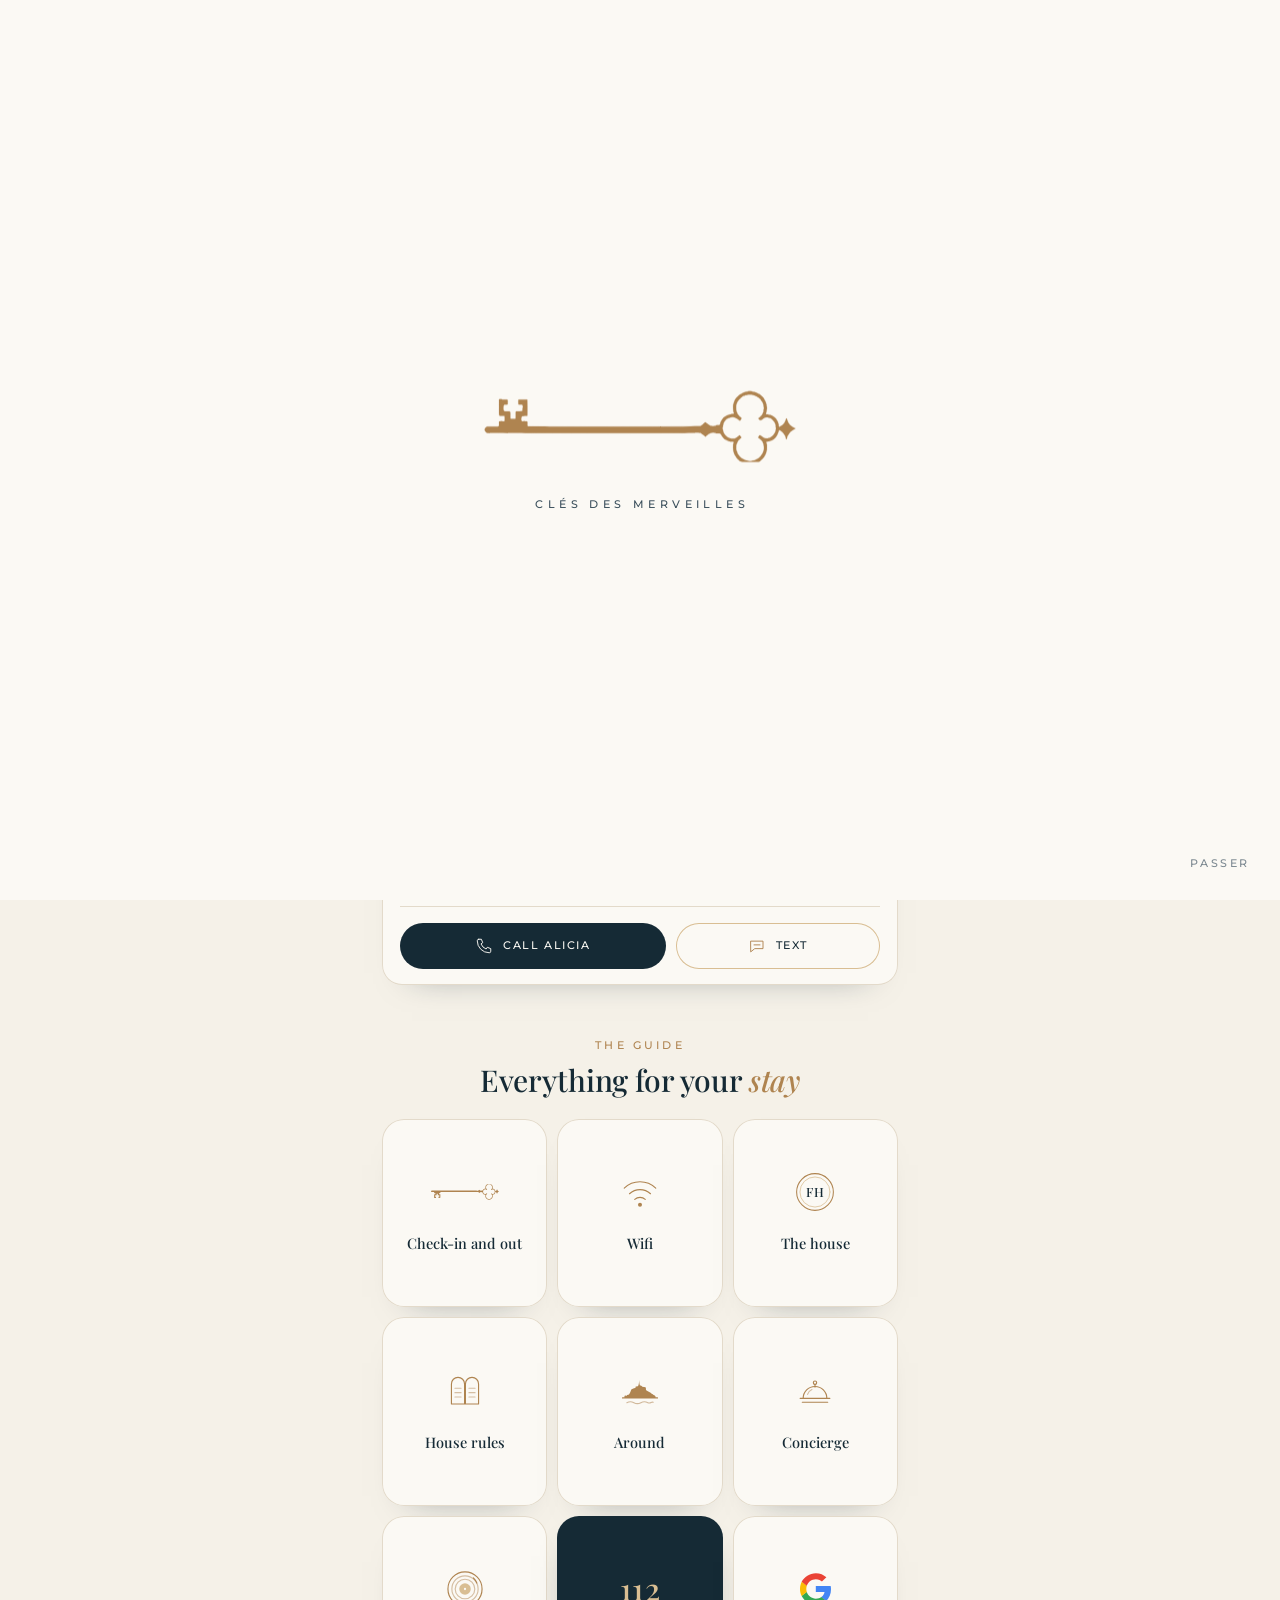
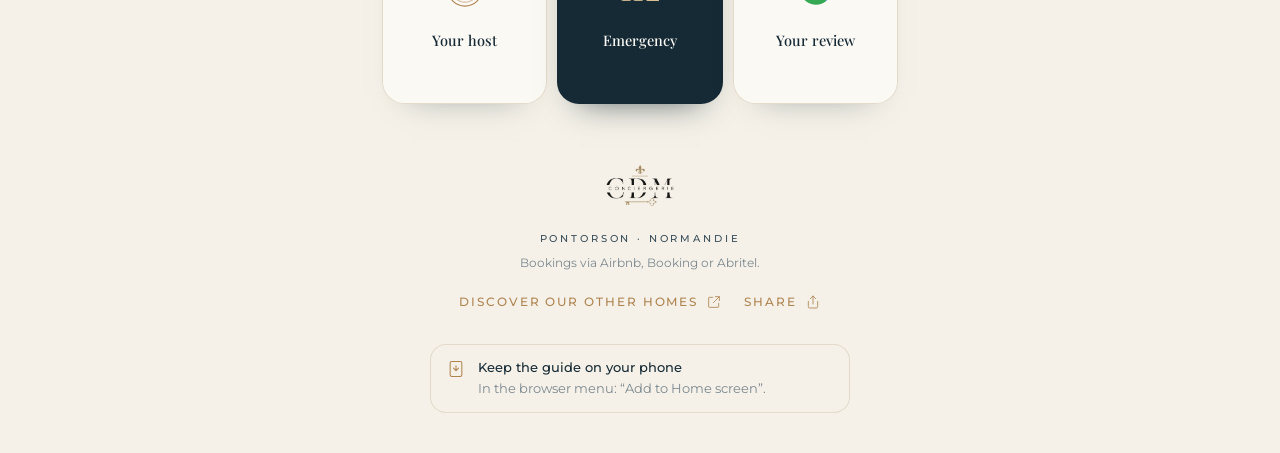
<file: index.html>
<!doctype html>
<html lang="fr">
<head>
<meta charset="utf-8">
<meta name="viewport" content="width=device-width, initial-scale=1, viewport-fit=cover">
<title>Fun House · Livret d'accueil</title>
<meta name="description" content="Le livret d'accueil de la Fun House, à Moidrey : wifi, arrivée et départ, règles de la maison, bonnes adresses et contact de la conciergerie Clés des Merveilles.">
<meta name="robots" content="noindex, nofollow">
<meta name="theme-color" content="#F5F1E8">
<meta name="color-scheme" content="light">
<meta name="apple-mobile-web-app-capable" content="yes">
<meta name="mobile-web-app-capable" content="yes">
<meta name="apple-mobile-web-app-status-bar-style" content="default">
<meta name="apple-mobile-web-app-title" content="Fun House">
<meta name="format-detection" content="telephone=no">

<!-- Aperçu du lien dans iMessage, WhatsApp, Messenger -->
<meta property="og:type" content="website">
<meta property="og:title" content="Fun House · Livret d'accueil">
<meta property="og:description" content="Wifi, arrivée et départ, règles de la maison, bonnes adresses : tout votre séjour, dans votre poche.">
<meta property="og:image" content="https://tomhodet.github.io/funhouse/img/og.jpg">
<meta property="og:image:width" content="1200">
<meta property="og:image:height" content="630">
<meta property="og:url" content="https://tomhodet.github.io/funhouse/">
<meta property="og:locale" content="fr_FR">
<meta name="twitter:card" content="summary_large_image">

<link rel="manifest" href="manifest.webmanifest">
<link rel="icon" type="image/png" sizes="64x64" href="icons/favicon-64.png">
<link rel="apple-touch-icon" href="icons/apple-touch-icon.png">
<link rel="preload" href="fonts/playfair-display-latin-500-normal.woff2" as="font" type="font/woff2" crossorigin>
<link rel="preload" href="fonts/playfair-display-latin-500-italic.woff2" as="font" type="font/woff2" crossorigin>
<link rel="preload" href="fonts/montserrat-latin-500-normal.woff2" as="font" type="font/woff2" crossorigin>

<link rel="stylesheet" href="styles.css?v=4">
</head>
<body>
<script>document.documentElement.classList.add('js');</script>

<!-- Ouverture : la clé se dessine, tourne dans la serrure, les portes s'ouvrent -->
<div id="ouverture" aria-hidden="true">
  <div class="porte gauche"></div>
  <div class="porte droite"></div>
  <div class="ouv-centre">
    <svg class="ouv-cle" viewBox="0 0 843 210"><path id="ouv-cle-path" d=""/></svg>
    <p class="ouv-mot">Clés des Merveilles</p>
  </div>
  <button type="button" class="ouv-passer" id="ouv-passer">Passer</button>
</div>

<div class="app" id="app">
  <header class="haut">
    <img class="haut-logo" src="img/logo-cdm.png" alt="CDM Conciergerie, Clés des Merveilles" width="790" height="316">
    <div class="langues" role="group" aria-label="Langue / Language">
      <button type="button" data-lang="fr" aria-pressed="true">FR</button>
      <span aria-hidden="true">·</span>
      <button type="button" data-lang="en" aria-pressed="false">EN</button>
    </div>
  </header>
  <main id="accueil"></main>
</div>

<div id="pages"></div>
<div class="lightbox" id="lightbox" role="dialog" aria-modal="true" aria-label="Photos"></div>
<div class="toast" id="toast" role="status" aria-live="polite"></div>

<noscript>
  <div style="padding:24px;font-family:Arial,sans-serif;background:#F5F1E8;color:#152A35">
    <h1>Fun House</h1>
    <p>Wifi : BBOX-E0B1A021 · mot de passe : PnJfz9CNZT2bJd76LJ</p>
    <p>Alicia, Conciergerie Clés des Merveilles : 06 40 57 18 82</p>
    <p>Urgences : 112 · SAMU 15 · Pompiers 18 · Police 17</p>
  </div>
</noscript>

<script src="content.js?v=4"></script>
<script src="cle.js" defer></script>
<script src="qrcode.min.js" defer></script>
<script src="app.js?v=4" defer></script>
</body>
</html>
</file>
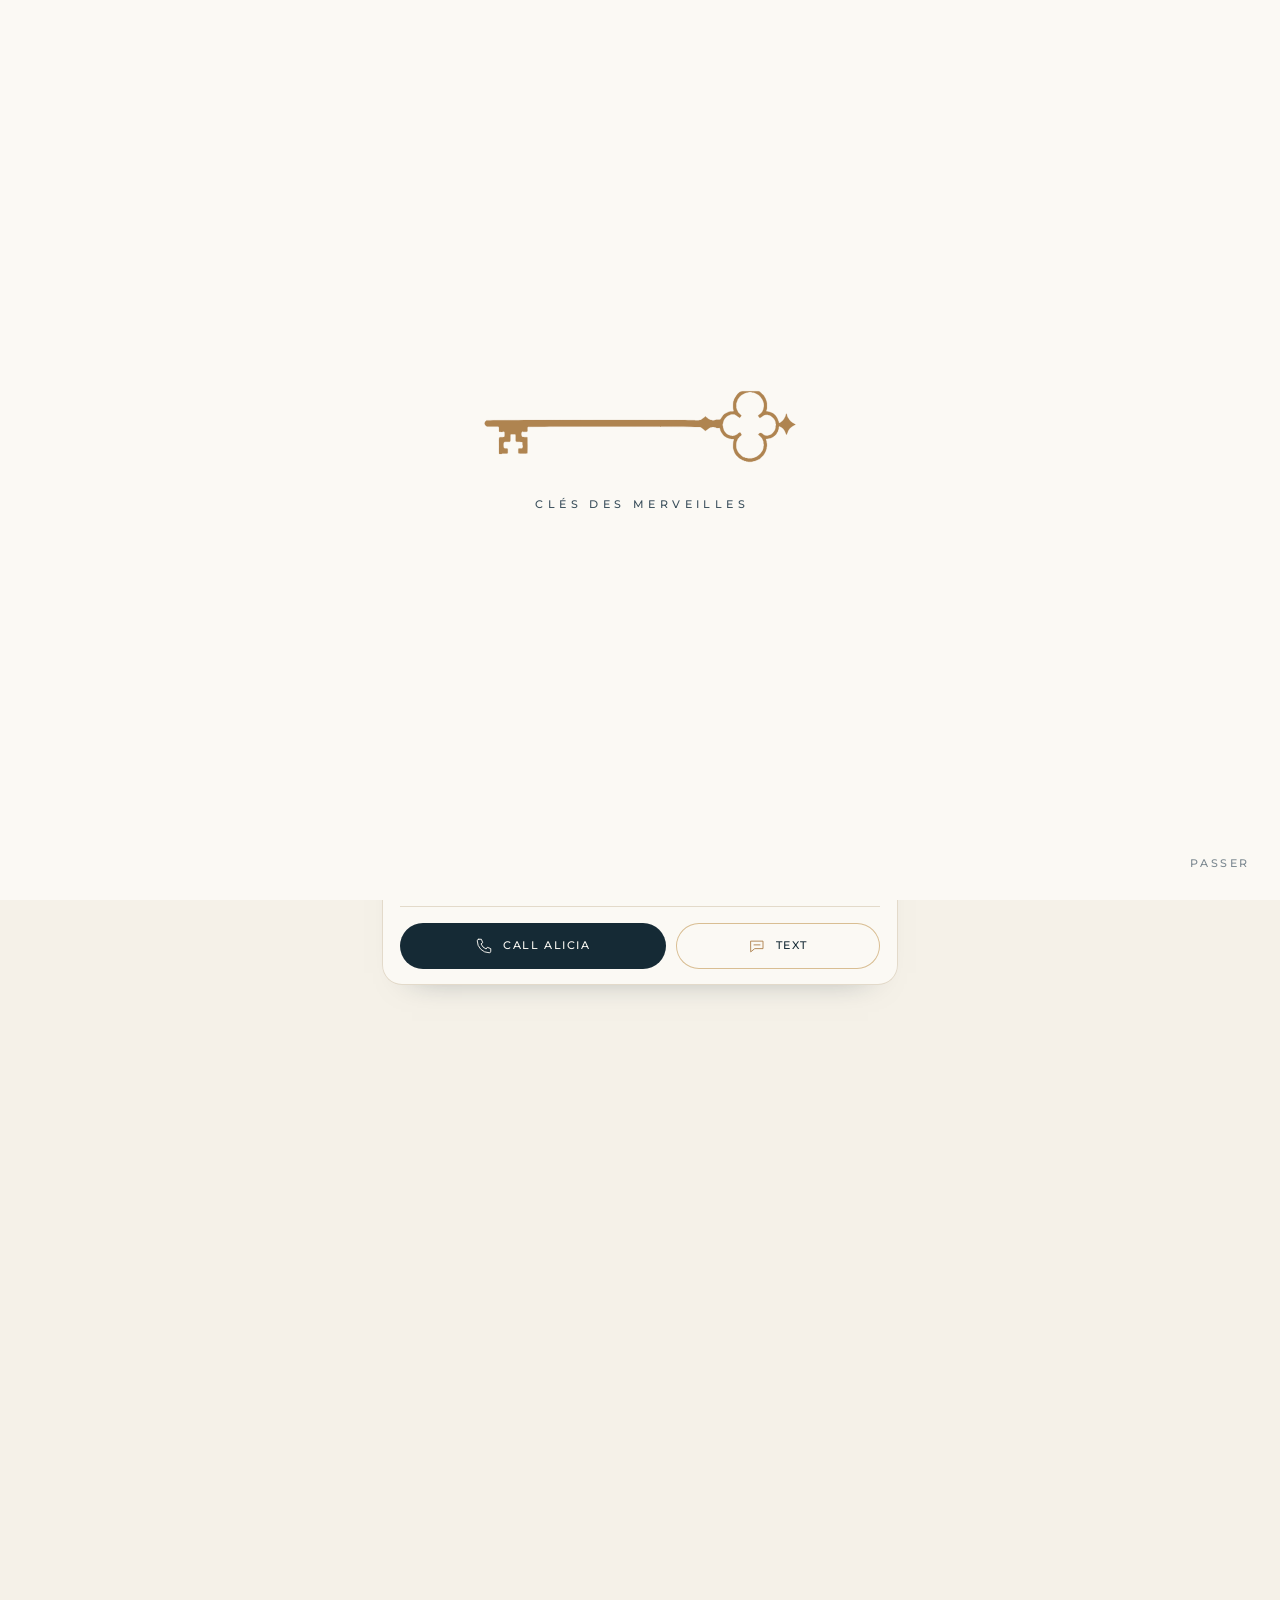
<file: funhouse-app-netlify/index.html>
<!doctype html>
<html lang="fr">
<head>
<meta charset="utf-8">
<meta name="viewport" content="width=device-width, initial-scale=1">
<title>Fun House · Livret d'accueil</title>
<meta name="robots" content="noindex, nofollow">
<meta name="theme-color" content="#F5F1E8">
<meta property="og:type" content="website">
<meta property="og:title" content="Fun House · Livret d'accueil">
<meta property="og:description" content="Wifi, arrivée et départ, règles de la maison, bonnes adresses : tout votre séjour, dans votre poche.">
<meta property="og:image" content="https://tomhodet.github.io/funhouse/img/og.jpg">
<meta property="og:url" content="https://tomhodet.github.io/funhouse/">
<link rel="canonical" href="https://tomhodet.github.io/funhouse/">
<meta http-equiv="refresh" content="1; url=../">
<style>html,body{margin:0;height:100%;background:#F5F1E8}</style>
<script>
  /* Ancienne adresse du livret : on retire l'ancien service worker puis on renvoie vers la nouvelle version. */
  (function () {
    var cible = '../' + location.search + location.hash;
    try {
      if ('serviceWorker' in navigator) {
        navigator.serviceWorker.getRegistrations().then(function (rs) {
          return Promise.all(rs.filter(function (r) { return r.scope.indexOf('/funhouse-app-netlify/') > -1; }).map(function (r) { return r.unregister(); }));
        }).catch(function () {}).then(function () { location.replace(cible); });
        setTimeout(function () { location.replace(cible); }, 400);
        return;
      }
    } catch (e) {}
    location.replace(cible);
  })();
</script>
</head>
<body></body>
</html>
</file>
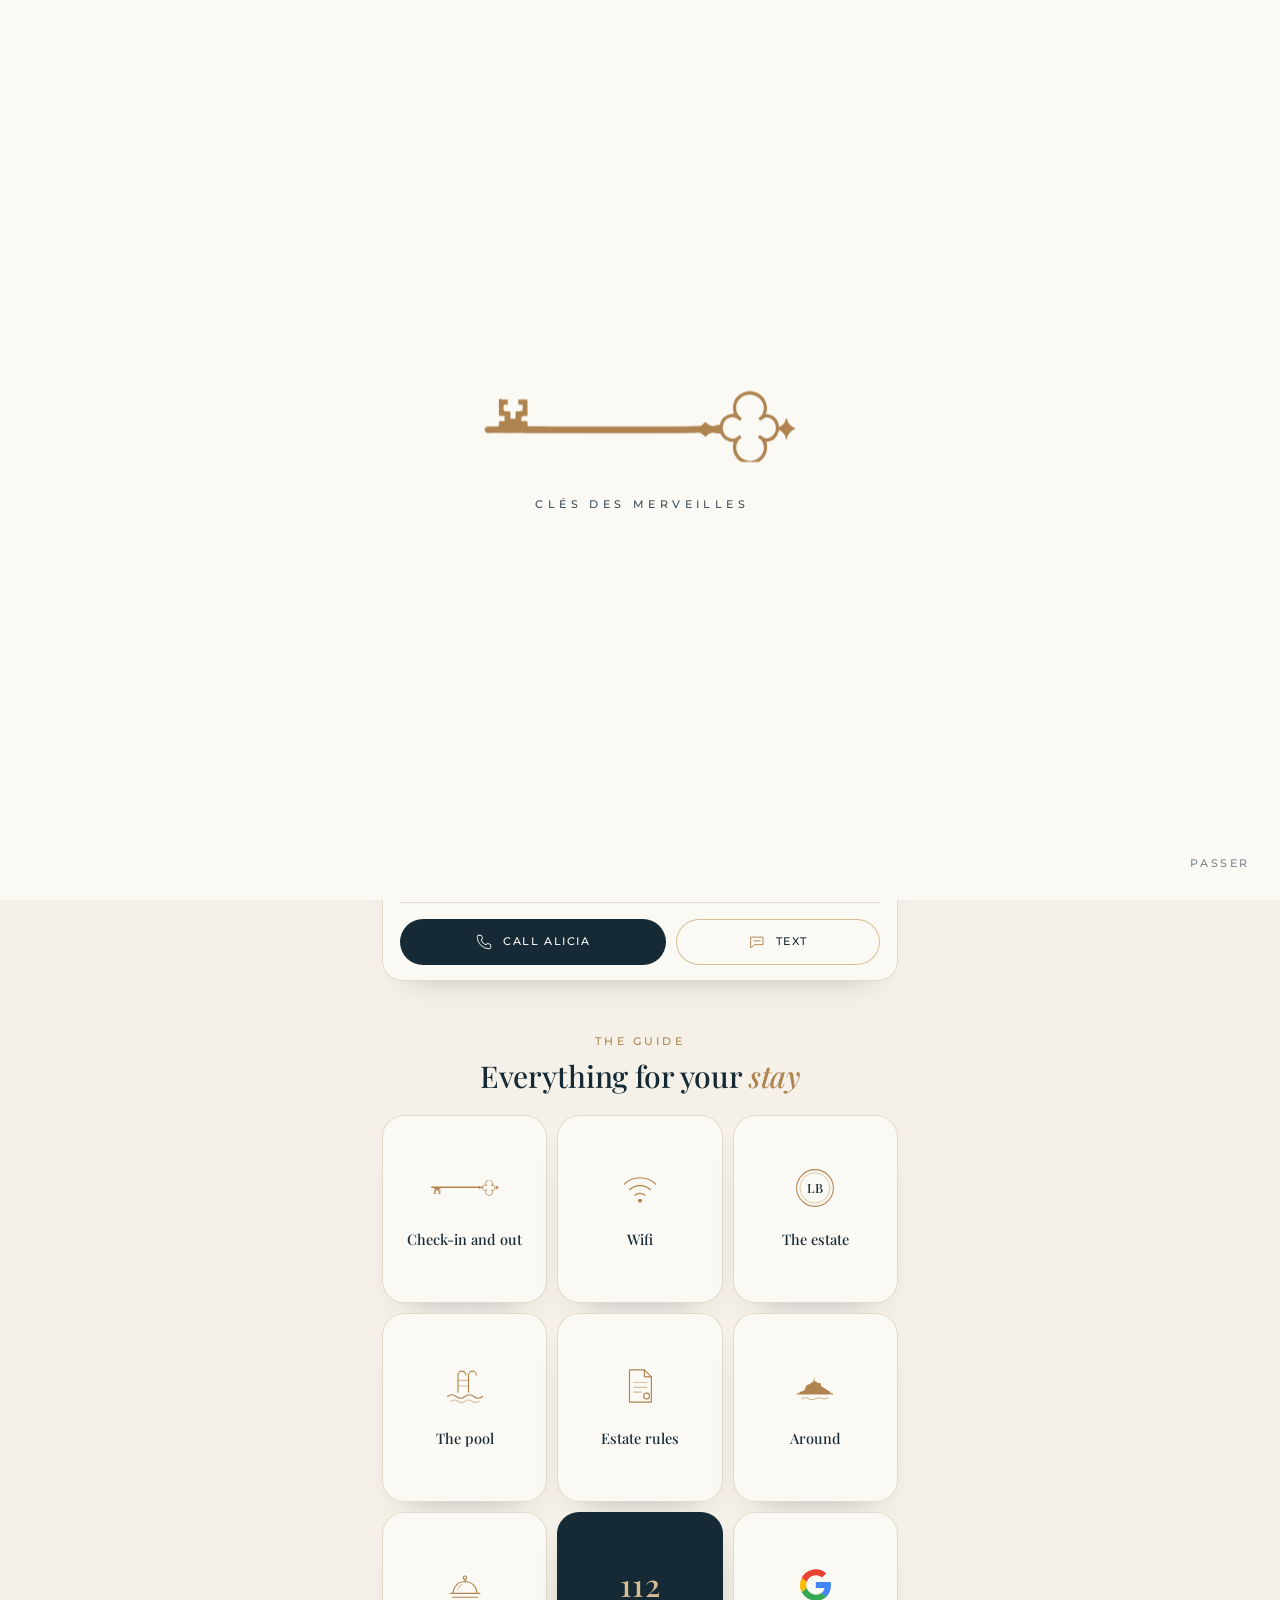
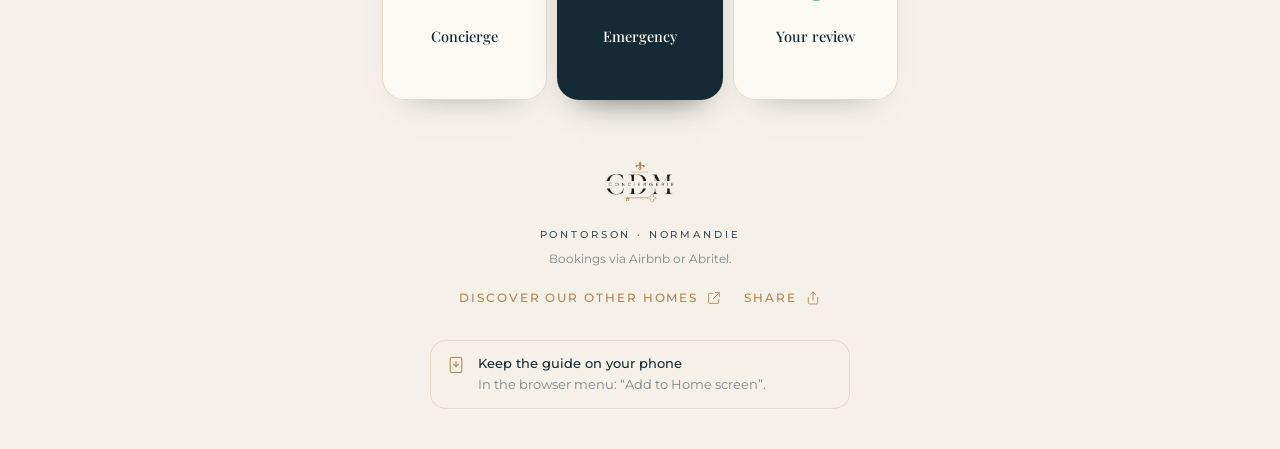
<file: lodges-de-la-baie/index.html>
<!doctype html>
<html lang="fr">
<head>
<meta charset="utf-8">
<meta name="viewport" content="width=device-width, initial-scale=1, viewport-fit=cover">
<title>Les Lodges de la Baie · Livret d'accueil</title>
<meta name="description" content="Le livret d'accueil des Lodges de la Baie, à Servon : arrivée, wifi, piscine, règles du domaine, bonnes adresses et contact de la conciergerie Clés des Merveilles.">
<meta name="robots" content="noindex, nofollow">
<meta name="theme-color" content="#F5F1E8">
<meta name="color-scheme" content="light">
<meta name="apple-mobile-web-app-capable" content="yes">
<meta name="mobile-web-app-capable" content="yes">
<meta name="apple-mobile-web-app-status-bar-style" content="default">
<meta name="apple-mobile-web-app-title" content="Lodges de la Baie">
<meta name="format-detection" content="telephone=no">

<!-- Aperçu du lien dans iMessage, WhatsApp, Messenger -->
<meta property="og:type" content="website">
<meta property="og:title" content="Les Lodges de la Baie · Livret d'accueil">
<meta property="og:description" content="Arrivée, piscine, règles du domaine, bonnes adresses : tout votre séjour, dans votre poche.">
<meta property="og:image" content="https://tomhodet.github.io/funhouse/lodges-de-la-baie/img/og.jpg">
<meta property="og:image:width" content="1200">
<meta property="og:image:height" content="630">
<meta property="og:url" content="https://tomhodet.github.io/funhouse/lodges-de-la-baie/">
<meta property="og:locale" content="fr_FR">
<meta name="twitter:card" content="summary_large_image">

<link rel="manifest" href="manifest.webmanifest">
<link rel="icon" type="image/png" sizes="64x64" href="icons/favicon-64.png">
<link rel="apple-touch-icon" href="icons/apple-touch-icon.png">
<link rel="preload" href="fonts/playfair-display-latin-500-normal.woff2" as="font" type="font/woff2" crossorigin>
<link rel="preload" href="fonts/playfair-display-latin-500-italic.woff2" as="font" type="font/woff2" crossorigin>
<link rel="preload" href="fonts/montserrat-latin-500-normal.woff2" as="font" type="font/woff2" crossorigin>

<link rel="preload" href="img/arche-piscine.webp" as="image" type="image/webp" fetchpriority="high">
<link rel="stylesheet" href="styles.css?v=2">
</head>
<body>
<script>document.documentElement.classList.add('js');</script>

<!-- Ouverture : la clé se dessine, tourne dans la serrure, les portes s'ouvrent -->
<div id="ouverture" aria-hidden="true">
  <div class="porte gauche"></div>
  <div class="porte droite"></div>
  <div class="ouv-centre">
    <svg class="ouv-cle" viewBox="0 0 843 210"><path id="ouv-cle-path" d=""/></svg>
    <p class="ouv-mot">Clés des Merveilles</p>
  </div>
  <button type="button" class="ouv-passer" id="ouv-passer">Passer</button>
</div>

<div class="app" id="app">
  <header class="haut">
    <img class="haut-logo" src="img/logo-cdm.png" alt="CDM Conciergerie, Clés des Merveilles" width="790" height="316">
    <div class="langues" role="group" aria-label="Langue / Language">
      <button type="button" data-lang="fr" aria-pressed="true">FR</button>
      <span aria-hidden="true">·</span>
      <button type="button" data-lang="en" aria-pressed="false">EN</button>
    </div>
  </header>
  <main id="accueil"></main>
</div>

<div id="pages"></div>
<div class="lightbox" id="lightbox" role="dialog" aria-modal="true" aria-label="Photos"></div>
<div class="toast" id="toast" role="status" aria-live="polite"></div>

<noscript>
  <div style="padding:24px;font-family:Arial,sans-serif;background:#F5F1E8;color:#152A35">
    <h1>Les Lodges de la Baie</h1>
    <p>La Bretêche, 50170 Servon</p>
    <p>Alicia, Conciergerie Clés des Merveilles : 06 40 57 18 82</p>
    <p>Urgences : 112 · SAMU 15 · Pompiers 18 · Police 17</p>
  </div>
</noscript>

<script src="content.js?v=3"></script>
<script src="cle.js" defer></script>
<script src="qrcode.min.js" defer></script>
<script src="app.js?v=2" defer></script>
</body>
</html>
</file>
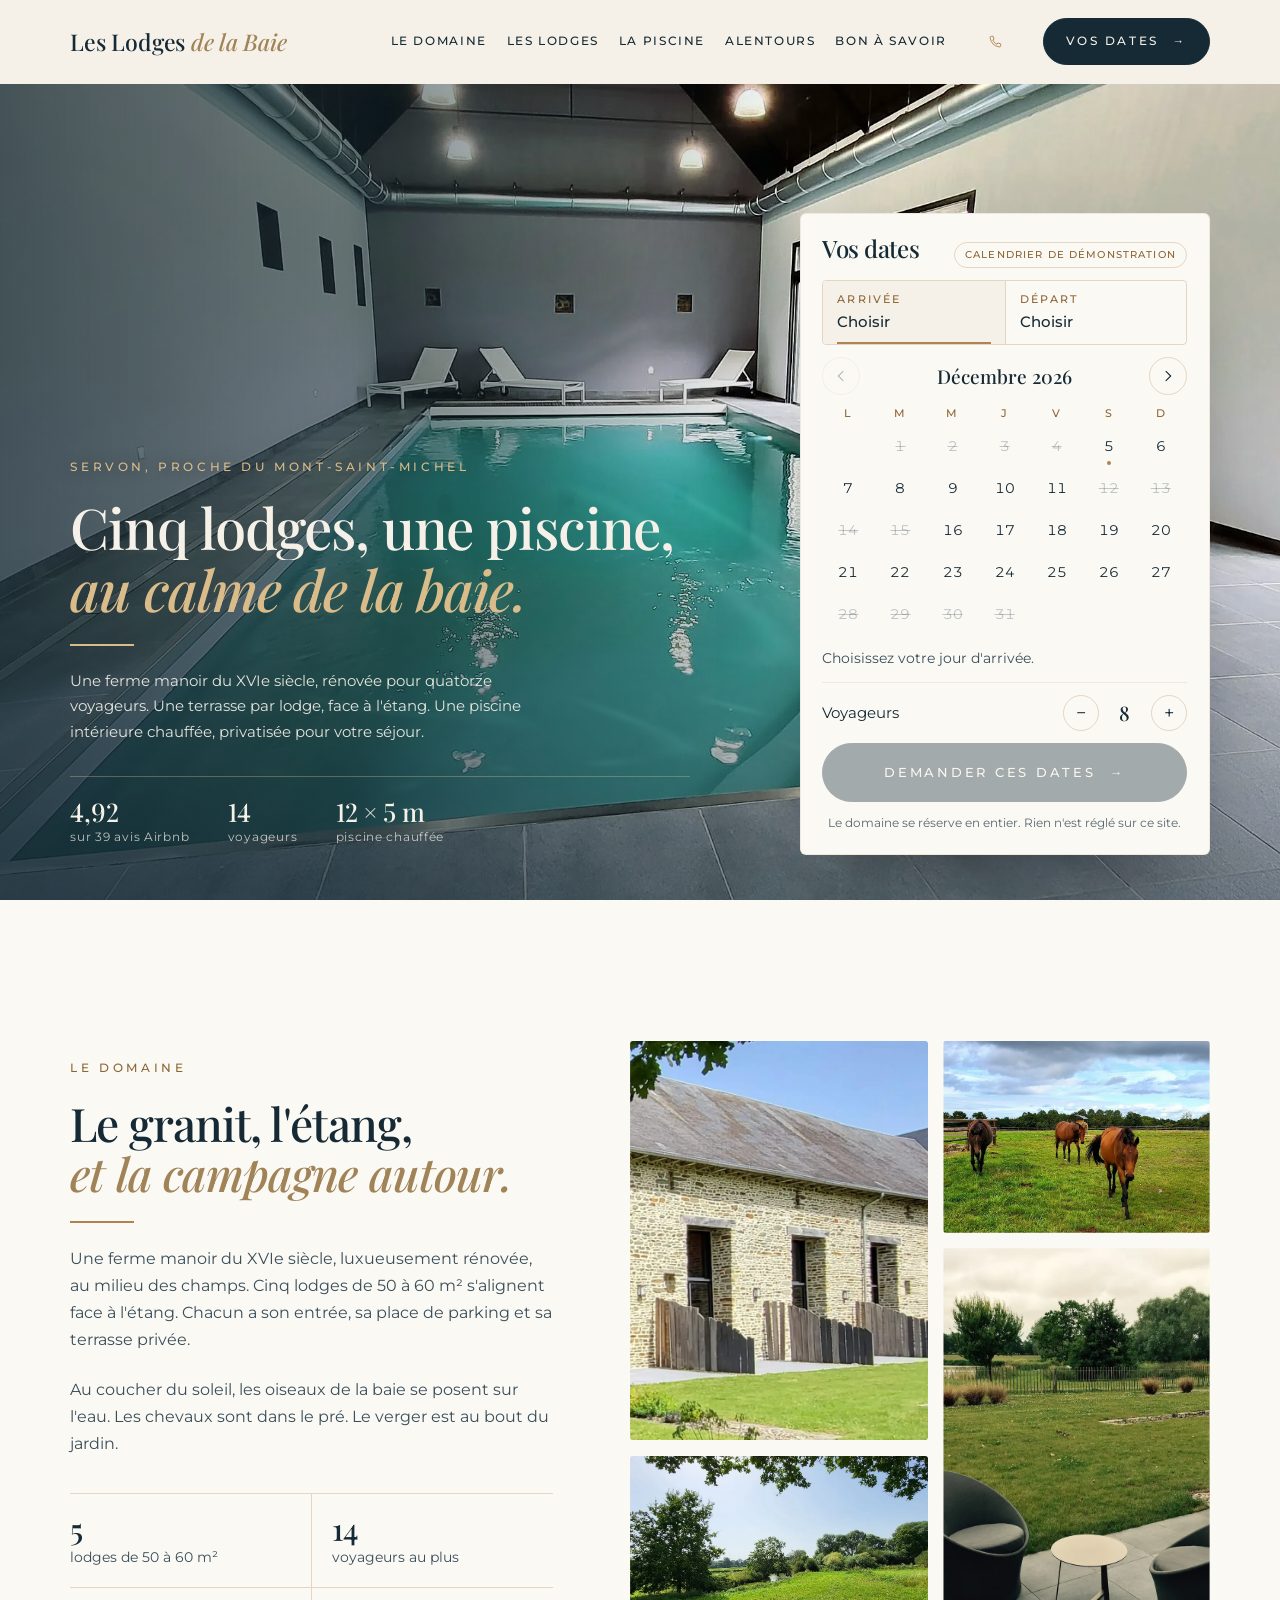
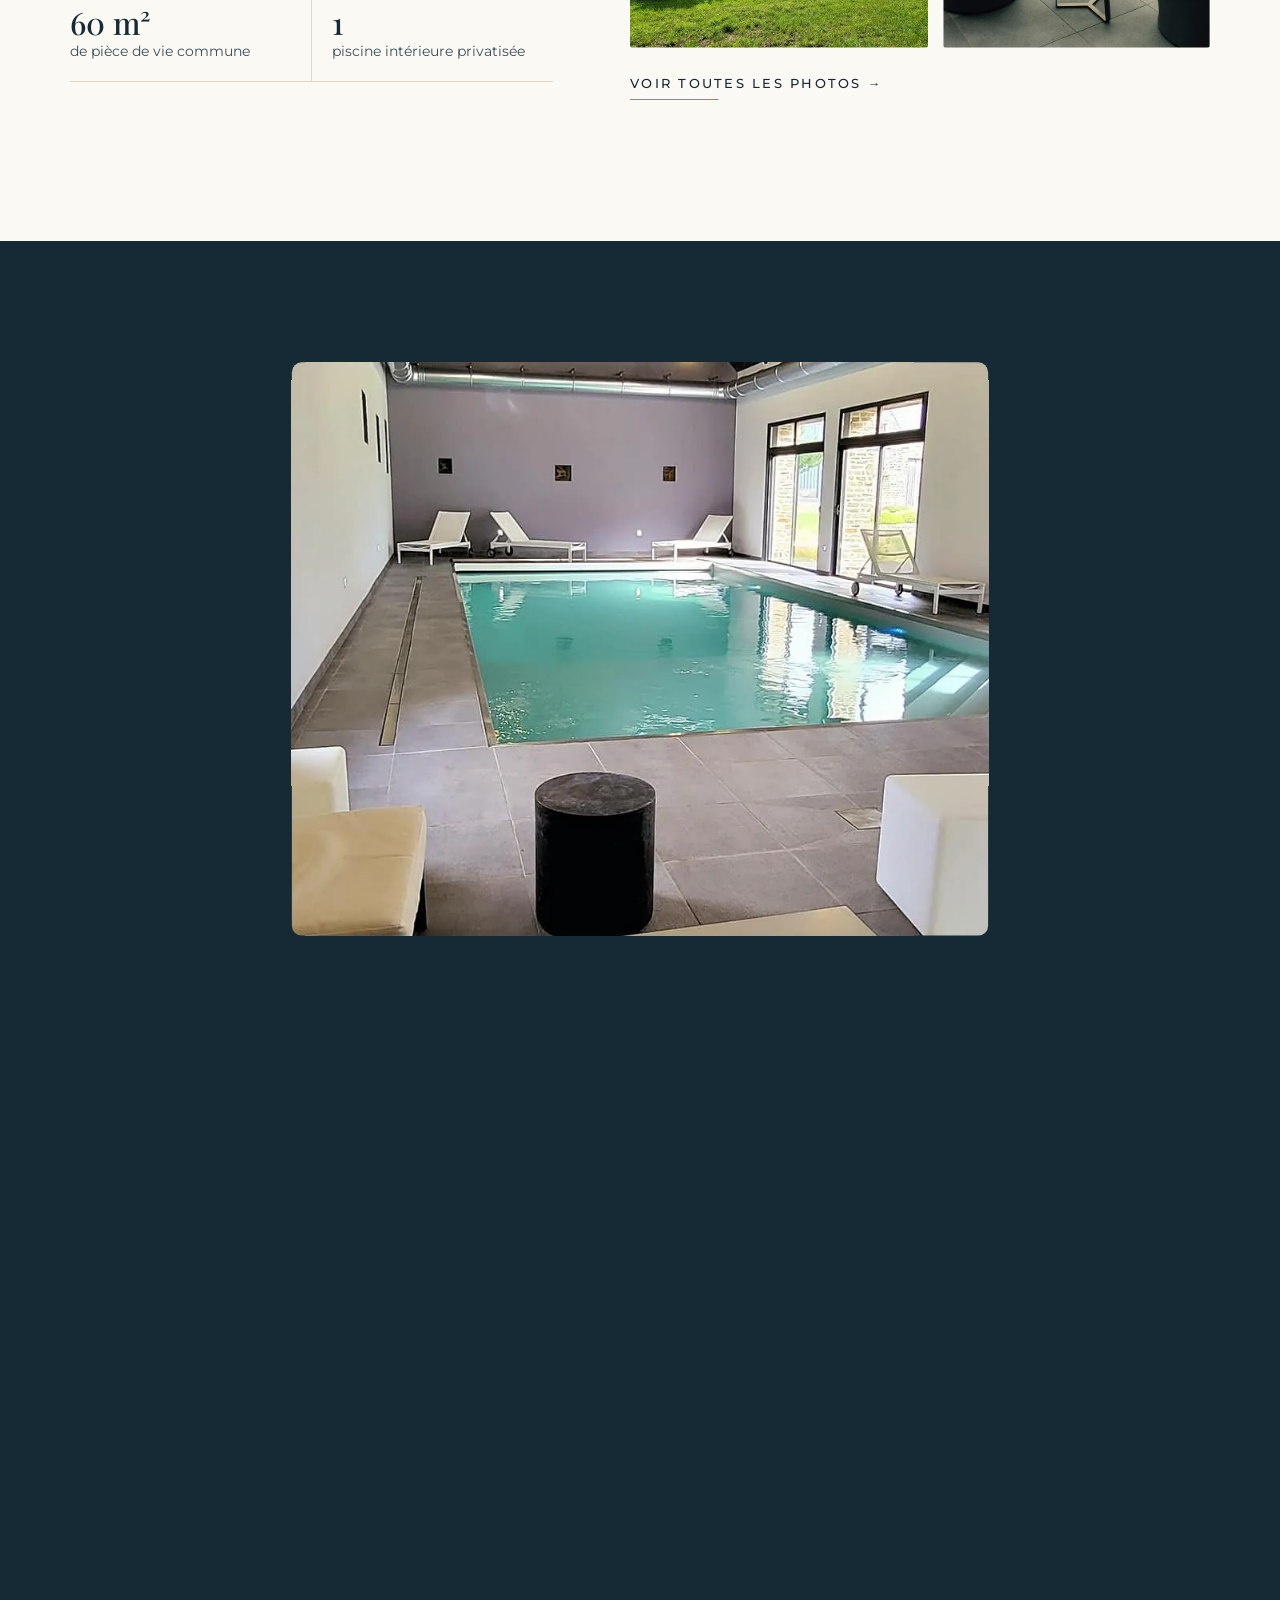
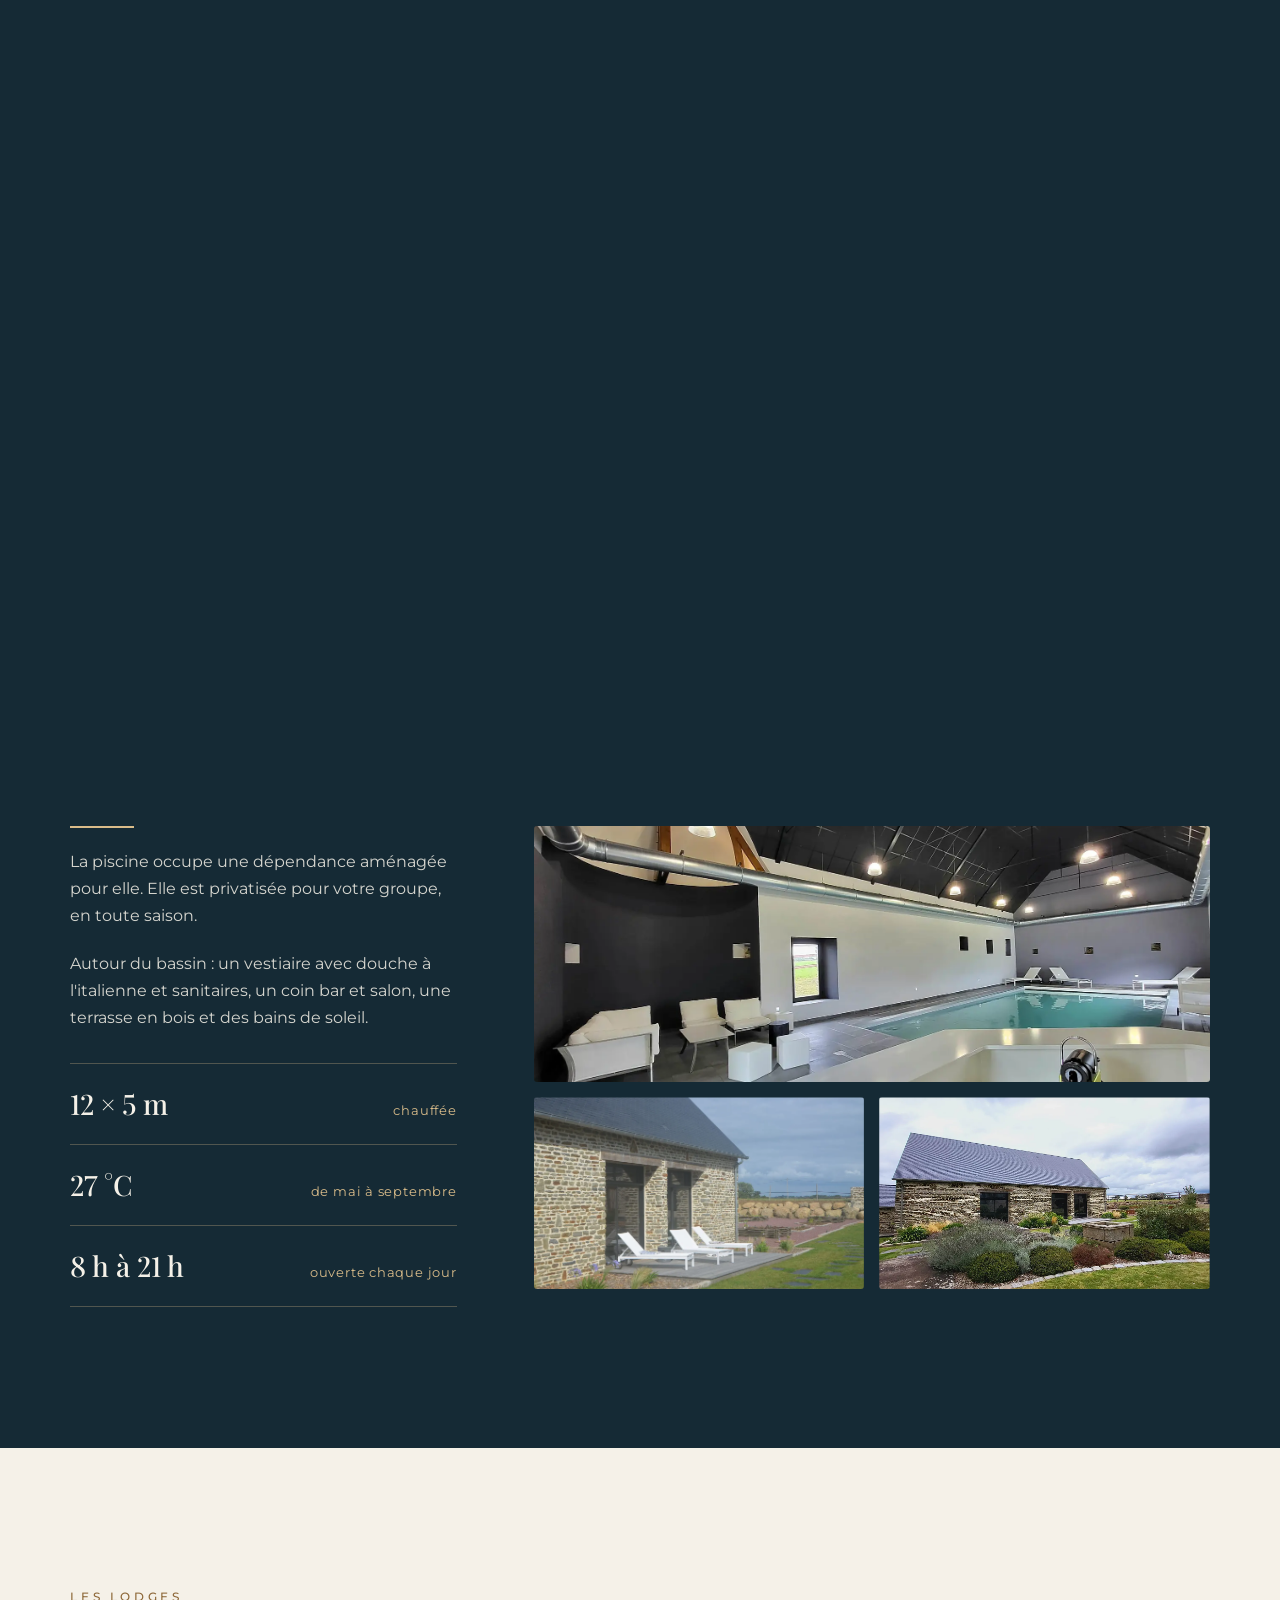
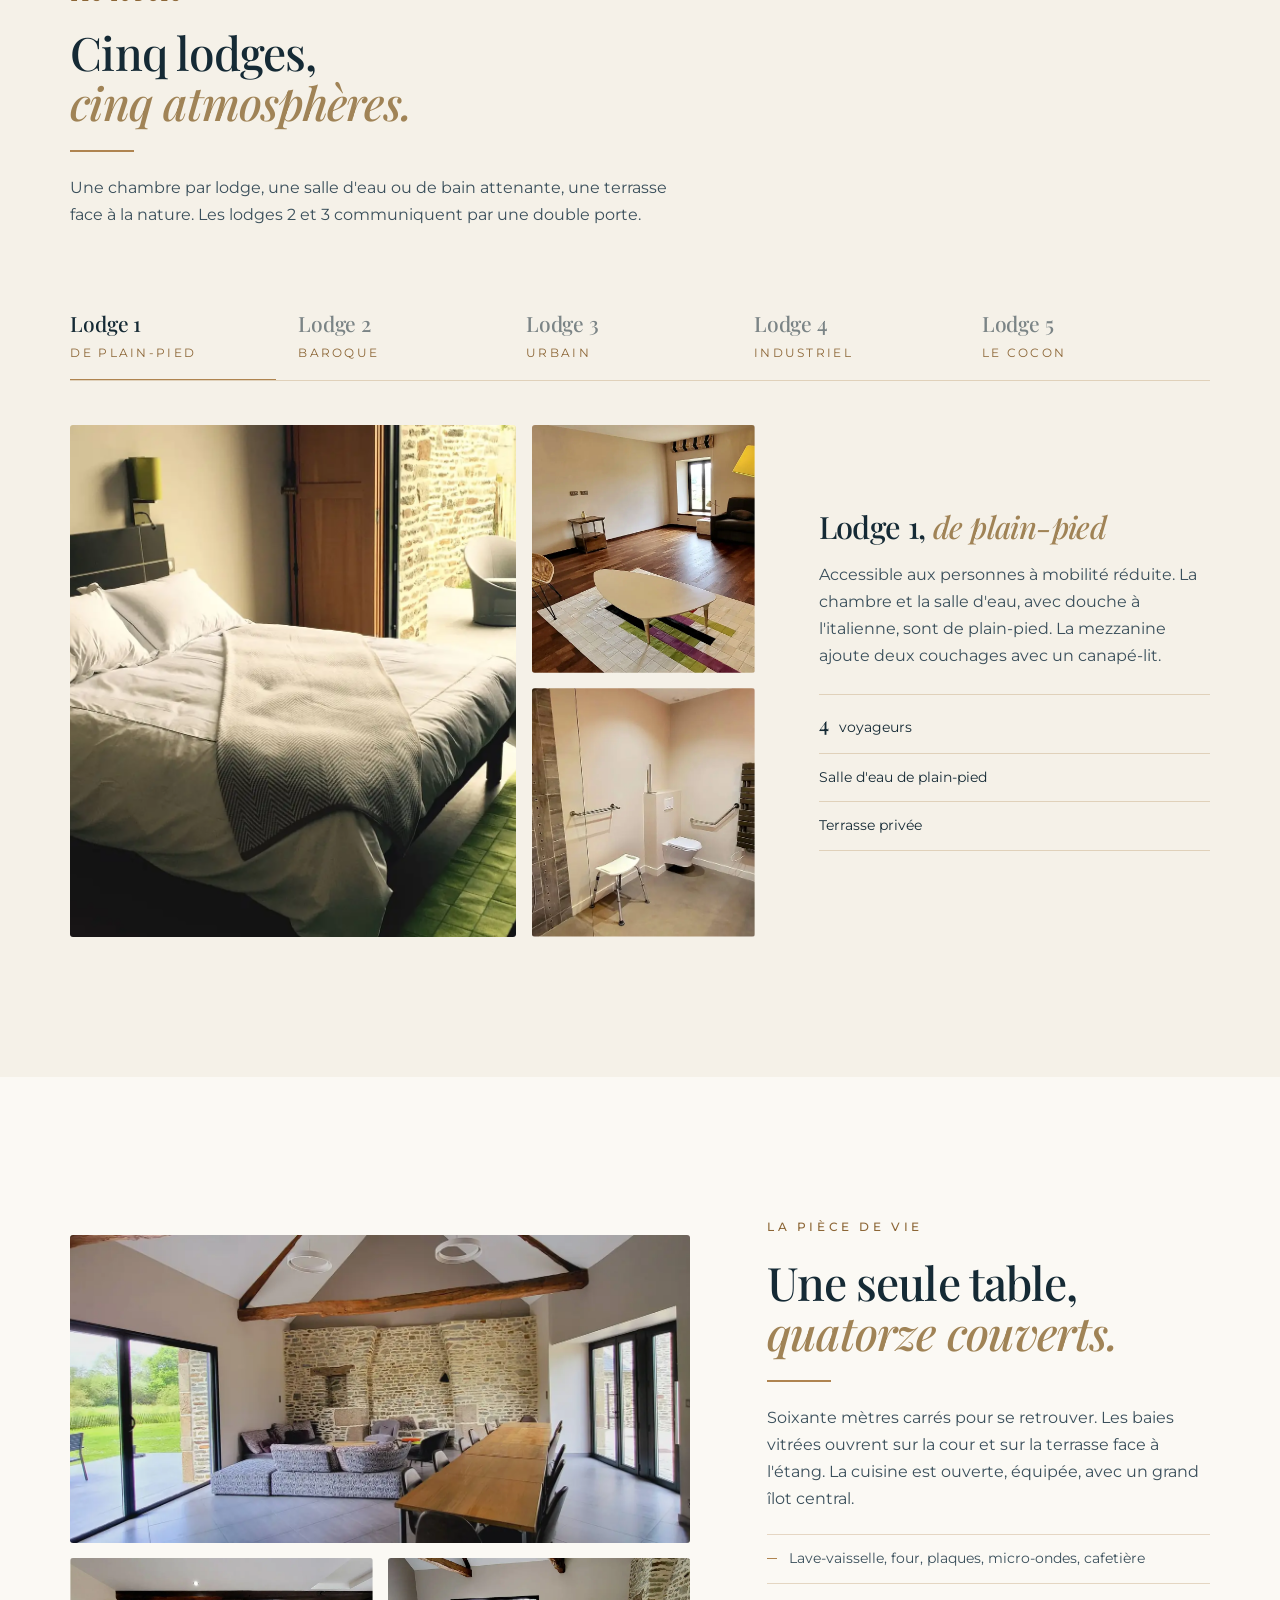
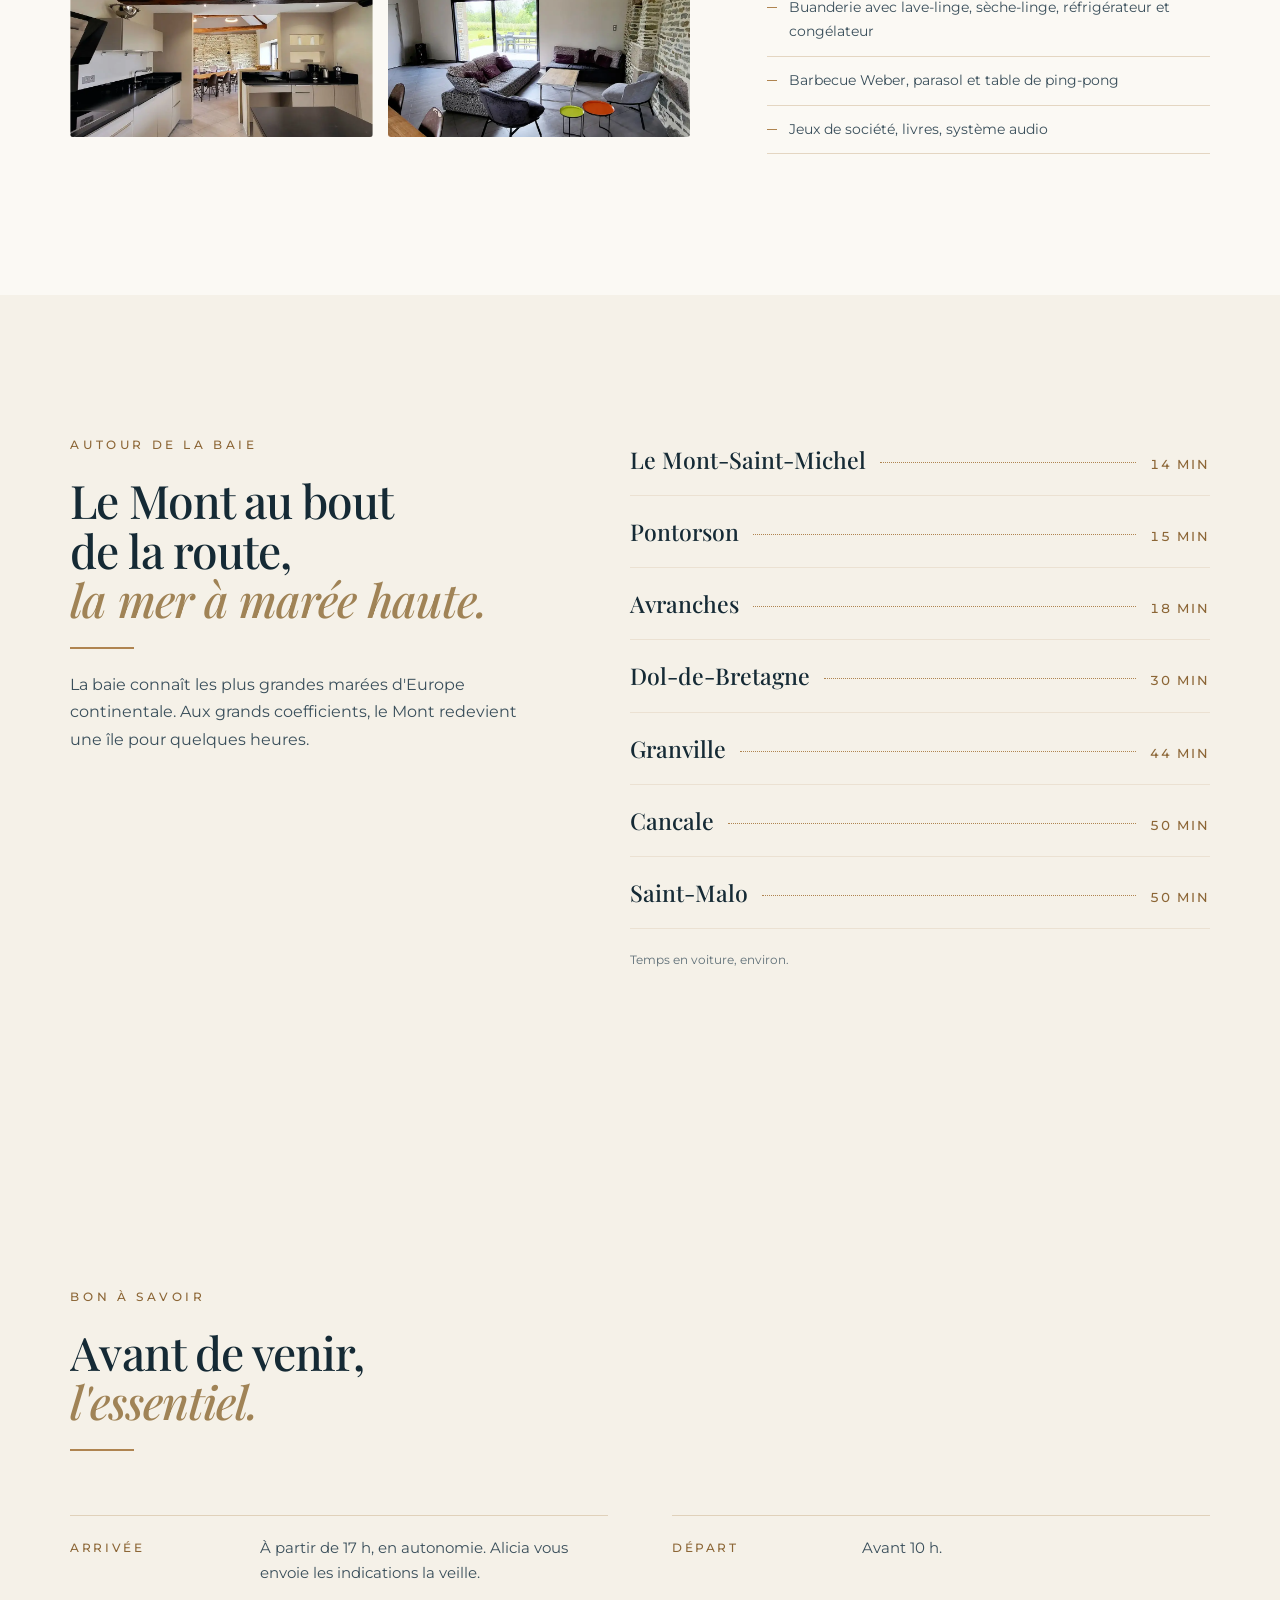
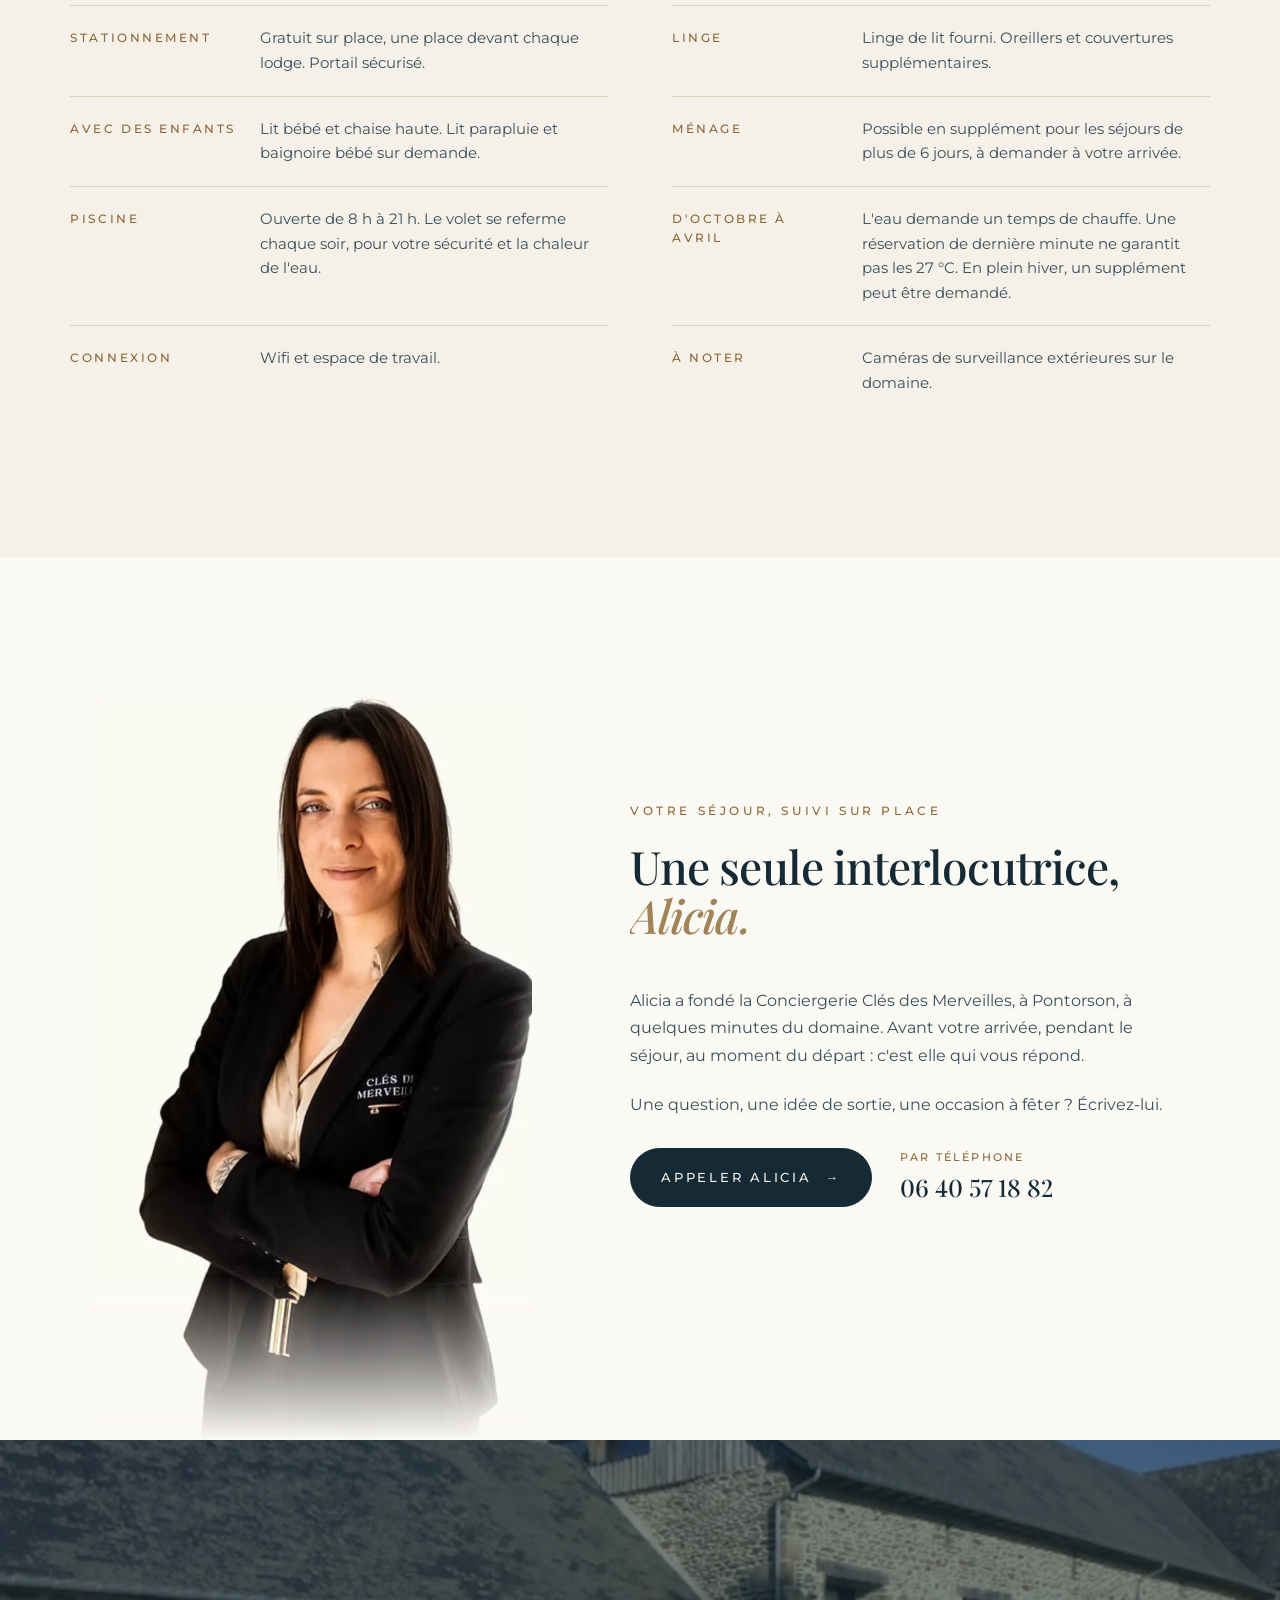
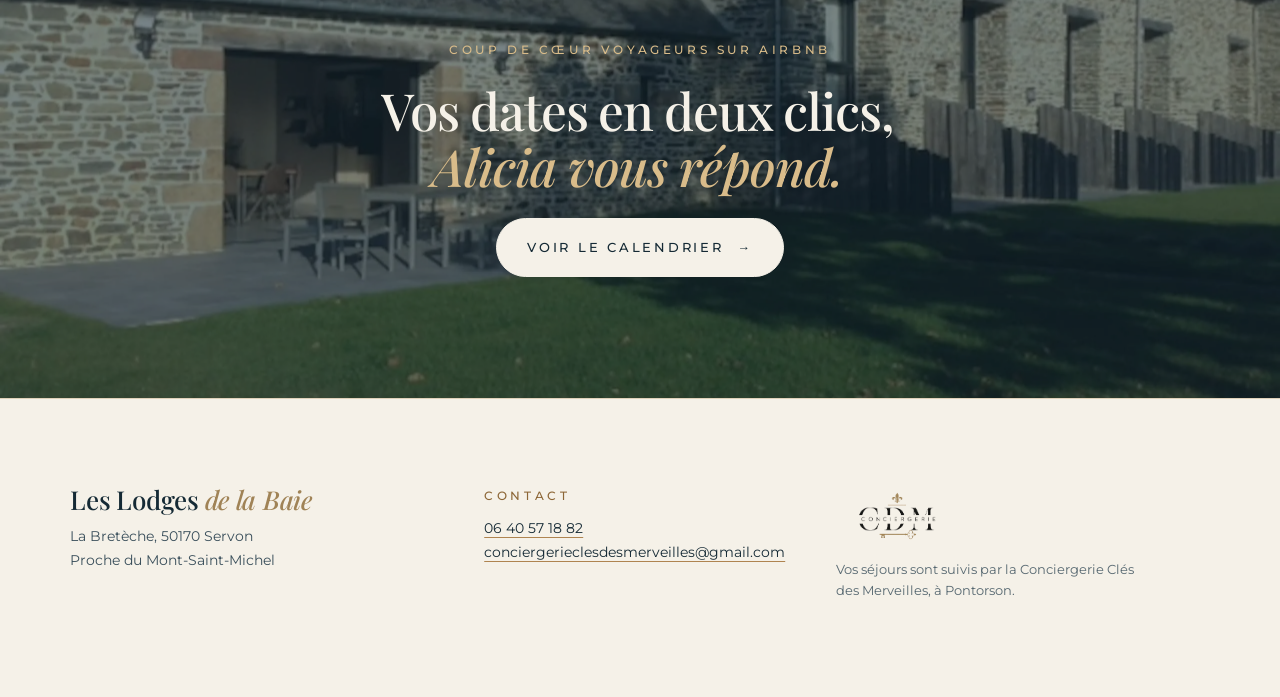
<file: site-lodges/index.html>
<!doctype html>
<html lang="fr">
<head>
<meta charset="utf-8">
<meta name="viewport" content="width=device-width, initial-scale=1, viewport-fit=cover">
<title>Les Lodges de la Baie · Cinq lodges et une piscine intérieure, proche du Mont-Saint-Michel</title>
<meta name="description" content="Une ferme manoir du XVIe siècle rénovée à Servon, proche du Mont-Saint-Michel. Cinq lodges avec terrasse face à l'étang, une pièce de vie de 60 m² et une piscine intérieure chauffée. Jusqu'à 14 voyageurs.">
<meta name="robots" content="noindex, nofollow">
<meta name="theme-color" content="#F5F1E8">
<link rel="icon" href="data:image/svg+xml,%3Csvg xmlns='http://www.w3.org/2000/svg' viewBox='0 0 64 64'%3E%3Crect width='64' height='64' rx='14' fill='%23152A35'/%3E%3Ctext x='32' y='45' font-family='Georgia,serif' font-style='italic' font-size='38' text-anchor='middle' fill='%23D9BC8A'%3EL%3C/text%3E%3C/svg%3E">
<link rel="stylesheet" href="vendor/lenis.css">
<link rel="stylesheet" href="styles.css">
</head>
<body>
<a class="evitement" href="#contenu">Aller au contenu</a>

<header class="entete" id="entete">
  <a class="marque" href="#haut" aria-label="Les Lodges de la Baie, retour en haut de page">Les Lodges <em>de la Baie</em></a>
  <nav class="nav" aria-label="Navigation principale">
    <a href="#domaine">Le domaine</a>
    <a href="#lodges">Les lodges</a>
    <a href="#piscine">La piscine</a>
    <a href="#alentours">Alentours</a>
    <a href="#pratique">Bon à savoir</a>
  </nav>
  <a class="entete-tel" href="tel:+33640571882" aria-label="Appeler Alicia au 06 40 57 18 82"><svg viewBox="0 0 24 24" aria-hidden="true"><path d="M6.6 3.5h2.6l1.4 4.1-2 1.4a12 12 0 0 0 6.4 6.4l1.4-2 4.1 1.4v2.6a2 2 0 0 1-2.2 2A16.8 16.8 0 0 1 4.6 5.7a2 2 0 0 1 2-2.2z"/></svg><span>06 40 57 18 82</span></a>
  <a class="btn btn-petit" href="#reserver">Vos dates <span class="fleche" aria-hidden="true">→</span></a>
</header>

<main id="contenu">

<!-- ============ Ouverture : la photo du domaine et le calendrier tout de suite ============ -->
<section class="ouverture" id="haut" aria-labelledby="titre-ouverture">
  <div class="ouverture-photo" aria-hidden="true">
    <div class="ouverture-film" id="ouverture-film">
      <img id="eau-img" src="img/59.webp" alt="" width="2560" height="1183" fetchpriority="high" decoding="async">
      <canvas id="eau" class="eau"></canvas>
    </div>
  </div>
  <div class="ouverture-voile" aria-hidden="true"></div>

  <div class="ouverture-grille">
    <div class="ouverture-texte">
      <p class="libelle sur-sombre" data-entree="1">Servon, <span class="insecable">proche du Mont-Saint-Michel</span></p>
      <h1 id="titre-ouverture">
        <span class="ligne"><span>Cinq lodges, une piscine,</span></span>
        <span class="ligne"><span><em>au calme de la baie.</em></span></span>
      </h1>
      <hr class="filet" data-entree="2">
      <p class="accroche" data-entree="3">Une ferme manoir du XVIe siècle, rénovée pour quatorze voyageurs. Une terrasse par lodge, face à l'étang. Une piscine intérieure chauffée, privatisée pour votre séjour.</p>
      <ul class="reperes" data-entree="4">
        <li><strong>4,92</strong><span>sur 39 avis Airbnb</span></li>
        <li><strong>14</strong><span>voyageurs</span></li>
        <li><strong>12 × 5 m</strong><span>piscine chauffée</span></li>
      </ul>
    </div>

    <!-- Carte de réservation -->
    <aside class="resa" id="reserver" aria-labelledby="titre-resa">
      <div class="resa-tete">
        <h2 id="titre-resa" class="resa-titre">Vos dates</h2>
        <span class="demo" title="Disponibilités fictives, en attendant le branchement du vrai calendrier">Calendrier de démonstration</span>
      </div>

      <div class="resa-cases">
        <div class="case actif" id="case-arrivee"><small>Arrivée</small><b id="val-arrivee">Choisir</b></div>
        <div class="case" id="case-depart"><small>Départ</small><b id="val-depart">Choisir</b></div>
      </div>

      <div class="cal">
        <div class="cal-tete">
          <button type="button" class="cal-fleche" id="mois-prec" aria-label="Mois précédent"><svg viewBox="0 0 24 24" aria-hidden="true"><path d="M15 5l-7 7 7 7"/></svg></button>
          <p class="cal-mois" id="mois-nom" aria-live="polite">&nbsp;</p>
          <button type="button" class="cal-fleche" id="mois-suiv" aria-label="Mois suivant"><svg viewBox="0 0 24 24" aria-hidden="true"><path d="M9 5l7 7-7 7"/></svg></button>
        </div>
        <div class="cal-semaine" aria-hidden="true"><span>L</span><span>M</span><span>M</span><span>J</span><span>V</span><span>S</span><span>D</span></div>
        <div class="cal-grille" id="grille"><p class="cal-attente">Chargement du calendrier…</p></div>
      </div>

      <p class="resa-aide" id="aide" aria-live="polite"></p>

      <div class="resa-voyageurs">
        <span>Voyageurs</span>
        <div class="pas">
          <button type="button" id="voy-moins" aria-label="Un voyageur de moins">−</button>
          <output id="voy-val" aria-live="polite">8</output>
          <button type="button" id="voy-plus" aria-label="Un voyageur de plus">+</button>
        </div>
      </div>

      <div class="resa-total" id="total" hidden>
        <span id="total-nuits"></span>
        <b>Tarif confirmé par retour d'e-mail</b>
      </div>

      <button type="button" class="btn btn-plein" id="demander" disabled>Demander ces dates <span class="fleche" aria-hidden="true">→</span></button>
      <p class="resa-note">Le domaine se réserve en entier. Rien n'est réglé sur ce site.</p>
    </aside>
  </div>
</section>

<!-- ============ Le domaine ============ -->
<section class="section nacre" id="domaine" aria-labelledby="titre-domaine">
  <div class="contenu domaine">
    <div class="domaine-texte">
      <p class="libelle">Le domaine</p>
      <h2 id="titre-domaine">Le granit, l'étang,<br><em>et la campagne autour.</em></h2>
      <hr class="filet" data-trace>
      <p>Une ferme manoir du XVIe siècle, luxueusement rénovée, au milieu des champs. Cinq lodges de 50 à 60 m² s'alignent face à l'étang. Chacun a son entrée, sa place de parking et sa terrasse privée.</p>
      <p>Au coucher du soleil, les oiseaux de la baie se posent sur l'eau. Les chevaux sont dans le pré. Le verger est au bout du jardin.</p>
      <dl class="chiffres">
        <div><dt>5</dt><dd>lodges de 50 à 60 m²</dd></div>
        <div><dt>14</dt><dd>voyageurs au plus</dd></div>
        <div><dt>60 m²</dt><dd>de pièce de vie commune</dd></div>
        <div><dt>1</dt><dd>piscine intérieure privatisée</dd></div>
      </dl>
    </div>
    <div class="mosaique">
      <button type="button" class="vue m-a" data-vue><img src="img/54.webp" alt="Les terrasses des lodges, côté étang" width="1920" height="1280" loading="lazy" decoding="async"></button>
      <button type="button" class="vue m-b" data-vue><img src="img/45.webp" alt="Les chevaux dans le pré du domaine" width="1920" height="887" loading="lazy" decoding="async"></button>
      <button type="button" class="vue m-c" data-vue><img src="img/50.webp" alt="La terrasse privée devant un lodge" width="1920" height="1440" loading="lazy" decoding="async"></button>
      <button type="button" class="vue m-d" data-vue><img src="img/43.webp" alt="La vue des terrasses sur la campagne et l'étang" width="1920" height="887" loading="lazy" decoding="async"></button>
      <button type="button" class="lien toutes" id="toutes-photos">Voir toutes les photos <span class="fleche" aria-hidden="true">→</span></button>
    </div>
  </div>
</section>

<!-- ============ La piscine : le moment fort ============ -->
<section class="bassin" id="piscine" aria-labelledby="titre-piscine">
  <div class="bassin-piste" id="bassin-piste">
  <div class="bassin-scene">
    <div class="bassin-fenetre" id="bassin-fenetre">
      <img src="img/55.webp" alt="La piscine intérieure et son coin salon" width="2560" height="1183" loading="lazy" decoding="async">
    </div>
    <div class="bassin-legende" id="bassin-legende">
      <p class="libelle sur-sombre">La piscine</p>
      <h2 id="titre-piscine">Douze mètres de bassin,<br><em>rien que pour vous.</em></h2>
    </div>
  </div>
  </div>

  <div class="contenu bassin-suite">
    <div class="bassin-texte">
      <div class="bassin-tete-mobile">
        <p class="libelle sur-sombre">La piscine</p>
        <h2>Douze mètres de bassin,<br><em>rien que pour vous.</em></h2>
      </div>
      <hr class="filet" data-trace>
      <p>La piscine occupe une dépendance aménagée pour elle. Elle est privatisée pour votre groupe, en toute saison.</p>
      <p>Autour du bassin : un vestiaire avec douche à l'italienne et sanitaires, un coin bar et salon, une terrasse en bois et des bains de soleil.</p>
      <ul class="bassin-faits">
        <li><b>12 × 5 m</b><span>chauffée</span></li>
        <li><b>27 °C</b><span>de mai à septembre</span></li>
        <li><b>8 h à 21 h</b><span>ouverte chaque jour</span></li>
      </ul>
    </div>
    <div class="bassin-vues">
      <button type="button" class="vue" data-vue><img src="img/60.webp" alt="Le bassin et son coin détente" width="1600" height="739" loading="lazy" decoding="async"></button>
      <button type="button" class="vue" data-vue><img src="img/63.webp" alt="Les bains de soleil sur la terrasse de la piscine" width="1920" height="1272" loading="lazy" decoding="async"></button>
      <button type="button" class="vue" data-vue><img src="img/57.webp" alt="Le bâtiment de la piscine, côté jardin" width="1600" height="739" loading="lazy" decoding="async"></button>
    </div>
  </div>
</section>

<!-- ============ Les lodges ============ -->
<section class="section" id="lodges" aria-labelledby="titre-lodges">
  <div class="contenu">
    <div class="tete">
      <p class="libelle">Les lodges</p>
      <h2 id="titre-lodges">Cinq lodges,<br><em>cinq atmosphères.</em></h2>
      <hr class="filet" data-trace>
      <p>Une chambre par lodge, une salle d'eau ou de bain attenante, une terrasse face à la nature. Les lodges 2 et 3 communiquent par une double porte.</p>
    </div>

    <div class="onglets" role="tablist" aria-label="Choisir un lodge">
      <button type="button" role="tab" id="t1" aria-controls="p1" aria-selected="true"><b>Lodge 1</b><span>De plain-pied</span></button>
      <button type="button" role="tab" id="t2" aria-controls="p2" aria-selected="false" tabindex="-1"><b>Lodge 2</b><span>Baroque</span></button>
      <button type="button" role="tab" id="t3" aria-controls="p3" aria-selected="false" tabindex="-1"><b>Lodge 3</b><span>Urbain</span></button>
      <button type="button" role="tab" id="t4" aria-controls="p4" aria-selected="false" tabindex="-1"><b>Lodge 4</b><span>Industriel</span></button>
      <button type="button" role="tab" id="t5" aria-controls="p5" aria-selected="false" tabindex="-1"><b>Lodge 5</b><span>Le cocon</span></button>
    </div>

    <div class="panneaux">
      <article class="panneau" role="tabpanel" id="p1" aria-labelledby="t1">
        <div class="panneau-vues">
          <button type="button" class="vue grande" data-vue><img src="img/05.webp" alt="Lodge 1, la chambre de plain-pied" width="1920" height="1439" loading="lazy" decoding="async"></button>
          <button type="button" class="vue" data-vue><img src="img/06.webp" alt="Lodge 1, la mezzanine et son canapé-lit" width="1920" height="1280" loading="lazy" decoding="async"></button>
          <button type="button" class="vue" data-vue><img src="img/27.webp" alt="Lodge 1, la salle d'eau accessible" width="1920" height="887" loading="lazy" decoding="async"></button>
        </div>
        <div class="panneau-texte">
          <h3>Lodge 1, <em>de plain-pied</em></h3>
          <p>Accessible aux personnes à mobilité réduite. La chambre et la salle d'eau, avec douche à l'italienne, sont de plain-pied. La mezzanine ajoute deux couchages avec un canapé-lit.</p>
          <ul class="fiche"><li><b>4</b> voyageurs</li><li>Salle d'eau de plain-pied</li><li>Terrasse privée</li></ul>
        </div>
      </article>

      <article class="panneau" role="tabpanel" id="p2" aria-labelledby="t2" hidden>
        <div class="panneau-vues">
          <button type="button" class="vue grande" data-vue><img src="img/11.webp" alt="Lodge 2, la chambre à l'étage" width="1920" height="1440" loading="lazy" decoding="async"></button>
          <button type="button" class="vue" data-vue><img src="img/10.webp" alt="Lodge 2, le salon" width="1920" height="1440" loading="lazy" decoding="async"></button>
          <button type="button" class="vue" data-vue><img src="img/28.webp" alt="Lodge 2, la salle de bain" width="1920" height="887" loading="lazy" decoding="async"></button>
        </div>
        <div class="panneau-texte">
          <h3>Lodge 2, <em>baroque</em></h3>
          <p>Noblesse des matières et touches de couleur. À l'étage, une chambre élégante. La salle de bain attenante a une baignoire et une douche à l'italienne.</p>
          <ul class="fiche"><li><b>2</b> voyageurs</li><li>Baignoire et douche</li><li>Communique avec le lodge 3</li></ul>
        </div>
      </article>

      <article class="panneau" role="tabpanel" id="p3" aria-labelledby="t3" hidden>
        <div class="panneau-vues">
          <button type="button" class="vue grande" data-vue><img src="img/13.webp" alt="Lodge 3, la chambre en mezzanine" width="1920" height="1440" loading="lazy" decoding="async"></button>
          <button type="button" class="vue" data-vue><img src="img/14.webp" alt="Lodge 3, le salon" width="1920" height="887" loading="lazy" decoding="async"></button>
          <button type="button" class="vue" data-vue><img src="img/31.webp" alt="Lodge 3, la salle d'eau" width="1920" height="887" loading="lazy" decoding="async"></button>
        </div>
        <div class="panneau-texte">
          <h3>Lodge 3, <em>urbain</em></h3>
          <p>Le béton côtoie l'acier et le bois. Un espace nuit en mezzanine et une salle d'eau attenante avec douche à l'italienne.</p>
          <ul class="fiche"><li><b>2</b> voyageurs</li><li>Douche à l'italienne</li><li>Communique avec le lodge 2</li></ul>
        </div>
      </article>

      <article class="panneau" role="tabpanel" id="p4" aria-labelledby="t4" hidden>
        <div class="panneau-vues">
          <button type="button" class="vue grande" data-vue><img src="img/17.webp" alt="Lodge 4, la chambre à l'étage" width="1920" height="1440" loading="lazy" decoding="async"></button>
          <button type="button" class="vue" data-vue><img src="img/16.webp" alt="Lodge 4, le salon et ses fauteuils en fer et cuir" width="1920" height="2881" loading="lazy" decoding="async"></button>
          <button type="button" class="vue" data-vue><img src="img/15.webp" alt="Lodge 4, la chambre en mezzanine" width="1920" height="1046" loading="lazy" decoding="async"></button>
        </div>
        <div class="panneau-texte">
          <h3>Lodge 4, <em>industriel</em></h3>
          <p>Sols en fer patiné et en aluminium. Au rez-de-chaussée, des fauteuils d'inspiration Chesterfield mêlent le fer et le cuir. La chambre est en mezzanine, avec sa salle d'eau attenante.</p>
          <ul class="fiche"><li><b>2</b> voyageurs</li><li>Douche à l'italienne</li><li>Terrasse privée</li></ul>
        </div>
      </article>

      <article class="panneau" role="tabpanel" id="p5" aria-labelledby="t5" hidden>
        <div class="panneau-vues">
          <button type="button" class="vue grande" data-vue><img src="img/19.webp" alt="Lodge 5, la chambre sous les toits et sa baie vitrée" width="1920" height="1440" loading="lazy" decoding="async"></button>
          <button type="button" class="vue" data-vue><img src="img/38.webp" alt="Lodge 5, la baignoire balnéo face à la baie vitrée" width="1920" height="887" loading="lazy" decoding="async"></button>
          <button type="button" class="vue" data-vue><img src="img/21.webp" alt="Lodge 5, le salon" width="1920" height="887" loading="lazy" decoding="async"></button>
        </div>
        <div class="panneau-texte">
          <h3>Lodge 5, <em>le cocon</em></h3>
          <p>Trois niveaux, lumineux et calmes. Sous les toits, la chambre parentale et sa baignoire balnéo face à la baie vitrée, avec la vue sur la campagne. Au premier, un canapé-lit et une seconde salle d'eau. Accès direct à la pièce de vie.</p>
          <ul class="fiche"><li><b>4</b> voyageurs</li><li>Baignoire balnéo</li><li>Deux salles d'eau</li></ul>
        </div>
      </article>
    </div>
  </div>
</section>

<!-- ============ La pièce de vie ============ -->
<section class="section nacre" aria-labelledby="titre-vie">
  <div class="contenu vie">
    <div class="vie-vues">
      <button type="button" class="vue v-a" data-vue><img src="img/00.webp" alt="La pièce de vie, ses baies vitrées et la table de 14 places" width="1920" height="887" loading="lazy" decoding="async"></button>
      <button type="button" class="vue v-b" data-vue><img src="img/02.webp" alt="La cuisine ouverte et son îlot central" width="1920" height="887" loading="lazy" decoding="async"></button>
      <button type="button" class="vue v-c" data-vue><img src="img/01.webp" alt="Le salon de la pièce de vie" width="1920" height="887" loading="lazy" decoding="async"></button>
    </div>
    <div class="vie-texte">
      <p class="libelle">La pièce de vie</p>
      <h2 id="titre-vie">Une seule table,<br><em>quatorze couverts.</em></h2>
      <hr class="filet" data-trace>
      <p>Soixante mètres carrés pour se retrouver. Les baies vitrées ouvrent sur la cour et sur la terrasse face à l'étang. La cuisine est ouverte, équipée, avec un grand îlot central.</p>
      <ul class="liste-fine">
        <li>Lave-vaisselle, four, plaques, micro-ondes, cafetière</li>
        <li>Buanderie avec lave-linge, sèche-linge, réfrigérateur et congélateur</li>
        <li>Barbecue Weber, parasol et table de ping-pong</li>
        <li>Jeux de société, livres, système audio</li>
      </ul>
    </div>
  </div>
</section>

<!-- ============ Autour de la baie ============ -->
<section class="section" id="alentours" aria-labelledby="titre-alentours">
  <div class="contenu alentours">
    <div class="tete">
      <p class="libelle">Autour de la baie</p>
      <h2 id="titre-alentours">Le Mont au bout de la route,<br><em>la mer à marée haute.</em></h2>
      <hr class="filet" data-trace>
      <p>La baie connaît les plus grandes marées d'Europe continentale. Aux grands coefficients, le Mont redevient une île pour quelques heures.</p>
    </div>
    <ol class="route" aria-label="Temps de route depuis le domaine, en voiture">
      <li><span>Le Mont-Saint-Michel</span><i></i><b>14 min</b></li>
      <li><span>Pontorson</span><i></i><b>15 min</b></li>
      <li><span>Avranches</span><i></i><b>18 min</b></li>
      <li><span>Dol-de-Bretagne</span><i></i><b>30 min</b></li>
      <li><span>Granville</span><i></i><b>44 min</b></li>
      <li><span>Cancale</span><i></i><b>50 min</b></li>
      <li><span>Saint-Malo</span><i></i><b>50 min</b></li>
    </ol>
    <p class="route-note">Temps en voiture, environ.</p>
  </div>
</section>

<!-- ============ Bon à savoir ============ -->
<section class="section" id="pratique" aria-labelledby="titre-pratique">
  <div class="contenu">
    <div class="tete">
      <p class="libelle">Bon à savoir</p>
      <h2 id="titre-pratique">Avant de venir,<br><em>l'essentiel.</em></h2>
      <hr class="filet" data-trace>
    </div>
    <dl class="pratique">
      <div><dt>Arrivée</dt><dd>À partir de 17 h, en autonomie. Alicia vous envoie les indications la veille.</dd></div>
      <div><dt>Départ</dt><dd>Avant 10 h.</dd></div>
      <div><dt>Stationnement</dt><dd>Gratuit sur place, une place devant chaque lodge. Portail sécurisé.</dd></div>
      <div><dt>Linge</dt><dd>Linge de lit fourni. Oreillers et couvertures supplémentaires.</dd></div>
      <div><dt>Avec des enfants</dt><dd>Lit bébé et chaise haute. Lit parapluie et baignoire bébé sur demande.</dd></div>
      <div><dt>Ménage</dt><dd>Possible en supplément pour les séjours de plus de 6 jours, à demander à votre arrivée.</dd></div>
      <div><dt>Piscine</dt><dd>Ouverte de 8 h à 21 h. Le volet se referme chaque soir, pour votre sécurité et la chaleur de l'eau.</dd></div>
      <div><dt>D'octobre à avril</dt><dd>L'eau demande un temps de chauffe. Une réservation de dernière minute ne garantit pas les 27 °C. En plein hiver, un supplément peut être demandé.</dd></div>
      <div><dt>Connexion</dt><dd>Wifi et espace de travail.</dd></div>
      <div><dt>À noter</dt><dd>Caméras de surveillance extérieures sur le domaine.</dd></div>
    </dl>
  </div>
</section>

<!-- ============ Alicia, sur place ============ -->
<section class="section nacre hote" id="hote" aria-labelledby="titre-hote">
  <div class="contenu hote-grille">
    <div class="hote-portrait">
      <img src="img/alicia.webp" alt="Alicia, fondatrice de la Conciergerie Clés des Merveilles" width="640" height="1080" loading="lazy" decoding="async">
    </div>
    <div class="hote-texte">
      <p class="libelle">Votre séjour, suivi sur place</p>
      <h2 id="titre-hote">Une seule interlocutrice,<br><em>Alicia.</em></h2>
      <hr class="filet" data-trace>
      <p>Alicia a fondé la Conciergerie Clés des Merveilles, à Pontorson, à quelques minutes du domaine. Avant votre arrivée, pendant le séjour, au moment du départ : c'est elle qui vous répond.</p>
      <p>Une question, une idée de sortie, une occasion à fêter ? Écrivez-lui.</p>
      <div class="hote-actions">
        <a class="btn" href="tel:+33640571882">Appeler Alicia <span class="fleche" aria-hidden="true">→</span></a>
        <a class="hote-tel" href="tel:+33640571882"><small>Par téléphone</small><strong>06 40 57 18 82</strong></a>
      </div>
    </div>
  </div>
</section>

<!-- ============ Rappel ============ -->
<section class="rappel" aria-labelledby="titre-rappel">
  <picture>
    <source media="(max-width:900px)" srcset="img/42.webp">
    <img class="rappel-photo" id="rappel-photo" src="img/53.webp" alt="" width="2560" height="1912" loading="lazy" decoding="async">
  </picture>
  <div class="rappel-voile" aria-hidden="true"></div>
  <div class="rappel-texte">
    <p class="libelle sur-sombre">Coup de cœur voyageurs sur Airbnb</p>
    <h2 id="titre-rappel">Vos dates en deux clics,<br><em>Alicia vous répond.</em></h2>
    <a class="btn btn-creme" href="#reserver">Voir le calendrier <span class="fleche" aria-hidden="true">→</span></a>
  </div>
</section>

</main>

<footer class="pied">
  <div class="contenu pied-grille">
    <div>
      <p class="marque marque-pied">Les Lodges <em>de la Baie</em></p>
      <p>La Bretèche, 50170 Servon<br>Proche du Mont-Saint-Michel</p>
    </div>
    <div>
      <p class="libelle">Contact</p>
      <p><a href="tel:+33640571882">06 40 57 18 82</a><br><a href="mailto:conciergerieclesdesmerveilles@gmail.com">conciergerieclesdesmerveilles@gmail.com</a></p>
    </div>
    <div class="pied-cdm">
      <img src="img/logo-cdm.png" alt="CDM Conciergerie" width="790" height="316" loading="lazy" decoding="async">
      <p>Vos séjours sont suivis par la Conciergerie Clés des Merveilles, à Pontorson.</p>
    </div>
  </div>
</footer>

<!-- Barre mobile -->
<div class="barre" id="barre" aria-hidden="true">
  <p id="barre-texte">Jusqu'à 14 voyageurs</p>
  <a class="btn btn-petit" id="barre-bouton" href="#reserver">Vos dates</a>
</div>

<!-- Demande de séjour -->
<dialog class="fenetre" id="fenetre-demande" aria-labelledby="titre-demande" data-lenis-prevent>
  <form id="demande-form" method="dialog" novalidate>
    <button type="button" class="fermer" data-fermer aria-label="Fermer">×</button>
    <p class="libelle">Demande de séjour</p>
    <h2 id="titre-demande">Vos dates, <em>en un message.</em></h2>
    <p class="recap" id="demande-recap"></p>
    <label>Nom<input name="nom" autocomplete="name" required></label>
    <label>Téléphone<input name="tel" type="tel" autocomplete="tel" inputmode="tel" required></label>
    <label>E-mail <span>facultatif</span><input name="email" type="email" autocomplete="email"></label>
    <label>Un mot pour Alicia <span>facultatif</span><textarea name="mot" rows="3"></textarea></label>
    <p class="erreur" id="demande-erreur" hidden>Indiquez votre nom et un numéro de téléphone.</p>
    <div class="fenetre-actions">
      <button type="submit" class="btn btn-plein" id="envoi-principal" data-canal="email">Envoyer par e-mail <span class="fleche" aria-hidden="true">→</span></button>
      <button type="submit" class="lien" id="envoi-second" data-canal="sms">Envoyer par SMS</button>
      <button type="button" class="lien" id="copier">Copier la demande</button>
    </div>
    <p class="resa-note">Votre message s'ouvre avec la demande déjà écrite, adressée à Alicia. Il ne reste qu'à l'envoyer.</p>
  </form>
</dialog>

<!-- Visionneuse -->
<dialog class="visionneuse" id="visionneuse" aria-label="Photos du domaine" data-lenis-prevent>
  <button type="button" class="fermer" data-fermer aria-label="Fermer">×</button>
  <figure><img id="vision-img" alt=""><figcaption id="vision-legende"></figcaption></figure>
  <button type="button" class="vision-fleche prec" id="photo-prec" aria-label="Photo précédente"><svg viewBox="0 0 24 24" aria-hidden="true"><path d="M15 5l-7 7 7 7"/></svg></button>
  <button type="button" class="vision-fleche suiv" id="photo-suiv" aria-label="Photo suivante"><svg viewBox="0 0 24 24" aria-hidden="true"><path d="M9 5l7 7-7 7"/></svg></button>
</dialog>

<script src="vendor/lenis.min.js"></script>
<script src="app.js"></script>
</body>
</html>
</file>
<file: styles.css>
/* ============================================================
   FUN HOUSE · LIVRET D'ACCUEIL · STYLES v4
   Charte CDM Conciergerie, version claire : crème, nacre, encre,
   ardoise, or. Photographies en noir et blanc chaud.
   Typographies : Playfair Display, Montserrat, Satisfy (signature).
   ============================================================ */

@font-face { font-family: "Playfair Display"; font-style: normal; font-weight: 500; font-display: swap; src: url("fonts/playfair-display-latin-500-normal.woff2") format("woff2"); }
@font-face { font-family: "Playfair Display"; font-style: italic; font-weight: 500; font-display: swap; src: url("fonts/playfair-display-latin-500-italic.woff2") format("woff2"); }
@font-face { font-family: "Montserrat"; font-style: normal; font-weight: 400; font-display: swap; src: url("fonts/montserrat-latin-400-normal.woff2") format("woff2"); }
@font-face { font-family: "Montserrat"; font-style: normal; font-weight: 500; font-display: swap; src: url("fonts/montserrat-latin-500-normal.woff2") format("woff2"); }
@font-face { font-family: "Satisfy"; font-style: normal; font-weight: 400; font-display: swap; src: url("fonts/satisfy-latin-400-normal.woff2") format("woff2"); }

/* Vitrine en arche, logotype en capitales espacées, sommaire illustré : une seule ambiance claire. */
:root {
  --creme: #F5F1E8;
  --nacre: #FBF9F4;
  --lin: #EEE7D9;
  --encre: #152A35;
  --ardoise: #3A4F5B;
  --doux: #7B8890;
  --or: #AF8450;
  --or-clair: #D9BE93;
  --or-voile: rgba(175, 132, 80, .10);
  --filet: #E3DACA;
  --ombre: 0 18px 40px -28px rgba(21, 42, 53, .45);

  --f-titre: "Playfair Display", Georgia, "Times New Roman", serif;
  --f-texte: "Montserrat", "Helvetica Neue", Arial, sans-serif;
  --f-main: "Satisfy", "Brush Script MT", cursive;

  --g: 22px;
  --r: 20px;
  --sat: env(safe-area-inset-top, 0px);
  --sab: env(safe-area-inset-bottom, 0px);
  --ease: cubic-bezier(.2, .8, .2, 1);
  --ease-porte: cubic-bezier(.75, 0, .2, 1);
  color-scheme: light;
}

/* ---------- Base ---------- */
*, *::before, *::after { box-sizing: border-box; }
html { -webkit-text-size-adjust: 100%; background: var(--creme); }
body {
  margin: 0; min-height: 100dvh; background: var(--creme); color: var(--ardoise);
  font-family: var(--f-texte); font-size: 15.5px; line-height: 1.65; -webkit-font-smoothing: antialiased;
  overscroll-behavior-y: none; -webkit-tap-highlight-color: transparent;
}
body.page-ouverte, body.lb-ouverte { overflow: hidden; }
img { max-width: 100%; display: block; }
button { font: inherit; color: inherit; background: none; border: 0; padding: 0; cursor: pointer; }
a { color: inherit; text-decoration: none; }
p { margin: 0 0 12px; }
:focus-visible { outline: 1.5px solid var(--or); outline-offset: 3px; border-radius: 8px; }
[hidden] { display: none !important; }

.app { max-width: 560px; margin: 0 auto; background: var(--creme); min-height: 100dvh; transition: transform .6s var(--ease), opacity .6s ease, filter .6s ease; transform-origin: 50% 20vh; }
body.page-ouverte .app { transform: scale(.95); opacity: .85; filter: saturate(.9); }

/* ---------- Typographie commune ---------- */
.eyebrow { display: block; font-size: 10.5px; font-weight: 500; letter-spacing: .3em; text-transform: uppercase; color: var(--or); margin: 0 0 10px; }
.titre { font-family: var(--f-titre); font-weight: 500; color: var(--encre); line-height: 1.08; margin: 0; letter-spacing: -.005em; text-wrap: balance; }
.titre em { font-style: italic; color: var(--or); }
h2.titre { font-size: 25px; margin-bottom: 12px; }
h3.titre { font-size: 19px; margin-bottom: 6px; }
.doux { color: var(--doux); }
.petit { font-size: 13px; line-height: 1.55; }
.filet-or { display: block; width: 44px; height: 1px; background: var(--or); margin: 18px auto; transform-origin: center; }

.ico { width: 22px; height: 22px; stroke: currentColor; fill: none; stroke-width: 1.25; stroke-linecap: round; stroke-linejoin: round; flex: 0 0 auto; }

/* ---------- Boutons ---------- */
.btn {
  display: inline-flex; align-items: center; justify-content: center; gap: 10px; min-height: 50px; padding: 0 22px; border-radius: 999px;
  background: var(--encre); color: var(--nacre); font-size: 11.5px; font-weight: 500; letter-spacing: .18em; text-transform: uppercase;
  transition: transform .2s var(--ease), background .2s;
}
.btn:active { transform: scale(.96); }
.copier:active, .retour:active, .fermer:active, .onglet:active { transform: scale(.92); }
.copier, .retour, .fermer, .onglet { transition: transform .2s var(--ease), background .25s, color .25s; }
.btn .ico { width: 18px; height: 18px; }
.btn.plein { width: 100%; }
.btn.fin { background: transparent; color: var(--encre); box-shadow: inset 0 0 0 1px var(--or-clair); }
.btn.fin .ico { color: var(--or); }
.btn.mini { min-height: 40px; padding: 0 16px; font-size: 10.5px; }
.lien-or { color: var(--or); font-size: 12px; font-weight: 500; letter-spacing: .16em; text-transform: uppercase; display: inline-flex; align-items: center; gap: 8px; padding: 6px 0; }
.lien-or .ico { width: 16px; height: 16px; }

/* ============================================================
   OUVERTURE
   ============================================================ */
#ouverture { position: fixed; inset: 0; z-index: 200; overflow: hidden; }
#ouverture .porte { position: absolute; top: 0; bottom: 0; width: 50.5%; background: var(--nacre); transition: transform 1.05s var(--ease-porte), box-shadow .5s ease; }
#ouverture .gauche { left: 0; }
#ouverture .droite { right: 0; }
#ouverture.ouvre .gauche { transform: translateX(-101%); box-shadow: 1px 0 0 rgba(175, 132, 80, .45), 18px 0 40px -12px rgba(21, 42, 53, .12); }
#ouverture.ouvre .droite { transform: translateX(101%); box-shadow: -1px 0 0 rgba(175, 132, 80, .45), -18px 0 40px -12px rgba(21, 42, 53, .12); }
.ouv-centre { position: absolute; left: 50%; top: 50%; transform: translate(-50%, -50%); text-align: center; width: min(76vw, 320px); perspective: 700px; transition: opacity .45s ease, transform .6s var(--ease); }
#ouverture.ouvre .ouv-centre { opacity: 0; transform: translate(-50%, -50%) scale(.92); }
.ouv-cle { width: 100%; height: auto; overflow: visible; transform-origin: 50% 50%; }
.ouv-cle path { fill: var(--or); fill-opacity: 0; stroke: var(--or); stroke-width: 2; stroke-dasharray: 2920; stroke-dashoffset: 2920; }
#ouverture.trace .ouv-cle path { animation: fh-tracer 1.3s cubic-bezier(.45, 0, .25, 1) forwards, fh-remplir .5s ease 1.15s forwards; }
#ouverture.tourne .ouv-cle { animation: fh-tourner .75s cubic-bezier(.6, 0, .3, 1) forwards; }
.ouv-mot { margin: 22px 0 0; font-size: 10.5px; font-weight: 500; letter-spacing: .42em; text-transform: uppercase; color: var(--ardoise); opacity: 0; transition: opacity .8s ease .9s; padding-left: .42em; }
#ouverture.trace .ouv-mot { opacity: 1; }
.ouv-passer { position: absolute; right: 18px; bottom: calc(16px + var(--sab)); font-size: 10.5px; font-weight: 500; letter-spacing: .24em; text-transform: uppercase; color: var(--doux); padding: 12px; transition: opacity .3s; }
#ouverture.ouvre .ouv-passer { opacity: 0; }
@keyframes fh-tracer { to { stroke-dashoffset: 0; } }
@keyframes fh-remplir { to { fill-opacity: 1; stroke-width: .5; } }
@keyframes fh-tourner { 0% { transform: rotateX(0); } 100% { transform: rotateX(180deg); } }

/* ============================================================
   ACCUEIL
   ============================================================ */
.haut { display: flex; align-items: center; justify-content: space-between; padding: calc(var(--sat) + 14px) var(--g) 6px; }
.haut-logo { height: 34px; width: auto; }
.langues { display: inline-flex; align-items: center; gap: 6px; font-size: 11px; font-weight: 500; letter-spacing: .22em; color: var(--filet); }
.langues button { padding: 10px 4px; color: var(--doux); position: relative; letter-spacing: .22em; }
.langues button[aria-pressed="true"] { color: var(--encre); }
.langues button[aria-pressed="true"]::after { content: ""; position: absolute; left: 4px; right: calc(4px + .22em); bottom: 6px; height: 1px; background: var(--or); }

.vitrine { text-align: center; padding: 4px var(--g) 0; }
.arche-bloc { position: relative; margin: 4px auto 0; width: min(84%, 372px, 46svh); aspect-ratio: 4 / 5; }
.arche {
  position: absolute; inset: 0; overflow: hidden; background: var(--nacre);
  border-radius: 50% 50% 18px 18px / 40% 40% 18px 18px; isolation: isolate; will-change: transform;
  box-shadow: 0 34px 60px -42px rgba(21, 42, 53, .6), 0 0 0 1px rgba(175, 132, 80, .12);
}
.baie-cadre { position: absolute; inset: 0; }
.arche-trait { position: absolute; inset: 0; width: 100%; height: 100%; pointer-events: none; z-index: 3; overflow: visible; }
.arche-trait path { fill: none; stroke: rgba(251, 249, 244, .9); stroke-width: 1.1; stroke-dasharray: 1700; stroke-dashoffset: 1700; }
.sceau { position: absolute; left: 50%; bottom: -26px; width: 56px; height: 56px; transform: translateX(-50%) scale(.6); border-radius: 50%; background: var(--creme); display: grid; place-items: center; z-index: 4; box-shadow: 0 10px 24px -14px rgba(21, 42, 53, .5); opacity: 0; }
.sceau::before { content: ""; position: absolute; inset: 3px; border-radius: 50%; border: 1px solid var(--or); }
.sceau i { position: absolute; inset: 7px; border-radius: 50%; border: 1px solid var(--or-clair); }
.sceau b { font-family: var(--f-titre); font-weight: 500; font-size: 17px; letter-spacing: .06em; color: var(--encre); padding-left: .06em; line-height: 1; }

/* La baie : scène vivante */
.baie { position: absolute; inset: 0; width: 100%; height: 100%; display: block; }
.baie.l-astres, .baie.l-terre, .baie.l-surface { will-change: transform; transform: translateZ(0); }
.baie .horizon { stroke: #AF8450; stroke-width: .8; opacity: .55; }
.baie.nuit .horizon { opacity: .7; }
.baie .chenaux path { fill: none; stroke: #CDAE7D; stroke-width: 1; opacity: .7; stroke-linecap: round; stroke-dasharray: 6 9; animation: fh-courant 26s linear infinite; }
.baie .chenaux path:nth-child(2) { animation-duration: 34s; opacity: .55; }
.baie .chenaux path:nth-child(3) { animation-duration: 40s; opacity: .45; stroke-dasharray: 3 11; }
.baie .chenaux path:nth-child(4) { animation-duration: 48s; opacity: .35; }
@keyframes fh-courant { to { stroke-dashoffset: -300; } }
.baie .etoile { fill: #AF8450; animation: fh-scintille 3.4s ease-in-out infinite; }
.baie .fenetre { animation: fh-scintille 4.2s ease-in-out infinite; }
@keyframes fh-scintille { 0%, 100% { opacity: .25; } 50% { opacity: .95; } }
.baie .lune { fill: #CDA66B; }
.baie .halo { transform-box: fill-box; transform-origin: center; animation: fh-respire 7s ease-in-out infinite; }
@keyframes fh-respire { 0%, 100% { transform: scale(1); opacity: .9; } 50% { transform: scale(1.08); opacity: 1; } }
.baie .eclat { stroke: #E2C28B; stroke-width: 1.2; stroke-linecap: round; animation: fh-eclat 2.8s ease-in-out infinite; }
@keyframes fh-eclat { 0%, 100% { opacity: .25; } 50% { opacity: .85; } }
.baie .nuage line { stroke: #CFAF80; stroke-width: 1.3; stroke-linecap: round; opacity: .85; }
.baie .nuage { animation: fh-derive 70s ease-in-out infinite alternate; }
.baie .nuage.n1 { animation-duration: 90s; animation-direction: alternate-reverse; }
.baie .nuage.n2 { animation-duration: 110s; }
@keyframes fh-derive { from { transform: translateX(-24px); } to { transform: translateX(28px); } }
.baie .mouettes { fill: none; stroke: #3A4F5B; stroke-width: 1; stroke-linecap: round; opacity: .55; animation: fh-vol 46s linear infinite; }
@keyframes fh-vol { from { transform: translate(-60px, 150px); } 50% { transform: translate(200px, 118px); } to { transform: translate(460px, 140px); } }
.baie .brume { animation: fh-derive 40s ease-in-out infinite alternate; }
.baie .pluie { opacity: .32; }
.js .baie .mont-g { opacity: 0; transform: translateY(14px); transition: opacity 1.4s ease .5s, transform 1.9s var(--ease) .5s; }
.js .baie .astre, .js .baie .lune-g { opacity: 0; transition: opacity 2.4s ease 1.15s; }
.js .baie .reflet-r, .js .baie .chenaux, .js .baie .eclats { opacity: 0; transition: opacity 2.2s ease 1.4s; }
.js .baie .horizon { stroke-dasharray: 400; stroke-dashoffset: 400; transition: stroke-dashoffset 1.9s var(--ease) .3s; }
.revele .baie .mont-g, .revele .baie .astre, .revele .baie .lune-g, .revele .baie .reflet-r, .revele .baie .chenaux, .revele .baie .eclats { opacity: 1; transform: none; }
.revele .baie .horizon { stroke-dashoffset: 0; }

.sur { display: flex; align-items: center; justify-content: center; gap: 14px; margin: 44px 0 12px; font-size: 10.5px; font-weight: 500; letter-spacing: .42em; text-transform: uppercase; color: var(--or); padding-left: .42em; }
.sur::before, .sur::after { content: ""; width: 30px; height: 1px; background: var(--or-clair); transform-origin: center; }
.mot { font-family: var(--f-titre); font-weight: 500; font-size: clamp(33px, 10.6vw, 48px); line-height: 1; letter-spacing: .2em; padding-left: .2em; text-transform: uppercase; color: var(--encre); margin: 0; white-space: nowrap; }
.mot .l { display: inline-block; }
.mot .esp { display: inline-block; width: .3em; }
.sous { font-family: var(--f-titre); font-style: italic; font-size: 19px; color: var(--or); margin: 12px 0 0; }
.lieu-mini { margin: 10px 0 0; font-size: 10px; font-weight: 500; letter-spacing: .32em; text-transform: uppercase; color: var(--doux); padding-left: .32em; }
.direct { display: flex; align-items: center; justify-content: center; gap: 9px; margin: 18px auto 0; min-height: 22px; font-size: 12.5px; line-height: 1.4; color: var(--ardoise); }
.direct .ico { width: 20px; height: 20px; color: var(--or); }

.sejour { margin: 30px var(--g) 0; padding: 18px 18px 16px; background: var(--nacre); border-radius: var(--r); box-shadow: inset 0 0 0 1px var(--filet), 0 18px 32px -30px rgba(21, 42, 53, .5); }
.sejour-h { display: grid; grid-template-columns: 1fr 1px 1fr; align-items: center; text-align: center; padding: 2px 0 16px; }
.sejour .sep { height: 54px; background: var(--filet); }
.sejour .lab { display: block; font-size: 10px; font-weight: 500; letter-spacing: .28em; text-transform: uppercase; color: var(--or); padding-left: .28em; }
.sejour b { display: block; font-family: var(--f-titre); font-weight: 500; font-size: 36px; line-height: 1.15; color: var(--encre); font-variant-numeric: lining-nums; }
.sejour small { display: block; font-size: 12px; color: var(--doux); }
.sejour-b { display: grid; grid-template-columns: 1.3fr 1fr; gap: 10px; padding-top: 16px; border-top: 1px solid var(--filet); }
.sejour-b .btn { min-height: 46px; padding: 0 10px; font-size: 10.5px; letter-spacing: .15em; white-space: nowrap; }
@media (max-width: 359px) { .sejour-b { grid-template-columns: 1fr; } .lieu-mini { letter-spacing: .24em; } }

.sommaire { margin: 52px var(--g) 0; }
.sommaire-tete { text-align: center; margin-bottom: 22px; }
.sommaire-tete .titre { font-size: 30px; }
.grille { list-style: none; margin: 0; padding: 0; display: grid; grid-template-columns: repeat(3, 1fr); gap: 10px; }
.tuile { position: relative; min-width: 0; }
.tuile-b {
  position: relative; width: 100%; aspect-ratio: 1 / 1.14; display: flex; flex-direction: column; align-items: center; justify-content: center; gap: 12px;
  padding: 16px 6px 12px; border-radius: 22px; background: var(--nacre); text-align: center; overflow: hidden; isolation: isolate;
  box-shadow: inset 0 0 0 1px var(--filet), 0 18px 32px -28px rgba(21, 42, 53, .5); transition: transform .35s var(--ease), box-shadow .35s ease, background .35s ease;
}
.tuile-b::before { content: ""; position: absolute; inset: -30% -60%; background: linear-gradient(105deg, transparent 42%, rgba(217, 190, 147, .34) 50%, transparent 58%); transform: translateX(-70%); pointer-events: none; z-index: -1; }
.tuile.vu .tuile-b::before { animation: fh-reflet 1.8s var(--ease) both; animation-delay: calc(.35s + var(--i) * 90ms); }
@keyframes fh-reflet { to { transform: translateX(70%); } }
.tuile-b:active { transform: scale(.95); background: #FFFDF8; box-shadow: inset 0 0 0 1px var(--or-clair), 0 10px 22px -20px rgba(21, 42, 53, .5); }
.tuile-l { font-family: var(--f-titre); font-weight: 500; font-size: clamp(13px, 3.75vw, 14.5px); line-height: 1.18; color: var(--encre); min-height: 2.36em; display: flex; align-items: center; justify-content: center; text-wrap: balance; padding: 0 4px; }
.emb { height: 46px; width: 100%; display: grid; place-items: center; color: var(--or); }
.emb svg { overflow: visible; }
.emb-trait svg, .emb-wifi svg, .emb-vinyle svg, .emb-sceau svg, .emb-mont svg { width: 42px; height: 42px; fill: none; stroke: currentColor; stroke-width: 1.3; stroke-linecap: round; stroke-linejoin: round; }
.emb .l { opacity: .5; }
.emb-cle svg { width: 70px; height: 18px; fill: currentColor; }
.emb-wifi .pt { fill: currentColor; stroke: none; }
.emb-sceau .c1 { stroke: var(--or); stroke-width: 1.2; }
.emb-sceau .c2 { stroke: var(--or-clair); stroke-width: .9; }
.emb-sceau text { font-family: var(--f-titre); font-weight: 500; font-size: 14.5px; letter-spacing: .06em; fill: var(--encre); stroke: none; }
.emb-mont .m { fill: currentColor; stroke: none; }
.emb-mont .o { opacity: .55; }
.emb-vinyle svg { animation: fh-tourne 24s linear infinite; }
.emb-vinyle .etiquette { fill: var(--or-clair); stroke: none; }
.emb-vinyle .trou { fill: var(--nacre); stroke: none; }
@keyframes fh-tourne { to { transform: rotate(360deg); } }
.emb-google svg { width: 31px; height: 32px; }
.emb-num { font-family: var(--f-titre); font-weight: 500; font-size: 31px; line-height: 1; color: var(--or-clair); letter-spacing: .02em; }
.tuile.sombre .tuile-b { background: var(--encre); box-shadow: 0 18px 32px -22px rgba(21, 42, 53, .8); }
.tuile.sombre .tuile-b::before { background: linear-gradient(105deg, transparent 42%, rgba(217, 190, 147, .2) 50%, transparent 58%); }
.tuile.sombre .tuile-l { color: var(--nacre); }
.js .tuile.r { transform: translateY(16px) scale(.97); transition-delay: calc(var(--i) * 70ms); }
.js .tuile.r.vu { transform: none; }
.js .tuile .emb path, .js .tuile .emb circle { stroke-dasharray: 140; stroke-dashoffset: 140; transition: stroke-dashoffset 1.5s var(--ease); transition-delay: calc(.3s + var(--i) * 90ms); }
.tuile.vu .emb path, .tuile.vu .emb circle { stroke-dashoffset: 0; }
.js .tuile .emb-cle svg, .js .tuile .emb-google svg, .js .tuile .emb-num, .js .tuile .emb-mont .m, .js .tuile .emb-sceau text, .js .tuile .emb-wifi .pt, .js .tuile .emb-vinyle .etiquette { opacity: 0; transform: scale(.86); transform-box: fill-box; transform-origin: center; transition: opacity .9s ease, transform 1.1s var(--ease); transition-delay: calc(.5s + var(--i) * 90ms); }
.tuile.vu .emb-cle svg, .tuile.vu .emb-google svg, .tuile.vu .emb-num, .tuile.vu .emb-mont .m, .tuile.vu .emb-sceau text, .tuile.vu .emb-wifi .pt, .tuile.vu .emb-vinyle .etiquette { opacity: 1; transform: none; }
@keyframes fh-signal { 0%, 55%, 100% { opacity: 1; } 20% { opacity: .22; } }
.tuile.vu .emb-wifi .a1 { animation: fh-signal 4.8s ease-in-out 2.4s infinite; }
.tuile.vu .emb-wifi .a2 { animation: fh-signal 4.8s ease-in-out 2.6s infinite; }
.tuile.vu .emb-wifi .a3 { animation: fh-signal 4.8s ease-in-out 2.8s infinite; }

/* Marées (Alentours) */
.maree { display: grid; grid-template-columns: 42px 1fr 16px; gap: 14px; align-items: center; margin: 0 0 22px; }
.maree .pastille { width: 42px; height: 42px; border-radius: 50%; display: grid; place-items: center; color: var(--or); box-shadow: inset 0 0 0 1px var(--or-clair); }
.maree .pastille .ico { width: 21px; height: 21px; }
.maree b { display: block; font-family: var(--f-titre); font-weight: 500; font-size: 18px; color: var(--encre); line-height: 1.25; }
.maree small { display: block; font-size: 12.5px; color: var(--ardoise); line-height: 1.5; margin-top: 3px; }
.maree .fleche { width: 16px; height: 16px; color: var(--or); }
.g-rond { width: 26px; height: 26px; border-radius: 50%; background: #fff; display: grid; place-items: center; flex: 0 0 auto; }
.g-rond svg { width: 15px; height: 15px; }

.pied { text-align: center; padding: 56px var(--g) calc(40px + var(--sab)); }
.pied .logo-pied { width: 132px; height: auto; margin: 0 auto; }
.pied .signature { margin: 18px 0 6px; font-size: 9.5px; font-weight: 500; letter-spacing: .3em; text-transform: uppercase; color: var(--ardoise); }
.pied .reservation { font-size: 12px; color: var(--doux); margin: 0 0 14px; }
.pied .liens { display: flex; justify-content: center; gap: 22px; flex-wrap: wrap; }
.installer { margin: 26px auto 0; max-width: 420px; display: flex; gap: 12px; align-items: flex-start; text-align: left; font-size: 12.5px; color: var(--doux); padding: 14px 16px; border-radius: 16px; box-shadow: inset 0 0 0 1px var(--filet); }
.installer .ico { color: var(--or); width: 20px; height: 20px; margin-top: 1px; }
.installer b { display: block; color: var(--encre); font-weight: 500; }

/* ============================================================
   PAGES
   ============================================================ */
.page { position: fixed; inset: 0; z-index: 60; background: var(--creme); transform: translate3d(100%, 0, 0); visibility: hidden; transition: transform .55s var(--ease), visibility 0s linear .55s; max-width: 560px; margin: 0 auto; box-shadow: -30px 0 60px -40px rgba(21, 42, 53, .45); }
.page.ouverte { transform: none; visibility: visible; transition: transform .55s var(--ease), visibility 0s; }
.page-tete { position: absolute; z-index: 5; top: 0; left: 0; right: 0; display: flex; align-items: center; gap: 12px; padding: calc(var(--sat) + 10px) 14px 10px; transition: background .3s, box-shadow .3s; }
.page-tete.compact { background: rgba(245, 241, 232, .92); backdrop-filter: blur(14px); -webkit-backdrop-filter: blur(14px); box-shadow: 0 1px 0 var(--filet); }
.retour { width: 42px; height: 42px; border-radius: 50%; display: grid; place-items: center; background: rgba(251, 249, 244, .9); color: var(--encre); box-shadow: 0 6px 18px -10px rgba(21, 42, 53, .5); backdrop-filter: blur(10px); -webkit-backdrop-filter: blur(10px); flex: 0 0 auto; }
.retour .ico { width: 20px; height: 20px; stroke-width: 1.5; }
.page-tete .fil { flex: 1; min-width: 0; font-family: var(--f-titre); font-size: 17px; color: var(--encre); white-space: nowrap; overflow: hidden; text-overflow: ellipsis; opacity: 0; transform: translateY(6px); transition: opacity .3s, transform .3s; }
.page-tete.compact .fil { opacity: 1; transform: none; }
.page-corps { height: 100%; overflow-y: auto; -webkit-overflow-scrolling: touch; overscroll-behavior: contain; }
.page-photo { position: relative; height: min(64svh, 540px); overflow: hidden; background: var(--lin); }
.page-photo img { position: absolute; inset: -6% 0 0; width: 100%; height: 106%; object-fit: cover; transform: scale(1.14); filter: blur(8px); transition: transform 1.5s var(--ease), filter 1.2s ease .1s; will-change: transform, filter; }
.page.ouverte .page-photo img { transform: scale(1); filter: blur(0); }
.page-voile { position: absolute; inset: 0; background: linear-gradient(180deg, rgba(245, 241, 232, 0) 34%, rgba(245, 241, 232, .55) 58%, rgba(245, 241, 232, .94) 80%, var(--creme) 100%); }
.page-titre { position: relative; padding: 0 var(--g); margin-top: -118px; z-index: 2; }
.page-titre.sans-photo { margin-top: 0; padding-top: calc(var(--sat) + 128px); }
.page-titre .titre { font-size: clamp(32px, 9.4vw, 40px); }
.page-titre .filigrane { position: absolute; right: 6px; top: -196px; font-family: var(--f-titre); font-style: italic; font-size: 132px; line-height: 1; color: transparent; -webkit-text-stroke: 1px rgba(175, 132, 80, .55); pointer-events: none; user-select: none; }
.page-titre.sans-photo .filigrane { top: calc(var(--sat) + 26px); right: -2px; }
.page-titre .num { display: flex; align-items: center; gap: 12px; margin: 0 0 12px; color: var(--or); }
.page-titre .num .n { font-family: var(--f-titre); font-style: italic; font-size: 18px; line-height: 1; letter-spacing: .02em; flex: 0 0 auto; }
.page-titre .num .trait { flex: 0 0 26px; height: 1px; background: currentColor; opacity: .75; transform-origin: 0 50%; }
.page-titre .num .eb { font-size: min(10px, 2.7vw); font-weight: 500; letter-spacing: .26em; line-height: 1.6; text-transform: uppercase; }
.page.ouverte .page-titre .trait { animation: fh-trait .9s var(--ease) .3s both; }
@keyframes fh-trait { from { transform: scaleX(0); } to { transform: scaleX(1); } }
.vh { position: absolute !important; width: 1px; height: 1px; margin: -1px; padding: 0; overflow: hidden; clip: rect(0 0 0 0); white-space: nowrap; border: 0; }
.page.ouverte .page-titre > .num, .page.ouverte .page-titre > .titre { animation: fh-monter .8s var(--ease) both; }
.page.ouverte .page-titre > .titre { animation-delay: .1s; }
.page.ouverte .page-titre > .filigrane { animation: fh-fondu 1.4s ease .4s both; }
.page-contenu { position: relative; z-index: 2; padding: 18px var(--g) calc(64px + var(--sab)); }
.intro { font-size: 16px; color: var(--ardoise); margin: 4px 0 26px; }
.bloc { margin: 0 0 32px; }
.bloc > .titre { margin-bottom: 14px; }

.carte { background: var(--nacre); border-radius: var(--r); box-shadow: inset 0 0 0 1px var(--filet); padding: 20px; }
.carte + .carte { margin-top: 12px; }
.lignes { border-top: 1px solid var(--filet); }
.ligne { display: grid; grid-template-columns: 42px 1fr; gap: 14px; align-items: start; padding: 18px 0; border-bottom: 1px solid var(--filet); }
.ligne .pastille { width: 42px; height: 42px; border-radius: 50%; display: grid; place-items: center; color: var(--or); box-shadow: inset 0 0 0 1px var(--or-clair); }
.ligne .pastille .ico { width: 20px; height: 20px; }
.ligne h3 { font-family: var(--f-titre); font-weight: 500; font-size: 19px; color: var(--encre); margin: 6px 0 6px; line-height: 1.2; }
.ligne p { margin: 0 0 10px; font-size: 14.5px; }
.ligne p:last-child { margin-bottom: 0; }

/* Wifi */
.champ { display: flex; align-items: center; justify-content: space-between; gap: 12px; padding: 14px 0; border-bottom: 1px solid var(--filet); }
.champ:first-child { padding-top: 0; }
.champ .lab { display: block; font-size: 10px; font-weight: 500; letter-spacing: .26em; text-transform: uppercase; color: var(--or); margin-bottom: 4px; }
.champ .val { font-size: 18px; font-weight: 500; color: var(--encre); letter-spacing: .03em; word-break: break-all; font-variant-numeric: tabular-nums; }
.copier { width: 44px; height: 44px; border-radius: 50%; display: grid; place-items: center; color: var(--or); box-shadow: inset 0 0 0 1px var(--or-clair); flex: 0 0 auto; }
.copier .ico { width: 18px; height: 18px; }
.qr { margin: 0 auto; width: min(100%, 250px); background: #fff; border-radius: 18px; padding: 16px; box-shadow: inset 0 0 0 1px var(--filet), var(--ombre); }
.qr svg { display: block; width: 100%; height: auto; shape-rendering: crispEdges; }
.qr-legende { text-align: center; margin: 14px auto 0; max-width: 34ch; }
.note { display: grid; grid-template-columns: 22px 1fr; gap: 12px; font-size: 13.5px; color: var(--ardoise); padding: 14px 0; border-top: 1px solid var(--filet); }
.note .ico { color: var(--or); width: 20px; height: 20px; }

/* Arrivée */
.heures { display: grid; grid-template-columns: 1fr 1px 1fr; align-items: center; text-align: center; margin: 0 0 22px; padding: 20px 0; border-top: 1px solid var(--filet); border-bottom: 1px solid var(--filet); }
.heures .sep { height: 60px; background: var(--filet); }
.heures span { display: block; font-size: 10px; font-weight: 500; letter-spacing: .28em; text-transform: uppercase; color: var(--or); }
.heures b { display: block; font-family: var(--f-titre); font-weight: 500; font-size: 42px; line-height: 1.15; color: var(--encre); }
.heures small { font-size: 12px; color: var(--doux); }
.progression { height: 1px; background: var(--filet); margin: 8px 0 6px; overflow: hidden; }
.progression i { display: block; height: 100%; width: 0; background: var(--or); transition: width .5s var(--ease); }
.checks { list-style: none; margin: 0; padding: 0; }
.check { display: grid; grid-template-columns: 28px 1fr; gap: 14px; align-items: center; width: 100%; padding: 14px 0; border-bottom: 1px solid var(--filet); text-align: left; font-size: 14.5px; line-height: 1.45; color: var(--encre); }
.check .case { width: 26px; height: 26px; border-radius: 50%; box-shadow: inset 0 0 0 1px var(--or-clair); display: grid; place-items: center; transition: background .3s, box-shadow .3s; }
.check .case svg { width: 14px; height: 14px; stroke: var(--nacre); stroke-width: 2; fill: none; stroke-dasharray: 24; stroke-dashoffset: 24; transition: stroke-dashoffset .35s ease .05s; }
.check[aria-checked="true"] .case { background: var(--or); box-shadow: none; }
.check[aria-checked="true"] .case svg { stroke-dashoffset: 0; }
.check[aria-checked="true"] .lib { color: var(--doux); text-decoration: line-through; text-decoration-color: var(--or-clair); }
.fini { display: none; text-align: center; padding: 18px 0 4px; }
.fini.visible { display: block; animation: fh-monter .6s var(--ease); }
.fini p { font-family: var(--f-titre); font-style: italic; font-size: 19px; color: var(--or); margin: 0; }
.actions-col { display: grid; gap: 10px; margin-top: 18px; }

/* Maison */
.chiffres { display: grid; grid-template-columns: repeat(4, 1fr); margin: 0 0 30px; border-top: 1px solid var(--filet); border-bottom: 1px solid var(--filet); }
.chiffre { text-align: center; padding: 16px 2px; }
.chiffre + .chiffre { box-shadow: -1px 0 0 var(--filet); }
.chiffre b { display: block; font-family: var(--f-titre); font-weight: 500; font-size: 30px; line-height: 1.1; color: var(--encre); }
.chiffre span { display: block; font-size: 9.5px; letter-spacing: .14em; text-transform: uppercase; color: var(--doux); line-height: 1.3; margin-top: 4px; }
.galerie { display: flex; gap: 12px; overflow-x: auto; scroll-snap-type: x mandatory; margin: 0 calc(-1 * var(--g)); padding: 4px var(--g) 8px; scrollbar-width: none; }
.galerie::-webkit-scrollbar { display: none; }
.galerie figure { margin: 0; flex: 0 0 min(74%, 320px); scroll-snap-align: center; }
.galerie button { display: block; width: 100%; aspect-ratio: 4 / 5; border-radius: 18px; overflow: hidden; background: var(--lin); }
.galerie img { width: 100%; height: 100%; object-fit: cover; transition: transform .8s var(--ease); }
.galerie button:active img { transform: scale(1.03); }
.galerie figcaption { display: flex; gap: 10px; align-items: baseline; margin-top: 10px; font-family: var(--f-titre); font-style: italic; font-size: 15px; color: var(--encre); }
.galerie figcaption span { font-family: var(--f-texte); font-style: normal; font-size: 10px; letter-spacing: .2em; color: var(--or); }
.aide { font-size: 12px; color: var(--doux); margin: 6px 0 0; display: flex; align-items: center; gap: 8px; }
.aide .ico { width: 16px; height: 16px; color: var(--or); }
.equipements { display: grid; grid-template-columns: 1fr 1fr; gap: 0 16px; border-top: 1px solid var(--filet); }
.equip { display: flex; align-items: center; gap: 12px; padding: 12px 0; border-bottom: 1px solid var(--filet); font-size: 13.5px; color: var(--encre); line-height: 1.3; }
.equip .ico { width: 20px; height: 20px; color: var(--or); }
.chambres { border-top: 1px solid var(--filet); }
.chambre { display: grid; grid-template-columns: 100px 1fr; gap: 12px; padding: 14px 0; border-bottom: 1px solid var(--filet); align-items: baseline; }
.chambre b { font-family: var(--f-titre); font-weight: 500; font-size: 17px; color: var(--encre); }
.chambre span { font-size: 14px; }
.accordeon { border-top: 1px solid var(--filet); }
.accordeon details { border-bottom: 1px solid var(--filet); }
.accordeon summary { list-style: none; display: flex; align-items: center; justify-content: space-between; gap: 12px; padding: 16px 0; cursor: pointer; font-family: var(--f-titre); font-size: 17px; color: var(--encre); }
.accordeon summary::-webkit-details-marker { display: none; }
.accordeon summary .ico { width: 18px; height: 18px; color: var(--or); transition: transform .35s var(--ease); }
.accordeon details[open] summary .ico { transform: rotate(45deg); }
.accordeon details p { margin: 0 0 16px; font-size: 14.5px; }

/* Règles et commandements */
.regles { list-style: none; margin: 0 0 40px; padding: 0; border-top: 1px solid var(--filet); }
.regles li { display: grid; grid-template-columns: 18px 1fr; gap: 12px; padding: 14px 0; border-bottom: 1px solid var(--filet); font-size: 14.5px; color: var(--encre); line-height: 1.45; }
.regles li::before { content: ""; width: 6px; height: 6px; margin: 8px 0 0 4px; transform: rotate(45deg); background: var(--or); }
.menu { position: relative; background: var(--nacre); border: 1px solid var(--or-clair); outline: 1px solid var(--or-clair); outline-offset: -9px; padding: 40px 26px 36px; text-align: center; border-radius: 4px; }
.menu .eyebrow { margin-bottom: 12px; }
.menu .titre { font-size: 30px; }
.menu .menu-intro { font-size: 13px; color: var(--doux); margin: 12px auto 4px; max-width: 30ch; }
.menu ol { list-style: none; margin: 18px 0 0; padding: 0; }
.menu li { padding: 18px 0; }
.menu li + li::before { content: ""; display: block; width: 6px; height: 6px; margin: 0 auto 22px; transform: rotate(45deg); background: var(--or-clair); }
.menu .n { display: block; font-family: var(--f-titre); font-style: italic; font-size: 26px; line-height: 1; color: var(--or); margin-bottom: 8px; }
.menu b { display: block; font-family: var(--f-titre); font-weight: 500; font-size: 18.5px; line-height: 1.35; color: var(--encre); max-width: 26ch; margin: 0 auto; }
.menu small { display: block; font-size: 13px; color: var(--doux); margin: 6px auto 0; max-width: 32ch; line-height: 1.5; }
.menu .sign { font-family: var(--f-main); font-size: 28px; color: var(--or); margin: 20px 0 0; line-height: 1; }

/* Bruno */
.lettre p { font-size: 15px; line-height: 1.75; }
.lettre .salut { font-family: var(--f-titre); font-style: italic; font-size: 21px; color: var(--encre); margin-bottom: 16px; }
.lettre .salut + p::first-letter { font-family: var(--f-titre); font-size: 50px; float: left; line-height: .8; margin: 7px 9px 6px 0; color: var(--or); }
.reperes { display: flex; flex-wrap: wrap; justify-content: center; gap: 8px; margin: 26px 0 0; }
.reperes span { font-size: 10px; font-weight: 500; letter-spacing: .2em; text-transform: uppercase; color: var(--ardoise); padding: 7px 12px; border-radius: 999px; box-shadow: inset 0 0 0 1px var(--filet); }
.sign-main { font-family: var(--f-main); font-size: 38px; color: var(--or); margin: 22px 0 0; line-height: 1; text-align: center; }

/* Conciergerie */
.contact { text-align: center; padding: 28px 20px 22px; }
.contact .nom { font-family: var(--f-titre); font-size: 32px; color: var(--encre); line-height: 1.1; }
.contact .struct { font-size: 12.5px; color: var(--doux); margin: 4px 0 0; }
.contact .tel { font-family: var(--f-titre); font-size: 22px; color: var(--or); margin: 10px 0 0; font-variant-numeric: lining-nums; }
.contact .dispo { font-size: 13px; color: var(--ardoise); margin: 12px auto 18px; max-width: 30ch; }
.contact .boutons { display: grid; grid-template-columns: 1fr 1fr; gap: 10px; }
.service { padding: 20px 0; border-bottom: 1px solid var(--filet); display: grid; grid-template-columns: 42px 1fr; gap: 14px; }
.service:first-child { border-top: 1px solid var(--filet); }
.service .pastille { width: 42px; height: 42px; border-radius: 50%; display: grid; place-items: center; color: var(--or); box-shadow: inset 0 0 0 1px var(--or-clair); }
.service .pastille .ico { width: 20px; height: 20px; }
.service b { display: block; font-family: var(--f-titre); font-weight: 500; font-size: 18px; color: var(--encre); line-height: 1.25; margin-top: 2px; }
.service p { font-size: 14px; margin: 6px 0 8px; }

/* Autour */
.onglets { display: flex; gap: 8px; overflow-x: auto; margin: 0 calc(-1 * var(--g)) 14px; padding: 2px var(--g) 8px; scrollbar-width: none; }
.onglets::-webkit-scrollbar { display: none; }
.onglet { flex: 0 0 auto; height: 38px; padding: 0 16px; border-radius: 999px; font-size: 12px; font-weight: 500; letter-spacing: .08em; color: var(--ardoise); box-shadow: inset 0 0 0 1px var(--filet); background: var(--nacre); transition: background .25s, color .25s; }
.onglet[aria-selected="true"] { background: var(--encre); color: var(--nacre); box-shadow: none; }
.lieux { list-style: none; margin: 0; padding: 0; border-top: 1px solid var(--filet); }
.lieu { display: grid; grid-template-columns: 1fr auto; gap: 6px 14px; padding: 18px 0; border-bottom: 1px solid var(--filet); }
.lieu b { display: block; font-family: var(--f-titre); font-weight: 500; font-size: 18px; color: var(--encre); line-height: 1.25; }
.lieu .s { font-size: 13.5px; color: var(--ardoise); margin-top: 4px; line-height: 1.5; }
.lieu .dist { text-align: right; white-space: nowrap; }
.lieu .dist b { font-size: 19px; }
.lieu .dist small { display: block; font-size: 11px; color: var(--doux); letter-spacing: .06em; }
.lieu .liens { grid-column: 1 / -1; display: flex; gap: 18px; }

/* Urgences */
.urgence { display: grid; grid-template-columns: 82px 1fr 22px; gap: 12px; align-items: center; padding: 16px 0; border-bottom: 1px solid var(--filet); transition: background .2s; }
.urgence:first-child { border-top: 1px solid var(--filet); }
.urgence:active { background: var(--or-voile); }
.urgence b { font-family: var(--f-titre); font-weight: 500; font-size: 34px; line-height: 1; color: var(--encre); font-variant-numeric: lining-nums; }
.urgence.prio b { color: var(--or); }
.urgence span { display: block; font-weight: 500; color: var(--encre); font-size: 15px; }
.urgence small { display: block; font-size: 12.5px; color: var(--doux); line-height: 1.4; }
.urgence .ico { color: var(--or); width: 20px; height: 20px; }

/* Avis */
.avis { text-align: center; }
.etoiles { display: flex; justify-content: center; gap: 6px; color: var(--or); margin: 6px 0 20px; }
.etoiles svg { width: 18px; height: 18px; fill: currentColor; stroke: none; }
.bientot { font-family: var(--f-main); font-size: 34px; color: var(--or); margin: 34px 0 10px; line-height: 1; }

/* ============================================================
   LIGHTBOX : la couleur revient
   ============================================================ */
.lightbox { position: fixed; inset: 0; z-index: 120; background: var(--creme); display: none; flex-direction: column; }
.lightbox.ouverte { display: flex; animation: fh-fondu .35s ease; }
.lightbox .piste { flex: 1; display: flex; overflow-x: auto; scroll-snap-type: x mandatory; scrollbar-width: none; }
.lightbox .piste::-webkit-scrollbar { display: none; }
.lightbox figure { flex: 0 0 100%; scroll-snap-align: center; margin: 0; display: flex; flex-direction: column; align-items: center; justify-content: center; padding: calc(var(--sat) + 70px) 16px calc(var(--sab) + 40px); }
.lightbox .cadre { position: relative; max-width: 100%; border-radius: 14px; overflow: hidden; box-shadow: var(--ombre); }
.lightbox .cadre img { display: block; max-width: 100%; max-height: calc(100dvh - 220px); width: auto; height: auto; }
.lightbox .cadre .c { position: absolute; inset: 0; width: 100%; height: 100%; opacity: 0; transition: opacity 1.8s ease .25s; }
.lightbox .cadre.couleur .c { opacity: 1; }
.lightbox figcaption { margin-top: 18px; text-align: center; font-family: var(--f-titre); font-style: italic; font-size: 17px; color: var(--encre); }
.lightbox figcaption span { display: block; font-family: var(--f-texte); font-style: normal; font-size: 10px; letter-spacing: .24em; color: var(--or); margin-bottom: 4px; }
.lightbox .fermer { position: absolute; top: calc(var(--sat) + 12px); right: 14px; z-index: 2; width: 42px; height: 42px; border-radius: 50%; display: grid; place-items: center; background: var(--nacre); box-shadow: 0 6px 18px -10px rgba(21, 42, 53, .5); color: var(--encre); }

/* ---------- Toast, confettis ---------- */
.toast { position: fixed; left: 50%; bottom: calc(24px + var(--sab)); transform: translate(-50%, 20px); background: var(--encre); color: var(--nacre); font-size: 12.5px; letter-spacing: .04em; padding: 12px 20px; border-radius: 999px; z-index: 150; opacity: 0; transition: opacity .25s, transform .3s var(--ease); pointer-events: none; white-space: nowrap; }
.toast.visible { opacity: 1; transform: translate(-50%, 0); }
.paillettes { position: fixed; inset: 0; pointer-events: none; z-index: 140; overflow: hidden; }
.paillettes i { position: absolute; top: -12px; width: 6px; height: 10px; border-radius: 1px; animation: fh-tomber linear forwards; }
@keyframes fh-tomber { to { transform: translateY(110vh) rotate(540deg); } }

/* ============================================================
   MOUVEMENT
   ============================================================ */
@keyframes fh-monter { from { opacity: 0; transform: translateY(14px); } to { opacity: 1; transform: none; } }
@keyframes fh-fondu { from { opacity: 0; } to { opacity: 1; } }
.js .r { opacity: 0; transform: translateY(18px); transition: opacity .8s ease, transform .9s var(--ease); }
.js .r.vu { opacity: 1; transform: none; }
.js .vitrine .arche { opacity: 0; transform: translateY(18px) scale(.985); transition: opacity 1.2s ease, transform 1.4s var(--ease); }
.js .vitrine .mot .l { opacity: 0; transform: translateY(.45em); transition: opacity .7s ease, transform .9s var(--ease); }
.js .vitrine .sur, .js .vitrine .sous, .js .vitrine .lieu-mini, .js .vitrine .direct { opacity: 0; transform: translateY(10px); transition: opacity .8s ease, transform .9s var(--ease); }
.js .sceau { transition: opacity .7s ease 1.5s, transform .9s var(--ease) 1.5s; }
.js .vitrine .sur::before, .js .vitrine .sur::after { transform: scaleX(0); transition: transform 1s var(--ease) .5s; }
.revele .vitrine .arche { opacity: 1; transform: none; }
.revele .vitrine .mot .l { opacity: 1; transform: none; }
.revele .vitrine .sur, .revele .vitrine .sous, .revele .vitrine .lieu-mini, .revele .vitrine .direct { opacity: 1; transform: none; }
.revele .arche-trait path { animation: fh-arche 2.2s cubic-bezier(.5, 0, .2, 1) .25s forwards; }
@keyframes fh-arche { to { stroke-dashoffset: 0; } }
.revele .sceau { opacity: 1; transform: translateX(-50%) scale(1); }
.revele .vitrine .sur::before, .revele .vitrine .sur::after { transform: scaleX(1); }
.revele .vitrine .sur { transition-delay: .25s; }
.revele .vitrine .sous { transition-delay: .95s; }
.revele .vitrine .lieu-mini { transition-delay: 1.1s; }
.revele .vitrine .direct { transition-delay: 1.3s; }

@media (prefers-reduced-motion: reduce) {
  *, *::before, *::after { animation-duration: .001s !important; animation-delay: 0s !important; transition-duration: .001s !important; transition-delay: 0s !important; }
  .js .r, .js .vitrine .arche, .js .vitrine .mot .l, .js .vitrine .sur, .js .vitrine .sous, .js .vitrine .lieu-mini, .js .vitrine .direct { opacity: 1; transform: none; }
  .js .sceau { opacity: 1; transform: translateX(-50%); }
  .arche-trait path { stroke-dashoffset: 0; }
  .page-photo img { filter: none; }
  .baie *, .emb *, .emb svg, .tuile-b::before { animation: none !important; }
  .js .baie .mont-g, .js .baie .astre, .js .baie .lune-g, .js .baie .reflet-r, .js .baie .chenaux, .js .baie .eclats { opacity: 1; transform: none; }
  .js .baie .horizon, .js .tuile .emb path, .js .tuile .emb circle { stroke-dashoffset: 0; }
  .js .tuile .emb-cle svg, .js .tuile .emb-google svg, .js .tuile .emb-num, .js .tuile .emb-mont .m, .js .tuile .emb-sceau text, .js .tuile .emb-wifi .pt, .js .tuile .emb-vinyle .etiquette { opacity: 1; transform: none; }
}
</file>
<file: lodges-de-la-baie/styles.css>
/* ============================================================
   FUN HOUSE · LIVRET D'ACCUEIL · STYLES v4
   Charte CDM Conciergerie, version claire : crème, nacre, encre,
   ardoise, or. Photographies en noir et blanc chaud.
   Typographies : Playfair Display, Montserrat, Satisfy (signature).
   ============================================================ */

@font-face { font-family: "Playfair Display"; font-style: normal; font-weight: 500; font-display: swap; src: url("fonts/playfair-display-latin-500-normal.woff2") format("woff2"); }
@font-face { font-family: "Playfair Display"; font-style: italic; font-weight: 500; font-display: swap; src: url("fonts/playfair-display-latin-500-italic.woff2") format("woff2"); }
@font-face { font-family: "Montserrat"; font-style: normal; font-weight: 400; font-display: swap; src: url("fonts/montserrat-latin-400-normal.woff2") format("woff2"); }
@font-face { font-family: "Montserrat"; font-style: normal; font-weight: 500; font-display: swap; src: url("fonts/montserrat-latin-500-normal.woff2") format("woff2"); }
@font-face { font-family: "Satisfy"; font-style: normal; font-weight: 400; font-display: swap; src: url("fonts/satisfy-latin-400-normal.woff2") format("woff2"); }

/* Vitrine en arche, logotype en capitales espacées, sommaire illustré : une seule ambiance claire. */
:root {
  --creme: #F5F1E8;
  --nacre: #FBF9F4;
  --lin: #EEE7D9;
  --encre: #152A35;
  --ardoise: #3A4F5B;
  --doux: #7B8890;
  --or: #AF8450;
  --or-clair: #D9BE93;
  --or-voile: rgba(175, 132, 80, .10);
  --filet: #E3DACA;
  --ombre: 0 18px 40px -28px rgba(21, 42, 53, .45);

  --f-titre: "Playfair Display", Georgia, "Times New Roman", serif;
  --f-texte: "Montserrat", "Helvetica Neue", Arial, sans-serif;
  --f-main: "Satisfy", "Brush Script MT", cursive;

  --g: 22px;
  --r: 20px;
  --sat: env(safe-area-inset-top, 0px);
  --sab: env(safe-area-inset-bottom, 0px);
  --ease: cubic-bezier(.2, .8, .2, 1);
  --ease-porte: cubic-bezier(.75, 0, .2, 1);
  color-scheme: light;
}

/* ---------- Base ---------- */
*, *::before, *::after { box-sizing: border-box; }
html { -webkit-text-size-adjust: 100%; background: var(--creme); }
body {
  margin: 0; min-height: 100dvh; background: var(--creme); color: var(--ardoise);
  font-family: var(--f-texte); font-size: 15.5px; line-height: 1.65; -webkit-font-smoothing: antialiased;
  overscroll-behavior-y: none; -webkit-tap-highlight-color: transparent;
}
body.page-ouverte, body.lb-ouverte { overflow: hidden; }
img { max-width: 100%; display: block; }
button { font: inherit; color: inherit; background: none; border: 0; padding: 0; cursor: pointer; }
a { color: inherit; text-decoration: none; }
p { margin: 0 0 12px; }
:focus-visible { outline: 1.5px solid var(--or); outline-offset: 3px; border-radius: 8px; }
[hidden] { display: none !important; }

.app { max-width: 560px; margin: 0 auto; background: var(--creme); min-height: 100dvh; transition: transform .6s var(--ease), opacity .6s ease, filter .6s ease; transform-origin: 50% 20vh; }
body.page-ouverte .app { transform: scale(.95); opacity: .85; filter: saturate(.9); }

/* ---------- Typographie commune ---------- */
.eyebrow { display: block; font-size: 10.5px; font-weight: 500; letter-spacing: .3em; text-transform: uppercase; color: var(--or); margin: 0 0 10px; }
.titre { font-family: var(--f-titre); font-weight: 500; color: var(--encre); line-height: 1.08; margin: 0; letter-spacing: -.005em; text-wrap: balance; }
.titre em { font-style: italic; color: var(--or); }
h2.titre { font-size: 25px; margin-bottom: 12px; }
h3.titre { font-size: 19px; margin-bottom: 6px; }
.doux { color: var(--doux); }
.petit { font-size: 13px; line-height: 1.55; }
.filet-or { display: block; width: 44px; height: 1px; background: var(--or); margin: 18px auto; transform-origin: center; }

.ico { width: 22px; height: 22px; stroke: currentColor; fill: none; stroke-width: 1.25; stroke-linecap: round; stroke-linejoin: round; flex: 0 0 auto; }

/* ---------- Boutons ---------- */
.btn {
  display: inline-flex; align-items: center; justify-content: center; gap: 10px; min-height: 50px; padding: 0 22px; border-radius: 999px;
  background: var(--encre); color: var(--nacre); font-size: 11.5px; font-weight: 500; letter-spacing: .18em; text-transform: uppercase;
  transition: transform .2s var(--ease), background .2s;
}
.btn:active { transform: scale(.96); }
.copier:active, .retour:active, .fermer:active, .onglet:active { transform: scale(.92); }
.copier, .retour, .fermer, .onglet { transition: transform .2s var(--ease), background .25s, color .25s; }
.btn .ico { width: 18px; height: 18px; }
.btn.plein { width: 100%; }
.btn.fin { background: transparent; color: var(--encre); box-shadow: inset 0 0 0 1px var(--or-clair); }
.btn.fin .ico { color: var(--or); }
.btn.mini { min-height: 40px; padding: 0 16px; font-size: 10.5px; }
.lien-or { color: var(--or); font-size: 12px; font-weight: 500; letter-spacing: .16em; text-transform: uppercase; display: inline-flex; align-items: center; gap: 8px; padding: 6px 0; }
.lien-or .ico { width: 16px; height: 16px; }

/* ============================================================
   OUVERTURE
   ============================================================ */
#ouverture { position: fixed; inset: 0; z-index: 200; overflow: hidden; }
#ouverture .porte { position: absolute; top: 0; bottom: 0; width: 50.5%; background: var(--nacre); transition: transform 1.05s var(--ease-porte), box-shadow .5s ease; }
#ouverture .gauche { left: 0; }
#ouverture .droite { right: 0; }
#ouverture.ouvre .gauche { transform: translateX(-101%); box-shadow: 1px 0 0 rgba(175, 132, 80, .45), 18px 0 40px -12px rgba(21, 42, 53, .12); }
#ouverture.ouvre .droite { transform: translateX(101%); box-shadow: -1px 0 0 rgba(175, 132, 80, .45), -18px 0 40px -12px rgba(21, 42, 53, .12); }
.ouv-centre { position: absolute; left: 50%; top: 50%; transform: translate(-50%, -50%); text-align: center; width: min(76vw, 320px); perspective: 700px; transition: opacity .45s ease, transform .6s var(--ease); }
#ouverture.ouvre .ouv-centre { opacity: 0; transform: translate(-50%, -50%) scale(.92); }
.ouv-cle { width: 100%; height: auto; overflow: visible; transform-origin: 50% 50%; }
.ouv-cle path { fill: var(--or); fill-opacity: 0; stroke: var(--or); stroke-width: 2; stroke-dasharray: 2920; stroke-dashoffset: 2920; }
#ouverture.trace .ouv-cle path { animation: fh-tracer 1.3s cubic-bezier(.45, 0, .25, 1) forwards, fh-remplir .5s ease 1.15s forwards; }
#ouverture.tourne .ouv-cle { animation: fh-tourner .75s cubic-bezier(.6, 0, .3, 1) forwards; }
.ouv-mot { margin: 22px 0 0; font-size: 10.5px; font-weight: 500; letter-spacing: .42em; text-transform: uppercase; color: var(--ardoise); opacity: 0; transition: opacity .8s ease .9s; padding-left: .42em; }
#ouverture.trace .ouv-mot { opacity: 1; }
.ouv-passer { position: absolute; right: 18px; bottom: calc(16px + var(--sab)); font-size: 10.5px; font-weight: 500; letter-spacing: .24em; text-transform: uppercase; color: var(--doux); padding: 12px; transition: opacity .3s; }
#ouverture.ouvre .ouv-passer { opacity: 0; }
@keyframes fh-tracer { to { stroke-dashoffset: 0; } }
@keyframes fh-remplir { to { fill-opacity: 1; stroke-width: .5; } }
@keyframes fh-tourner { 0% { transform: rotateX(0); } 100% { transform: rotateX(180deg); } }

/* ============================================================
   ACCUEIL
   ============================================================ */
.haut { display: flex; align-items: center; justify-content: space-between; padding: calc(var(--sat) + 14px) var(--g) 6px; }
.haut-logo { height: 34px; width: auto; }
.langues { display: inline-flex; align-items: center; gap: 6px; font-size: 11px; font-weight: 500; letter-spacing: .22em; color: var(--filet); }
.langues button { padding: 10px 4px; color: var(--doux); position: relative; letter-spacing: .22em; }
.langues button[aria-pressed="true"] { color: var(--encre); }
.langues button[aria-pressed="true"]::after { content: ""; position: absolute; left: 4px; right: calc(4px + .22em); bottom: 6px; height: 1px; background: var(--or); }

.vitrine { text-align: center; padding: 4px var(--g) 0; }
.arche-bloc { position: relative; margin: 4px auto 0; width: min(84%, 372px, 46svh); aspect-ratio: 4 / 5; }
.arche {
  position: absolute; inset: 0; overflow: hidden; background: var(--nacre);
  border-radius: 50% 50% 18px 18px / 40% 40% 18px 18px; isolation: isolate; will-change: transform;
  box-shadow: 0 34px 60px -42px rgba(21, 42, 53, .6), 0 0 0 1px rgba(175, 132, 80, .12);
}
.baie-cadre { position: absolute; inset: 0; }
.arche-trait { position: absolute; inset: 0; width: 100%; height: 100%; pointer-events: none; z-index: 3; overflow: visible; }
.arche-trait path { fill: none; stroke: rgba(251, 249, 244, .9); stroke-width: 1.1; stroke-dasharray: 1700; stroke-dashoffset: 1700; }
.sceau { position: absolute; left: 50%; bottom: -26px; width: 56px; height: 56px; transform: translateX(-50%) scale(.6); border-radius: 50%; background: var(--creme); display: grid; place-items: center; z-index: 4; box-shadow: 0 10px 24px -14px rgba(21, 42, 53, .5); opacity: 0; }
.sceau::before { content: ""; position: absolute; inset: 3px; border-radius: 50%; border: 1px solid var(--or); }
.sceau i { position: absolute; inset: 7px; border-radius: 50%; border: 1px solid var(--or-clair); }
.sceau b { font-family: var(--f-titre); font-weight: 500; font-size: 17px; letter-spacing: .06em; color: var(--encre); padding-left: .06em; line-height: 1; }

/* La baie : scène vivante */
.baie { position: absolute; inset: 0; width: 100%; height: 100%; display: block; }
.baie.l-astres, .baie.l-terre, .baie.l-surface { will-change: transform; transform: translateZ(0); }
.baie .horizon { stroke: #AF8450; stroke-width: .8; opacity: .55; }
.baie.nuit .horizon { opacity: .7; }
.baie .chenaux path { fill: none; stroke: #CDAE7D; stroke-width: 1; opacity: .7; stroke-linecap: round; stroke-dasharray: 6 9; animation: fh-courant 26s linear infinite; }
.baie .chenaux path:nth-child(2) { animation-duration: 34s; opacity: .55; }
.baie .chenaux path:nth-child(3) { animation-duration: 40s; opacity: .45; stroke-dasharray: 3 11; }
.baie .chenaux path:nth-child(4) { animation-duration: 48s; opacity: .35; }
@keyframes fh-courant { to { stroke-dashoffset: -300; } }
.baie .etoile { fill: #AF8450; animation: fh-scintille 3.4s ease-in-out infinite; }
.baie .fenetre { animation: fh-scintille 4.2s ease-in-out infinite; }
@keyframes fh-scintille { 0%, 100% { opacity: .25; } 50% { opacity: .95; } }
.baie .lune { fill: #CDA66B; }
.baie .halo { transform-box: fill-box; transform-origin: center; animation: fh-respire 7s ease-in-out infinite; }
@keyframes fh-respire { 0%, 100% { transform: scale(1); opacity: .9; } 50% { transform: scale(1.08); opacity: 1; } }
.baie .eclat { stroke: #E2C28B; stroke-width: 1.2; stroke-linecap: round; animation: fh-eclat 2.8s ease-in-out infinite; }
@keyframes fh-eclat { 0%, 100% { opacity: .25; } 50% { opacity: .85; } }
.baie .nuage line { stroke: #CFAF80; stroke-width: 1.3; stroke-linecap: round; opacity: .85; }
.baie .nuage { animation: fh-derive 70s ease-in-out infinite alternate; }
.baie .nuage.n1 { animation-duration: 90s; animation-direction: alternate-reverse; }
.baie .nuage.n2 { animation-duration: 110s; }
@keyframes fh-derive { from { transform: translateX(-24px); } to { transform: translateX(28px); } }
.baie .mouettes { fill: none; stroke: #3A4F5B; stroke-width: 1; stroke-linecap: round; opacity: .55; animation: fh-vol 46s linear infinite; }
@keyframes fh-vol { from { transform: translate(-60px, 150px); } 50% { transform: translate(200px, 118px); } to { transform: translate(460px, 140px); } }
.baie .brume { animation: fh-derive 40s ease-in-out infinite alternate; }
.baie .pluie { opacity: .32; }
.js .baie .mont-g { opacity: 0; transform: translateY(14px); transition: opacity 1.4s ease .5s, transform 1.9s var(--ease) .5s; }
.js .baie .astre, .js .baie .lune-g { opacity: 0; transition: opacity 2.4s ease 1.15s; }
.js .baie .reflet-r, .js .baie .chenaux, .js .baie .eclats { opacity: 0; transition: opacity 2.2s ease 1.4s; }
.js .baie .horizon { stroke-dasharray: 400; stroke-dashoffset: 400; transition: stroke-dashoffset 1.9s var(--ease) .3s; }
.revele .baie .mont-g, .revele .baie .astre, .revele .baie .lune-g, .revele .baie .reflet-r, .revele .baie .chenaux, .revele .baie .eclats { opacity: 1; transform: none; }
.revele .baie .horizon { stroke-dashoffset: 0; }

.sur { display: flex; align-items: center; justify-content: center; gap: 14px; margin: 44px 0 12px; font-size: 10.5px; font-weight: 500; letter-spacing: .42em; text-transform: uppercase; color: var(--or); padding-left: .42em; }
.sur::before, .sur::after { content: ""; width: 30px; height: 1px; background: var(--or-clair); transform-origin: center; }
.mot { font-family: var(--f-titre); font-weight: 500; font-size: clamp(33px, 10.6vw, 48px); line-height: 1; letter-spacing: .2em; padding-left: .2em; text-transform: uppercase; color: var(--encre); margin: 0; white-space: nowrap; }
.mot .l { display: inline-block; }
.mot .esp { display: inline-block; width: .3em; }
.sous { font-family: var(--f-titre); font-style: italic; font-size: 19px; color: var(--or); margin: 12px 0 0; }
.lieu-mini { margin: 10px 0 0; font-size: 10px; font-weight: 500; letter-spacing: .32em; text-transform: uppercase; color: var(--doux); padding-left: .32em; }
.direct { display: flex; align-items: center; justify-content: center; gap: 9px; margin: 18px auto 0; min-height: 22px; font-size: 12.5px; line-height: 1.4; color: var(--ardoise); }
.direct .ico { width: 20px; height: 20px; color: var(--or); }

.sejour { margin: 30px var(--g) 0; padding: 18px 18px 16px; background: var(--nacre); border-radius: var(--r); box-shadow: inset 0 0 0 1px var(--filet), 0 18px 32px -30px rgba(21, 42, 53, .5); }
.sejour-h { display: grid; grid-template-columns: 1fr 1px 1fr; align-items: center; text-align: center; padding: 2px 0 16px; }
.sejour .sep { height: 54px; background: var(--filet); }
.sejour .lab { display: block; font-size: 10px; font-weight: 500; letter-spacing: .28em; text-transform: uppercase; color: var(--or); padding-left: .28em; }
.sejour b { display: block; font-family: var(--f-titre); font-weight: 500; font-size: 36px; line-height: 1.15; color: var(--encre); font-variant-numeric: lining-nums; }
.sejour small { display: block; font-size: 12px; color: var(--doux); }
.sejour-b { display: grid; grid-template-columns: 1.3fr 1fr; gap: 10px; padding-top: 16px; border-top: 1px solid var(--filet); }
.sejour-b .btn { min-height: 46px; padding: 0 10px; font-size: 10.5px; letter-spacing: .15em; white-space: nowrap; }
@media (max-width: 359px) { .sejour-b { grid-template-columns: 1fr; } .lieu-mini { letter-spacing: .24em; } }

.sommaire { margin: 52px var(--g) 0; }
.sommaire-tete { text-align: center; margin-bottom: 22px; }
.sommaire-tete .titre { font-size: 30px; }
.grille { list-style: none; margin: 0; padding: 0; display: grid; grid-template-columns: repeat(3, 1fr); gap: 10px; }
.tuile { position: relative; min-width: 0; }
.tuile-b {
  position: relative; width: 100%; aspect-ratio: 1 / 1.14; display: flex; flex-direction: column; align-items: center; justify-content: center; gap: 12px;
  padding: 16px 6px 12px; border-radius: 22px; background: var(--nacre); text-align: center; overflow: hidden; isolation: isolate;
  box-shadow: inset 0 0 0 1px var(--filet), 0 18px 32px -28px rgba(21, 42, 53, .5); transition: transform .35s var(--ease), box-shadow .35s ease, background .35s ease;
}
.tuile-b::before { content: ""; position: absolute; inset: -30% -60%; background: linear-gradient(105deg, transparent 42%, rgba(217, 190, 147, .34) 50%, transparent 58%); transform: translateX(-70%); pointer-events: none; z-index: -1; }
.tuile.vu .tuile-b::before { animation: fh-reflet 1.8s var(--ease) both; animation-delay: calc(.35s + var(--i) * 90ms); }
@keyframes fh-reflet { to { transform: translateX(70%); } }
.tuile-b:active { transform: scale(.95); background: #FFFDF8; box-shadow: inset 0 0 0 1px var(--or-clair), 0 10px 22px -20px rgba(21, 42, 53, .5); }
.tuile-l { font-family: var(--f-titre); font-weight: 500; font-size: clamp(13px, 3.75vw, 14.5px); line-height: 1.18; color: var(--encre); min-height: 2.36em; display: flex; align-items: center; justify-content: center; text-wrap: balance; padding: 0 4px; }
.emb { height: 46px; width: 100%; display: grid; place-items: center; color: var(--or); }
.emb svg { overflow: visible; }
.emb-trait svg, .emb-wifi svg, .emb-vinyle svg, .emb-sceau svg, .emb-mont svg { width: 42px; height: 42px; fill: none; stroke: currentColor; stroke-width: 1.3; stroke-linecap: round; stroke-linejoin: round; }
.emb .l { opacity: .5; }
.emb-cle svg { width: 70px; height: 18px; fill: currentColor; }
.emb-wifi .pt { fill: currentColor; stroke: none; }
.emb-sceau .c1 { stroke: var(--or); stroke-width: 1.2; }
.emb-sceau .c2 { stroke: var(--or-clair); stroke-width: .9; }
.emb-sceau text { font-family: var(--f-titre); font-weight: 500; font-size: 14.5px; letter-spacing: .06em; fill: var(--encre); stroke: none; }
.emb-mont .m { fill: currentColor; stroke: none; }
.emb-mont .o { opacity: .55; }
.emb-vinyle svg { animation: fh-tourne 24s linear infinite; }
.emb-vinyle .etiquette { fill: var(--or-clair); stroke: none; }
.emb-vinyle .trou { fill: var(--nacre); stroke: none; }
@keyframes fh-tourne { to { transform: rotate(360deg); } }
.emb-google svg { width: 31px; height: 32px; }
.emb-num { font-family: var(--f-titre); font-weight: 500; font-size: 31px; line-height: 1; color: var(--or-clair); letter-spacing: .02em; }
.tuile.sombre .tuile-b { background: var(--encre); box-shadow: 0 18px 32px -22px rgba(21, 42, 53, .8); }
.tuile.sombre .tuile-b::before { background: linear-gradient(105deg, transparent 42%, rgba(217, 190, 147, .2) 50%, transparent 58%); }
.tuile.sombre .tuile-l { color: var(--nacre); }
.js .tuile.r { transform: translateY(16px) scale(.97); transition-delay: calc(var(--i) * 70ms); }
.js .tuile.r.vu { transform: none; }
.js .tuile .emb path, .js .tuile .emb circle { stroke-dasharray: 140; stroke-dashoffset: 140; transition: stroke-dashoffset 1.5s var(--ease); transition-delay: calc(.3s + var(--i) * 90ms); }
.tuile.vu .emb path, .tuile.vu .emb circle { stroke-dashoffset: 0; }
.js .tuile .emb-cle svg, .js .tuile .emb-google svg, .js .tuile .emb-num, .js .tuile .emb-mont .m, .js .tuile .emb-sceau text, .js .tuile .emb-wifi .pt, .js .tuile .emb-vinyle .etiquette { opacity: 0; transform: scale(.86); transform-box: fill-box; transform-origin: center; transition: opacity .9s ease, transform 1.1s var(--ease); transition-delay: calc(.5s + var(--i) * 90ms); }
.tuile.vu .emb-cle svg, .tuile.vu .emb-google svg, .tuile.vu .emb-num, .tuile.vu .emb-mont .m, .tuile.vu .emb-sceau text, .tuile.vu .emb-wifi .pt, .tuile.vu .emb-vinyle .etiquette { opacity: 1; transform: none; }
@keyframes fh-signal { 0%, 55%, 100% { opacity: 1; } 20% { opacity: .22; } }
.tuile.vu .emb-wifi .a1 { animation: fh-signal 4.8s ease-in-out 2.4s infinite; }
.tuile.vu .emb-wifi .a2 { animation: fh-signal 4.8s ease-in-out 2.6s infinite; }
.tuile.vu .emb-wifi .a3 { animation: fh-signal 4.8s ease-in-out 2.8s infinite; }

/* Marées (Alentours) */
.maree { display: grid; grid-template-columns: 42px 1fr 16px; gap: 14px; align-items: center; margin: 0 0 22px; }
.maree .pastille { width: 42px; height: 42px; border-radius: 50%; display: grid; place-items: center; color: var(--or); box-shadow: inset 0 0 0 1px var(--or-clair); }
.maree .pastille .ico { width: 21px; height: 21px; }
.maree b { display: block; font-family: var(--f-titre); font-weight: 500; font-size: 18px; color: var(--encre); line-height: 1.25; }
.maree small { display: block; font-size: 12.5px; color: var(--ardoise); line-height: 1.5; margin-top: 3px; }
.maree .fleche { width: 16px; height: 16px; color: var(--or); }
.g-rond { width: 26px; height: 26px; border-radius: 50%; background: #fff; display: grid; place-items: center; flex: 0 0 auto; }
.g-rond svg { width: 15px; height: 15px; }

.pied { text-align: center; padding: 56px var(--g) calc(40px + var(--sab)); }
.pied .logo-pied { width: 132px; height: auto; margin: 0 auto; }
.pied .signature { margin: 18px 0 6px; font-size: 9.5px; font-weight: 500; letter-spacing: .3em; text-transform: uppercase; color: var(--ardoise); }
.pied .reservation { font-size: 12px; color: var(--doux); margin: 0 0 14px; }
.pied .liens { display: flex; justify-content: center; gap: 22px; flex-wrap: wrap; }
.installer { margin: 26px auto 0; max-width: 420px; display: flex; gap: 12px; align-items: flex-start; text-align: left; font-size: 12.5px; color: var(--doux); padding: 14px 16px; border-radius: 16px; box-shadow: inset 0 0 0 1px var(--filet); }
.installer .ico { color: var(--or); width: 20px; height: 20px; margin-top: 1px; }
.installer b { display: block; color: var(--encre); font-weight: 500; }

/* ============================================================
   PAGES
   ============================================================ */
.page { position: fixed; inset: 0; z-index: 60; background: var(--creme); transform: translate3d(100%, 0, 0); visibility: hidden; transition: transform .55s var(--ease), visibility 0s linear .55s; max-width: 560px; margin: 0 auto; box-shadow: -30px 0 60px -40px rgba(21, 42, 53, .45); }
.page.ouverte { transform: none; visibility: visible; transition: transform .55s var(--ease), visibility 0s; }
.page-tete { position: absolute; z-index: 5; top: 0; left: 0; right: 0; display: flex; align-items: center; gap: 12px; padding: calc(var(--sat) + 10px) 14px 10px; transition: background .3s, box-shadow .3s; }
.page-tete.compact { background: rgba(245, 241, 232, .92); backdrop-filter: blur(14px); -webkit-backdrop-filter: blur(14px); box-shadow: 0 1px 0 var(--filet); }
.retour { width: 42px; height: 42px; border-radius: 50%; display: grid; place-items: center; background: rgba(251, 249, 244, .9); color: var(--encre); box-shadow: 0 6px 18px -10px rgba(21, 42, 53, .5); backdrop-filter: blur(10px); -webkit-backdrop-filter: blur(10px); flex: 0 0 auto; }
.retour .ico { width: 20px; height: 20px; stroke-width: 1.5; }
.page-tete .fil { flex: 1; min-width: 0; font-family: var(--f-titre); font-size: 17px; color: var(--encre); white-space: nowrap; overflow: hidden; text-overflow: ellipsis; opacity: 0; transform: translateY(6px); transition: opacity .3s, transform .3s; }
.page-tete.compact .fil { opacity: 1; transform: none; }
.page-corps { height: 100%; overflow-y: auto; -webkit-overflow-scrolling: touch; overscroll-behavior: contain; }
.page-photo { position: relative; height: min(64svh, 540px); overflow: hidden; background: var(--lin); }
.page-photo img { position: absolute; inset: -6% 0 0; width: 100%; height: 106%; object-fit: cover; transform: scale(1.14); filter: blur(8px); transition: transform 1.5s var(--ease), filter 1.2s ease .1s; will-change: transform, filter; }
.page.ouverte .page-photo img { transform: scale(1); filter: blur(0); }
.page-voile { position: absolute; inset: 0; background: linear-gradient(180deg, rgba(245, 241, 232, 0) 34%, rgba(245, 241, 232, .55) 58%, rgba(245, 241, 232, .94) 80%, var(--creme) 100%); }
.page-titre { position: relative; padding: 0 var(--g); margin-top: -118px; z-index: 2; }
.page-titre.sans-photo { margin-top: 0; padding-top: calc(var(--sat) + 128px); }
.page-titre .titre { font-size: clamp(32px, 9.4vw, 40px); }
.page-titre .filigrane { position: absolute; right: 6px; top: -196px; font-family: var(--f-titre); font-style: italic; font-size: 132px; line-height: 1; color: transparent; -webkit-text-stroke: 1px rgba(175, 132, 80, .55); pointer-events: none; user-select: none; }
.page-titre.sans-photo .filigrane { top: calc(var(--sat) + 26px); right: -2px; }
.page-titre .num { display: flex; align-items: center; gap: 12px; margin: 0 0 12px; color: var(--or); }
.page-titre .num .n { font-family: var(--f-titre); font-style: italic; font-size: 18px; line-height: 1; letter-spacing: .02em; flex: 0 0 auto; }
.page-titre .num .trait { flex: 0 0 26px; height: 1px; background: currentColor; opacity: .75; transform-origin: 0 50%; }
.page-titre .num .eb { font-size: min(10px, 2.7vw); font-weight: 500; letter-spacing: .26em; line-height: 1.6; text-transform: uppercase; }
.page.ouverte .page-titre .trait { animation: fh-trait .9s var(--ease) .3s both; }
@keyframes fh-trait { from { transform: scaleX(0); } to { transform: scaleX(1); } }
.vh { position: absolute !important; width: 1px; height: 1px; margin: -1px; padding: 0; overflow: hidden; clip: rect(0 0 0 0); white-space: nowrap; border: 0; }
.page.ouverte .page-titre > .num, .page.ouverte .page-titre > .titre { animation: fh-monter .8s var(--ease) both; }
.page.ouverte .page-titre > .titre { animation-delay: .1s; }
.page.ouverte .page-titre > .filigrane { animation: fh-fondu 1.4s ease .4s both; }
.page-contenu { position: relative; z-index: 2; padding: 18px var(--g) calc(64px + var(--sab)); }
.intro { font-size: 16px; color: var(--ardoise); margin: 4px 0 26px; }
.bloc { margin: 0 0 32px; }
.bloc > .titre { margin-bottom: 14px; }

.carte { background: var(--nacre); border-radius: var(--r); box-shadow: inset 0 0 0 1px var(--filet); padding: 20px; }
.carte + .carte { margin-top: 12px; }
.lignes { border-top: 1px solid var(--filet); }
.ligne { display: grid; grid-template-columns: 42px 1fr; gap: 14px; align-items: start; padding: 18px 0; border-bottom: 1px solid var(--filet); }
.ligne .pastille { width: 42px; height: 42px; border-radius: 50%; display: grid; place-items: center; color: var(--or); box-shadow: inset 0 0 0 1px var(--or-clair); }
.ligne .pastille .ico { width: 20px; height: 20px; }
.ligne h3 { font-family: var(--f-titre); font-weight: 500; font-size: 19px; color: var(--encre); margin: 6px 0 6px; line-height: 1.2; }
.ligne p { margin: 0 0 10px; font-size: 14.5px; }
.ligne p:last-child { margin-bottom: 0; }

/* Wifi */
.champ { display: flex; align-items: center; justify-content: space-between; gap: 12px; padding: 14px 0; border-bottom: 1px solid var(--filet); }
.champ:first-child { padding-top: 0; }
.champ .lab { display: block; font-size: 10px; font-weight: 500; letter-spacing: .26em; text-transform: uppercase; color: var(--or); margin-bottom: 4px; }
.champ .val { font-size: 18px; font-weight: 500; color: var(--encre); letter-spacing: .03em; word-break: break-all; font-variant-numeric: tabular-nums; }
.copier { width: 44px; height: 44px; border-radius: 50%; display: grid; place-items: center; color: var(--or); box-shadow: inset 0 0 0 1px var(--or-clair); flex: 0 0 auto; }
.copier .ico { width: 18px; height: 18px; }
.qr { margin: 0 auto; width: min(100%, 250px); background: #fff; border-radius: 18px; padding: 16px; box-shadow: inset 0 0 0 1px var(--filet), var(--ombre); }
.qr svg { display: block; width: 100%; height: auto; shape-rendering: crispEdges; }
.qr-legende { text-align: center; margin: 14px auto 0; max-width: 34ch; }
.note { display: grid; grid-template-columns: 22px 1fr; gap: 12px; font-size: 13.5px; color: var(--ardoise); padding: 14px 0; border-top: 1px solid var(--filet); }
.note .ico { color: var(--or); width: 20px; height: 20px; }

/* Arrivée */
.heures { display: grid; grid-template-columns: 1fr 1px 1fr; align-items: center; text-align: center; margin: 0 0 22px; padding: 20px 0; border-top: 1px solid var(--filet); border-bottom: 1px solid var(--filet); }
.heures .sep { height: 60px; background: var(--filet); }
.heures span { display: block; font-size: 10px; font-weight: 500; letter-spacing: .28em; text-transform: uppercase; color: var(--or); }
.heures b { display: block; font-family: var(--f-titre); font-weight: 500; font-size: 42px; line-height: 1.15; color: var(--encre); }
.heures small { font-size: 12px; color: var(--doux); }
.progression { height: 1px; background: var(--filet); margin: 8px 0 6px; overflow: hidden; }
.progression i { display: block; height: 100%; width: 0; background: var(--or); transition: width .5s var(--ease); }
.checks { list-style: none; margin: 0; padding: 0; }
.check { display: grid; grid-template-columns: 28px 1fr; gap: 14px; align-items: center; width: 100%; padding: 14px 0; border-bottom: 1px solid var(--filet); text-align: left; font-size: 14.5px; line-height: 1.45; color: var(--encre); }
.check .case { width: 26px; height: 26px; border-radius: 50%; box-shadow: inset 0 0 0 1px var(--or-clair); display: grid; place-items: center; transition: background .3s, box-shadow .3s; }
.check .case svg { width: 14px; height: 14px; stroke: var(--nacre); stroke-width: 2; fill: none; stroke-dasharray: 24; stroke-dashoffset: 24; transition: stroke-dashoffset .35s ease .05s; }
.check[aria-checked="true"] .case { background: var(--or); box-shadow: none; }
.check[aria-checked="true"] .case svg { stroke-dashoffset: 0; }
.check[aria-checked="true"] .lib { color: var(--doux); text-decoration: line-through; text-decoration-color: var(--or-clair); }
.fini { display: none; text-align: center; padding: 18px 0 4px; }
.fini.visible { display: block; animation: fh-monter .6s var(--ease); }
.fini p { font-family: var(--f-titre); font-style: italic; font-size: 19px; color: var(--or); margin: 0; }
.actions-col { display: grid; gap: 10px; margin-top: 18px; }

/* Maison */
.chiffres { display: grid; grid-template-columns: repeat(4, 1fr); margin: 0 0 30px; border-top: 1px solid var(--filet); border-bottom: 1px solid var(--filet); }
.chiffre { text-align: center; padding: 16px 2px; }
.chiffre + .chiffre { box-shadow: -1px 0 0 var(--filet); }
.chiffre b { display: block; font-family: var(--f-titre); font-weight: 500; font-size: 30px; line-height: 1.1; color: var(--encre); }
.chiffre span { display: block; font-size: 9.5px; letter-spacing: .14em; text-transform: uppercase; color: var(--doux); line-height: 1.3; margin-top: 4px; }
.galerie { display: flex; gap: 12px; overflow-x: auto; scroll-snap-type: x mandatory; margin: 0 calc(-1 * var(--g)); padding: 4px var(--g) 8px; scrollbar-width: none; }
.galerie::-webkit-scrollbar { display: none; }
.galerie figure { margin: 0; flex: 0 0 min(74%, 320px); scroll-snap-align: center; }
.galerie button { display: block; width: 100%; aspect-ratio: 4 / 5; border-radius: 18px; overflow: hidden; background: var(--lin); }
.galerie img { width: 100%; height: 100%; object-fit: cover; transition: transform .8s var(--ease); }
.galerie button:active img { transform: scale(1.03); }
.galerie figcaption { display: flex; gap: 10px; align-items: baseline; margin-top: 10px; font-family: var(--f-titre); font-style: italic; font-size: 15px; color: var(--encre); }
.galerie figcaption span { font-family: var(--f-texte); font-style: normal; font-size: 10px; letter-spacing: .2em; color: var(--or); }
.aide { font-size: 12px; color: var(--doux); margin: 6px 0 0; display: flex; align-items: center; gap: 8px; }
.aide .ico { width: 16px; height: 16px; color: var(--or); }
.equipements { display: grid; grid-template-columns: 1fr 1fr; gap: 0 16px; border-top: 1px solid var(--filet); }
.equip { display: flex; align-items: center; gap: 12px; padding: 12px 0; border-bottom: 1px solid var(--filet); font-size: 13.5px; color: var(--encre); line-height: 1.3; }
.equip .ico { width: 20px; height: 20px; color: var(--or); }
.chambres { border-top: 1px solid var(--filet); }
.chambre { display: grid; grid-template-columns: 100px 1fr; gap: 12px; padding: 14px 0; border-bottom: 1px solid var(--filet); align-items: baseline; }
.chambre b { font-family: var(--f-titre); font-weight: 500; font-size: 17px; color: var(--encre); }
.chambre span { font-size: 14px; }
.accordeon { border-top: 1px solid var(--filet); }
.accordeon details { border-bottom: 1px solid var(--filet); }
.accordeon summary { list-style: none; display: flex; align-items: center; justify-content: space-between; gap: 12px; padding: 16px 0; cursor: pointer; font-family: var(--f-titre); font-size: 17px; color: var(--encre); }
.accordeon summary::-webkit-details-marker { display: none; }
.accordeon summary .ico { width: 18px; height: 18px; color: var(--or); transition: transform .35s var(--ease); }
.accordeon details[open] summary .ico { transform: rotate(45deg); }
.accordeon details p { margin: 0 0 16px; font-size: 14.5px; }

/* Règles et commandements */
.regles { list-style: none; margin: 0 0 40px; padding: 0; border-top: 1px solid var(--filet); }
.regles li { display: grid; grid-template-columns: 18px 1fr; gap: 12px; padding: 14px 0; border-bottom: 1px solid var(--filet); font-size: 14.5px; color: var(--encre); line-height: 1.45; }
.regles li::before { content: ""; width: 6px; height: 6px; margin: 8px 0 0 4px; transform: rotate(45deg); background: var(--or); }
.menu { position: relative; background: var(--nacre); border: 1px solid var(--or-clair); outline: 1px solid var(--or-clair); outline-offset: -9px; padding: 40px 26px 36px; text-align: center; border-radius: 4px; }
.menu .eyebrow { margin-bottom: 12px; }
.menu .titre { font-size: 30px; }
.menu .menu-intro { font-size: 13px; color: var(--doux); margin: 12px auto 4px; max-width: 30ch; }
.menu ol { list-style: none; margin: 18px 0 0; padding: 0; }
.menu li { padding: 18px 0; }
.menu li + li::before { content: ""; display: block; width: 6px; height: 6px; margin: 0 auto 22px; transform: rotate(45deg); background: var(--or-clair); }
.menu .n { display: block; font-family: var(--f-titre); font-style: italic; font-size: 26px; line-height: 1; color: var(--or); margin-bottom: 8px; }
.menu b { display: block; font-family: var(--f-titre); font-weight: 500; font-size: 18.5px; line-height: 1.35; color: var(--encre); max-width: 26ch; margin: 0 auto; }
.menu small { display: block; font-size: 13px; color: var(--doux); margin: 6px auto 0; max-width: 32ch; line-height: 1.5; }
.menu .sign { font-family: var(--f-main); font-size: 28px; color: var(--or); margin: 20px 0 0; line-height: 1; }

/* Bruno */
.lettre p { font-size: 15px; line-height: 1.75; }
.lettre .salut { font-family: var(--f-titre); font-style: italic; font-size: 21px; color: var(--encre); margin-bottom: 16px; }
.lettre .salut + p::first-letter { font-family: var(--f-titre); font-size: 50px; float: left; line-height: .8; margin: 7px 9px 6px 0; color: var(--or); }
.reperes { display: flex; flex-wrap: wrap; justify-content: center; gap: 8px; margin: 26px 0 0; }
.reperes span { font-size: 10px; font-weight: 500; letter-spacing: .2em; text-transform: uppercase; color: var(--ardoise); padding: 7px 12px; border-radius: 999px; box-shadow: inset 0 0 0 1px var(--filet); }
.sign-main { font-family: var(--f-main); font-size: 38px; color: var(--or); margin: 22px 0 0; line-height: 1; text-align: center; }

/* Conciergerie */
.contact { text-align: center; padding: 28px 20px 22px; }
.contact .nom { font-family: var(--f-titre); font-size: 32px; color: var(--encre); line-height: 1.1; }
.contact .struct { font-size: 12.5px; color: var(--doux); margin: 4px 0 0; }
.contact .tel { font-family: var(--f-titre); font-size: 22px; color: var(--or); margin: 10px 0 0; font-variant-numeric: lining-nums; }
.contact .dispo { font-size: 13px; color: var(--ardoise); margin: 12px auto 18px; max-width: 30ch; }
.contact .boutons { display: grid; grid-template-columns: 1fr 1fr; gap: 10px; }
.service { padding: 20px 0; border-bottom: 1px solid var(--filet); display: grid; grid-template-columns: 42px 1fr; gap: 14px; }
.service:first-child { border-top: 1px solid var(--filet); }
.service .pastille { width: 42px; height: 42px; border-radius: 50%; display: grid; place-items: center; color: var(--or); box-shadow: inset 0 0 0 1px var(--or-clair); }
.service .pastille .ico { width: 20px; height: 20px; }
.service b { display: block; font-family: var(--f-titre); font-weight: 500; font-size: 18px; color: var(--encre); line-height: 1.25; margin-top: 2px; }
.service p { font-size: 14px; margin: 6px 0 8px; }

/* Autour */
.onglets { display: flex; gap: 8px; overflow-x: auto; margin: 0 calc(-1 * var(--g)) 14px; padding: 2px var(--g) 8px; scrollbar-width: none; }
.onglets::-webkit-scrollbar { display: none; }
.onglet { flex: 0 0 auto; height: 38px; padding: 0 16px; border-radius: 999px; font-size: 12px; font-weight: 500; letter-spacing: .08em; color: var(--ardoise); box-shadow: inset 0 0 0 1px var(--filet); background: var(--nacre); transition: background .25s, color .25s; }
.onglet[aria-selected="true"] { background: var(--encre); color: var(--nacre); box-shadow: none; }
.lieux { list-style: none; margin: 0; padding: 0; border-top: 1px solid var(--filet); }
.lieu { display: grid; grid-template-columns: 1fr auto; gap: 6px 14px; padding: 18px 0; border-bottom: 1px solid var(--filet); }
.lieu b { display: block; font-family: var(--f-titre); font-weight: 500; font-size: 18px; color: var(--encre); line-height: 1.25; }
.lieu .s { font-size: 13.5px; color: var(--ardoise); margin-top: 4px; line-height: 1.5; }
.lieu .dist { text-align: right; white-space: nowrap; }
.lieu .dist b { font-size: 19px; }
.lieu .dist small { display: block; font-size: 11px; color: var(--doux); letter-spacing: .06em; }
.lieu .liens { grid-column: 1 / -1; display: flex; gap: 18px; }

/* Urgences */
.urgence { display: grid; grid-template-columns: 82px 1fr 22px; gap: 12px; align-items: center; padding: 16px 0; border-bottom: 1px solid var(--filet); transition: background .2s; }
.urgence:first-child { border-top: 1px solid var(--filet); }
.urgence:active { background: var(--or-voile); }
.urgence b { font-family: var(--f-titre); font-weight: 500; font-size: 34px; line-height: 1; color: var(--encre); font-variant-numeric: lining-nums; }
.urgence.prio b { color: var(--or); }
.urgence span { display: block; font-weight: 500; color: var(--encre); font-size: 15px; }
.urgence small { display: block; font-size: 12.5px; color: var(--doux); line-height: 1.4; }
.urgence .ico { color: var(--or); width: 20px; height: 20px; }

/* Avis */
.avis { text-align: center; }
.etoiles { display: flex; justify-content: center; gap: 6px; color: var(--or); margin: 6px 0 20px; }
.etoiles svg { width: 18px; height: 18px; fill: currentColor; stroke: none; }
.bientot { font-family: var(--f-main); font-size: 34px; color: var(--or); margin: 34px 0 10px; line-height: 1; }

/* ============================================================
   LIGHTBOX : la couleur revient
   ============================================================ */
.lightbox { position: fixed; inset: 0; z-index: 120; background: var(--creme); display: none; flex-direction: column; }
.lightbox.ouverte { display: flex; animation: fh-fondu .35s ease; }
.lightbox .piste { flex: 1; display: flex; overflow-x: auto; scroll-snap-type: x mandatory; scrollbar-width: none; }
.lightbox .piste::-webkit-scrollbar { display: none; }
.lightbox figure { flex: 0 0 100%; scroll-snap-align: center; margin: 0; display: flex; flex-direction: column; align-items: center; justify-content: center; padding: calc(var(--sat) + 70px) 16px calc(var(--sab) + 40px); }
.lightbox .cadre { position: relative; max-width: 100%; border-radius: 14px; overflow: hidden; box-shadow: var(--ombre); }
.lightbox .cadre img { display: block; max-width: 100%; max-height: calc(100dvh - 220px); width: auto; height: auto; }
.lightbox .cadre .c { position: absolute; inset: 0; width: 100%; height: 100%; opacity: 0; transition: opacity 1.8s ease .25s; }
.lightbox .cadre.couleur .c { opacity: 1; }
.lightbox figcaption { margin-top: 18px; text-align: center; font-family: var(--f-titre); font-style: italic; font-size: 17px; color: var(--encre); }
.lightbox figcaption span { display: block; font-family: var(--f-texte); font-style: normal; font-size: 10px; letter-spacing: .24em; color: var(--or); margin-bottom: 4px; }
.lightbox .fermer { position: absolute; top: calc(var(--sat) + 12px); right: 14px; z-index: 2; width: 42px; height: 42px; border-radius: 50%; display: grid; place-items: center; background: var(--nacre); box-shadow: 0 6px 18px -10px rgba(21, 42, 53, .5); color: var(--encre); }

/* ---------- Toast, confettis ---------- */
.toast { position: fixed; left: 50%; bottom: calc(24px + var(--sab)); transform: translate(-50%, 20px); background: var(--encre); color: var(--nacre); font-size: 12.5px; letter-spacing: .04em; padding: 12px 20px; border-radius: 999px; z-index: 150; opacity: 0; transition: opacity .25s, transform .3s var(--ease); pointer-events: none; white-space: nowrap; }
.toast.visible { opacity: 1; transform: translate(-50%, 0); }
.paillettes { position: fixed; inset: 0; pointer-events: none; z-index: 140; overflow: hidden; }
.paillettes i { position: absolute; top: -12px; width: 6px; height: 10px; border-radius: 1px; animation: fh-tomber linear forwards; }
@keyframes fh-tomber { to { transform: translateY(110vh) rotate(540deg); } }

/* ============================================================
   MOUVEMENT
   ============================================================ */
@keyframes fh-monter { from { opacity: 0; transform: translateY(14px); } to { opacity: 1; transform: none; } }
@keyframes fh-fondu { from { opacity: 0; } to { opacity: 1; } }
.js .r { opacity: 0; transform: translateY(18px); transition: opacity .8s ease, transform .9s var(--ease); }
.js .r.vu { opacity: 1; transform: none; }
.js .vitrine .arche { opacity: 0; transform: translateY(18px) scale(.985); transition: opacity 1.2s ease, transform 1.4s var(--ease); }
.js .vitrine .mot .l { opacity: 0; transform: translateY(.45em); transition: opacity .7s ease, transform .9s var(--ease); }
.js .vitrine .sur, .js .vitrine .sous, .js .vitrine .lieu-mini, .js .vitrine .direct { opacity: 0; transform: translateY(10px); transition: opacity .8s ease, transform .9s var(--ease); }
.js .sceau { transition: opacity .7s ease 1.5s, transform .9s var(--ease) 1.5s; }
.js .vitrine .sur::before, .js .vitrine .sur::after { transform: scaleX(0); transition: transform 1s var(--ease) .5s; }
.revele .vitrine .arche { opacity: 1; transform: none; }
.revele .vitrine .mot .l { opacity: 1; transform: none; }
.revele .vitrine .sur, .revele .vitrine .sous, .revele .vitrine .lieu-mini, .revele .vitrine .direct { opacity: 1; transform: none; }
.revele .arche-trait path { animation: fh-arche 2.2s cubic-bezier(.5, 0, .2, 1) .25s forwards; }
@keyframes fh-arche { to { stroke-dashoffset: 0; } }
.revele .sceau { opacity: 1; transform: translateX(-50%) scale(1); }
.revele .vitrine .sur::before, .revele .vitrine .sur::after { transform: scaleX(1); }
.revele .vitrine .sur { transition-delay: .25s; }
.revele .vitrine .sous { transition-delay: .95s; }
.revele .vitrine .lieu-mini { transition-delay: 1.1s; }
.revele .vitrine .direct { transition-delay: 1.3s; }

@media (prefers-reduced-motion: reduce) {
  *, *::before, *::after { animation-duration: .001s !important; animation-delay: 0s !important; transition-duration: .001s !important; transition-delay: 0s !important; }
  .js .r, .js .vitrine .arche, .js .vitrine .mot .l, .js .vitrine .sur, .js .vitrine .sous, .js .vitrine .lieu-mini, .js .vitrine .direct { opacity: 1; transform: none; }
  .js .sceau { opacity: 1; transform: translateX(-50%); }
  .arche-trait path { stroke-dashoffset: 0; }
  .page-photo img { filter: none; }
  .baie *, .emb *, .emb svg, .tuile-b::before { animation: none !important; }
  .js .baie .mont-g, .js .baie .astre, .js .baie .lune-g, .js .baie .reflet-r, .js .baie .chenaux, .js .baie .eclats { opacity: 1; transform: none; }
  .js .baie .horizon, .js .tuile .emb path, .js .tuile .emb circle { stroke-dashoffset: 0; }
  .js .tuile .emb-cle svg, .js .tuile .emb-google svg, .js .tuile .emb-num, .js .tuile .emb-mont .m, .js .tuile .emb-sceau text, .js .tuile .emb-wifi .pt, .js .tuile .emb-vinyle .etiquette { opacity: 1; transform: none; }
}

/* =========================================================
   LES LODGES DE LA BAIE · compléments propres au domaine
   ========================================================= */
.mot { font-size: clamp(28px, 9.1vw, 44px); letter-spacing: .17em; padding-left: .17em; }

/* Scène de l'étang */
.baie .roseaux path { fill: none; stroke: #3A4F5B; stroke-linecap: round; opacity: .72; }
.baie.nuit .roseaux path { stroke: #22343F; opacity: .85; }
.baie .massettes rect { fill: #3A4F5B; opacity: .8; }
.baie.nuit .massettes rect { fill: #22343F; }
.baie .sillon { fill: none; stroke: #CDAE7D; stroke-width: .9; opacity: .4; stroke-dasharray: 4 7; }
.baie .cloture path { fill: none; stroke: #4F5F6A; stroke-width: .9; stroke-linecap: round; opacity: .55; }
.baie.nuit .cloture path { stroke: #2A3B46; opacity: .7; }
.baie .rive { fill: none; stroke: #FBF9F4; stroke-width: 1.4; opacity: .75; }
.baie .reflet-rive { fill: none; stroke: #CDAE7D; stroke-width: .9; opacity: .5; stroke-dasharray: 6 9; animation: fh-courant 30s linear infinite; }
.baie .ride { fill: none; stroke: #CDAE7D; stroke-width: 1; opacity: 0; transform-box: fill-box; transform-origin: center; animation: fh-ride 7.5s ease-out infinite; }
.baie .ride.r2 { animation-delay: 2.5s; } .baie .ride.r3 { animation-delay: 5s; }
.baie .ride.r4 { animation-delay: 1.2s; animation-duration: 9s; } .baie .ride.r5 { animation-delay: 5.7s; animation-duration: 9s; }
@keyframes fh-ride { 0% { transform: scale(.15); opacity: .85; } 70% { opacity: .25; } 100% { transform: scale(1.25); opacity: 0; } }
.baie .vol { fill: none; stroke: #3A4F5B; stroke-width: 1; stroke-linecap: round; opacity: .6; animation: fh-vol-etang 38s linear infinite; }
@keyframes fh-vol-etang { from { transform: translate(300px, 120px); } to { transform: translate(-120px, 230px); } }

/* Adresse et itinéraire (Arrivée) */
.adresse { display: grid; grid-template-columns: 42px 1fr; gap: 14px; align-items: start; margin: 22px 0 6px; }
.adresse .pastille { width: 42px; height: 42px; border-radius: 50%; display: grid; place-items: center; color: var(--or); box-shadow: inset 0 0 0 1px var(--or-clair); }
.adresse b { display: block; font-family: var(--f-titre); font-weight: 500; font-size: 19px; color: var(--encre); line-height: 1.2; }
.adresse p { margin: 3px 0 8px; font-size: 13.5px; color: var(--ardoise); }
.adresse .liens { display: flex; flex-wrap: wrap; gap: 6px 18px; }

/* Wifi en attente des identifiants */
.wifi-attente { text-align: center; display: grid; justify-items: center; gap: 14px; padding: 26px 22px 22px; }
.wifi-attente .pastille { width: 52px; height: 52px; border-radius: 50%; display: grid; place-items: center; color: var(--or); box-shadow: inset 0 0 0 1px var(--or-clair); }
.wifi-attente .pastille .ico { width: 24px; height: 24px; }
.wifi-attente p { margin: 0; font-size: 14.5px; line-height: 1.6; color: var(--ardoise); max-width: 30ch; }
.wifi-attente .btn { width: 100%; }

/* Chiffres sur trois colonnes (piscine) */
.chiffres.trois { grid-template-columns: repeat(3, 1fr); }

/* Les cinq lodges : carrousel de cartes */
.lodges { display: grid; grid-auto-flow: column; grid-auto-columns: 84%; gap: 14px; overflow-x: auto; scroll-snap-type: x mandatory; margin: 6px calc(var(--g) * -1) 0; padding: 4px var(--g) 10px; scrollbar-width: none; -webkit-overflow-scrolling: touch; }
.lodges::-webkit-scrollbar { display: none; }
.lodge { scroll-snap-align: center; background: var(--nacre); border-radius: var(--r); overflow: hidden; box-shadow: inset 0 0 0 1px var(--filet), 0 18px 32px -30px rgba(21, 42, 53, .5); display: flex; flex-direction: column; }
.lodge-photo { position: relative; display: block; width: 100%; aspect-ratio: 4 / 3.4; overflow: hidden; background: var(--lin); }
.lodge-photo img { width: 100%; height: 100%; object-fit: cover; transition: transform 1.2s var(--ease); }
.lodge-photo:active img { transform: scale(1.05); }
.lodge-n { position: absolute; left: 14px; bottom: 12px; width: 38px; height: 38px; border-radius: 50%; display: grid; place-items: center; background: rgba(251, 249, 244, .9); font-family: var(--f-titre); font-style: italic; font-size: 19px; color: var(--or); box-shadow: inset 0 0 0 1px var(--or-clair); }
.lodge-txt { padding: 16px 18px 18px; }
.lodge-txt .eyebrow { margin-bottom: 4px; }
.lodge-txt h3 { margin: 0 0 8px; font-family: var(--f-titre); font-weight: 500; font-size: 21px; line-height: 1.2; color: var(--encre); }
.lodge-txt p { margin: 0; font-size: 13.5px; line-height: 1.6; color: var(--ardoise); }
.tags { display: flex; flex-wrap: wrap; gap: 6px; margin-top: 12px; }
.tags span { font-size: 10.5px; font-weight: 500; letter-spacing: .08em; text-transform: uppercase; color: var(--or); padding: 6px 10px; border-radius: 999px; box-shadow: inset 0 0 0 1px var(--or-clair); white-space: nowrap; }

/* Arche d'accueil en photo (CFG.archePhoto) : la piscine, qui respire doucement */
.baie-photo { background: var(--nacre); }
.baie-photo img { position: absolute; inset: 0; width: 100%; height: 100%; object-fit: cover; opacity: 0; transform: scale(1.03); transform-origin: 50% 62%; transition: opacity 1.1s ease; }
.baie-photo img.pret { opacity: 1; animation: lb-respire 30s ease-in-out infinite alternate; }
.baie-photo::after { content: ""; position: absolute; inset: 0; pointer-events: none; background: linear-gradient(180deg, rgba(21, 42, 53, .12) 0%, rgba(21, 42, 53, 0) 26%, rgba(21, 42, 53, 0) 74%, rgba(21, 42, 53, .16) 100%); }
@keyframes lb-respire { from { transform: scale(1.03); } to { transform: scale(1.11); } }
@media (prefers-reduced-motion: reduce) { .baie-photo img.pret { animation: none; } }
/* Écrans de 320 px : « Servon · Baie du Mont-Saint-Michel » tient sur une ligne */
@media (max-width: 359px) { .lieu-mini { letter-spacing: .14em; padding-left: .14em; } }
</file>
<file: site-lodges/vendor/lenis.css>
html.lenis,
html.lenis body {
  height: auto;
}

.lenis:not(.lenis-autoToggle).lenis-stopped {
  overflow: clip;
}

.lenis [data-lenis-prevent],
.lenis [data-lenis-prevent-wheel],
.lenis [data-lenis-prevent-touch],
.lenis [data-lenis-prevent-vertical],
.lenis [data-lenis-prevent-horizontal] {
  overscroll-behavior: contain;
}

.lenis.lenis-smooth iframe {
  pointer-events: none;
}

.lenis.lenis-autoToggle {
  transition-property: overflow;
  transition-duration: 1ms;
  transition-behavior: allow-discrete;
}
</file>
<file: site-lodges/styles.css>
/* =====================================================================
   Les Lodges de la Baie · maquette de démonstration
   Charte CDM : crème, nacre, encre marine, ardoise, or.
   Playfair Display 500 (titres, 2e ligne en italique or), Montserrat 400/500.
   Mouvement : l'eau de la piscine vit en ouverture (WebGL), la piscine s'ouvre au défilement,
   titres et photos se dévoilent comme un rideau, défilement adouci (Lenis).
   ===================================================================== */

@font-face{font-family:'Playfair Display';font-style:normal;font-weight:500;font-display:swap;src:url("fonts/playfair-display-latin-500-normal.woff2") format("woff2")}
@font-face{font-family:'Playfair Display';font-style:italic;font-weight:500;font-display:swap;src:url("fonts/playfair-display-latin-500-italic.woff2") format("woff2")}
@font-face{font-family:'Montserrat';font-style:normal;font-weight:400;font-display:swap;src:url("fonts/montserrat-latin-400-normal.woff2") format("woff2")}
@font-face{font-family:'Montserrat';font-style:normal;font-weight:500;font-display:swap;src:url("fonts/montserrat-latin-500-normal.woff2") format("woff2")}

:root{
  --creme:#F5F1E8;
  --nacre:#FBF9F4;
  --encre:#152A35;
  --ardoise:#3A4F5B;
  --or:#AF8450;
  --or-logo:#A08356;
  --or-texte:#8C6636;
  --or-clair:#D9BC8A;
  --or-30:rgba(175,132,80,.30);
  --or-15:rgba(175,132,80,.15);
  --titre:'Playfair Display',Georgia,'Times New Roman',serif;
  --texte:'Montserrat','Helvetica Neue',Arial,sans-serif;
  --gutter:clamp(20px,5.5vw,84px);
  --ease:cubic-bezier(.16,1,.3,1);
  --ease-io:cubic-bezier(.65,0,.35,1);
  --entete-h:84px;
  color-scheme:light;
}
@media (max-width:760px){:root{--entete-h:64px}}

*,*::before,*::after{box-sizing:border-box}
html{scroll-behavior:smooth;-webkit-text-size-adjust:100%;overflow-x:clip;scroll-padding-top:calc(var(--entete-h) + 16px)}
body{margin:0;background:var(--creme);color:var(--ardoise);font-family:var(--texte);font-weight:400;font-size:16px;line-height:1.7;-webkit-font-smoothing:antialiased;overflow-x:clip}
img{max-width:100%;height:auto;display:block}
[hidden]{display:none!important}
a{color:inherit}
p,dl,dd,figure{margin:0}
h1,h2,h3{margin:0;font-family:var(--titre);font-weight:500;color:var(--encre);line-height:1.08;letter-spacing:-.02em;text-wrap:balance}
h1 em,h2 em,h3 em{font-style:italic;color:var(--or-logo)}
ul,ol{margin:0;padding:0;list-style:none}
strong,b{font-weight:500}
button{font:inherit;color:inherit}
:focus-visible{outline:2px solid var(--encre);outline-offset:4px;border-radius:2px}
.evitement{position:absolute;left:var(--gutter);top:-80px;z-index:400;background:var(--encre);color:var(--creme);padding:12px 18px;font-size:13px;letter-spacing:.1em;text-decoration:none;transition:top .2s}
.evitement:focus{top:12px}

/* ---------- Atomes de la charte ---------- */
.libelle{font-weight:500;font-size:12px;letter-spacing:.3em;text-transform:uppercase;color:var(--or-texte);line-height:1.5}
.libelle.sur-sombre{color:var(--or-clair)}
.filet{width:64px;height:2px;background:var(--or);border:0;margin:0}
.btn{white-space:nowrap;display:inline-flex;align-items:center;justify-content:center;gap:14px;font-family:var(--texte);font-weight:500;font-size:12.5px;letter-spacing:.22em;text-transform:uppercase;text-decoration:none;padding:18px 30px;border-radius:999px;cursor:pointer;background:var(--encre);color:var(--creme);border:1px solid var(--encre);position:relative;overflow:hidden;isolation:isolate;transition:color .4s var(--ease),border-color .4s var(--ease),opacity .3s}
.btn::before{content:"";position:absolute;inset:0;z-index:-1;background:var(--or-texte);transform:scaleX(0);transform-origin:left;transition:transform .5s var(--ease)}
.btn:hover::before,.btn:focus-visible::before{transform:scaleX(1)}
.btn:hover{border-color:var(--or-texte)}
.btn .fleche{display:inline-block;transition:transform .4s var(--ease)}
.btn:hover .fleche{transform:translateX(6px)}
.btn:disabled{opacity:.38;cursor:not-allowed}
.btn:disabled::before{display:none}
.btn-petit{padding:13px 22px;font-size:11.5px}
.btn-plein{width:100%}
.btn-creme{background:var(--creme);color:var(--encre);border-color:var(--creme)}
.btn-creme::before{background:var(--or-clair)}
.btn-creme:hover{border-color:var(--or-clair)}
.lien{background:none;border:0;padding:0 0 6px;cursor:pointer;color:var(--encre);font-weight:500;font-size:12.5px;letter-spacing:.18em;text-transform:uppercase;position:relative}
.lien::after{content:"";position:absolute;left:0;bottom:0;height:1px;width:100%;background:var(--or);transform:scaleX(.35);transform-origin:left;transition:transform .5s var(--ease)}
.lien:hover::after{transform:scaleX(1)}

.contenu{max-width:1280px;margin:0 auto;padding:0 var(--gutter)}
.section{padding:clamp(80px,11vw,150px) 0}
.section.nacre{background:var(--nacre)}
.tete{max-width:640px;display:grid;gap:22px;margin-bottom:clamp(40px,5vw,64px)}
.tete p:not(.libelle){max-width:56ch}
h2{font-size:clamp(32px,3.6vw,52px)}
h3{font-size:clamp(26px,2.4vw,34px)}

/* ---------- Entête ---------- */
.entete{position:sticky;top:0;z-index:60;height:var(--entete-h);display:flex;align-items:center;gap:32px;padding:0 var(--gutter);background:rgba(245,241,232,.9);-webkit-backdrop-filter:blur(14px) saturate(1.2);backdrop-filter:blur(14px) saturate(1.2);border-bottom:1px solid transparent;transition:border-color .4s,box-shadow .4s}
.entete.defile{border-bottom-color:var(--or-30);box-shadow:0 10px 40px -30px rgba(21,42,53,.35)}
.marque{font-family:var(--titre);font-weight:500;font-size:clamp(20px,1.8vw,25px);letter-spacing:-.01em;color:var(--encre);text-decoration:none;white-space:nowrap;line-height:1}
.marque em{font-style:italic;color:var(--or-logo)}
.nav{display:flex;gap:clamp(18px,2.2vw,34px);margin-left:auto}
.nav a{white-space:nowrap;font-size:12px;font-weight:500;letter-spacing:.2em;text-transform:uppercase;text-decoration:none;color:var(--encre);padding:8px 0;position:relative}
.nav a::after{content:"";position:absolute;left:0;right:0;bottom:2px;height:1px;background:var(--or);transform:scaleX(0);transform-origin:left;transition:transform .5s var(--ease)}
.nav a:hover::after,.nav a.ici::after{transform:scaleX(1)}
.entete-tel{display:inline-flex;align-items:center;gap:10px;font-size:13px;letter-spacing:.08em;color:var(--encre);text-decoration:none;white-space:nowrap;font-variant-numeric:tabular-nums}
.entete-tel svg{width:16px;height:16px;fill:none;stroke:var(--or);stroke-width:1.4;stroke-linejoin:round}
.entete-tel:hover span{text-decoration:underline;text-underline-offset:5px;text-decoration-color:var(--or)}
@media (max-width:1500px){.entete-tel span{display:none}.entete-tel{padding:8px}}
@media (max-width:1280px){.nav{gap:20px}.nav a{letter-spacing:.14em;font-size:11.5px}}
@media (max-width:1100px){.nav{display:none}.entete-tel{margin-left:auto}}
.entete .btn-petit{flex:none}
@media (max-width:420px){.entete{gap:12px}.marque{font-size:19px}.entete .btn-petit{padding:11px 15px;letter-spacing:.14em}.entete .btn-petit .fleche{display:none}.entete-tel{padding:6px}}

/* ---------- Ouverture ---------- */
.ouverture{position:relative;min-height:calc(100svh - var(--entete-h));display:grid;align-items:end;padding:clamp(28px,5vh,64px) var(--gutter) clamp(28px,5vh,56px);overflow:hidden;isolation:isolate;background:var(--encre)}
.ouverture-photo{position:absolute;inset:0;z-index:-2;overflow:hidden;background:var(--encre);animation:rideau 1.7s var(--ease-io) .1s both}
@keyframes rideau{from{clip-path:inset(49.5% 0 49.5% 0)}to{clip-path:inset(0 0 0 0)}}
.ouverture-film{position:absolute;inset:0;will-change:transform;animation:respire 3.2s var(--ease) .1s both}
@keyframes respire{from{scale:1.1}to{scale:1}}
.ouverture-film img,.eau{position:absolute;inset:0;width:100%;height:100%;object-fit:cover;object-position:50% 55%}
.eau{display:block;opacity:0;transition:opacity 1.4s ease}
.eau.pret{opacity:1}
.ouverture-voile{position:absolute;inset:0;z-index:-1;background:linear-gradient(90deg,rgba(21,42,53,.74) 0%,rgba(21,42,53,.56) 28%,rgba(21,42,53,.2) 50%,rgba(21,42,53,0) 64%),linear-gradient(0deg,rgba(21,42,53,.5) 0%,rgba(21,42,53,0) 42%);animation:apparait 1.4s ease .5s both}
.insecable{white-space:nowrap}
.ouverture-grille{max-width:1280px;width:100%;margin:0 auto;display:grid;grid-template-columns:minmax(0,1fr) minmax(360px,410px);gap:clamp(32px,5vw,80px);align-items:end}
.ouverture-texte{display:grid;gap:22px;padding-bottom:8px;max-width:620px}
.ouverture h1{font-size:clamp(40px,4.4vw,66px);color:var(--creme);line-height:1.04}
.ouverture .libelle{text-shadow:0 1px 14px rgba(21,42,53,.55)}
.ouverture h1 em{color:var(--or-clair);text-shadow:none;background:linear-gradient(100deg,var(--or-clair) 0%,var(--or-clair) 42%,#fff4dc 50%,var(--or-clair) 58%,var(--or-clair) 100%);background-size:260% 100%;background-position:100% 0;-webkit-background-clip:text;background-clip:text;-webkit-text-fill-color:transparent;animation:reflet 2.6s ease-in-out 1.9s both;padding-right:.08em}
@keyframes reflet{from{background-position:100% 0}to{background-position:0 0}}
.ouverture .ligne{display:block;overflow:hidden;padding-bottom:.06em}
.ouverture .ligne>span{display:block;animation:monte 1.4s var(--ease) .75s both}
.ouverture .ligne:nth-child(2)>span{animation-delay:.87s}
.ouverture .ligne:nth-child(3)>span{animation-delay:.99s}
@keyframes monte{from{transform:translateY(105%)}to{transform:none}}
.ouverture .filet{background:var(--or-clair);transform-origin:left;animation:trace 1.2s var(--ease) 1.2s both}
@keyframes trace{from{transform:scaleX(0)}to{transform:none}}
[data-entree]{animation:apparait 1.1s var(--ease) both}
[data-entree="1"]{animation-delay:.6s}
[data-entree="3"]{animation-delay:1.3s}
[data-entree="4"]{animation-delay:1.45s}
@keyframes apparait{from{opacity:0;transform:translateY(10px)}to{opacity:1;transform:none}}
.accroche{color:rgba(245,241,232,.92);font-size:clamp(15px,1.15vw,17px);max-width:46ch}
.reperes{display:flex;flex-wrap:wrap;gap:clamp(22px,3vw,44px);margin-top:10px;padding-top:22px;border-top:1px solid rgba(217,188,138,.35)}
.reperes li{display:grid;gap:2px}
.reperes strong{font-family:var(--titre);font-size:clamp(24px,2vw,30px);color:var(--creme);line-height:1;font-variant-numeric:lining-nums}
.reperes span{font-size:12px;letter-spacing:.06em;color:rgba(245,241,232,.75)}

/* ---------- Carte de réservation ---------- */
.resa{background:var(--nacre);border:1px solid var(--or-15);border-radius:6px;padding:clamp(18px,1.7vw,24px);display:grid;gap:12px;box-shadow:0 40px 90px -50px rgba(0,0,0,.65);animation:carte 1.4s var(--ease) 1.05s both;color:var(--ardoise)}
.resa-tete{display:flex;align-items:baseline;justify-content:space-between;gap:12px;flex-wrap:wrap}
.resa-titre{font-size:24px}
.demo{font-size:9.5px;font-weight:500;letter-spacing:.12em;text-transform:uppercase;color:var(--or-texte);border:1px solid var(--or-30);border-radius:999px;padding:4px 10px;white-space:nowrap}
.resa-cases{display:grid;grid-template-columns:1fr 1fr;border:1px solid var(--or-30);border-radius:4px;overflow:hidden}
.case{padding:10px 14px;display:grid;gap:1px;position:relative;transition:background .3s}
.case+.case{border-left:1px solid var(--or-30)}
.case small{font-size:10.5px;font-weight:500;letter-spacing:.2em;text-transform:uppercase;color:var(--or-texte)}
.case b{font-size:14.5px;color:var(--encre);text-transform:capitalize}
.case.actif{background:var(--creme)}
.case.actif::after{content:"";position:absolute;left:14px;right:14px;bottom:0;height:2px;background:var(--or)}

.cal-tete{display:flex;align-items:center;justify-content:space-between;margin-bottom:6px}
.cal-mois{font-family:var(--titre);font-size:19px;color:var(--encre);text-transform:capitalize}
.cal-fleche{width:38px;height:38px;border-radius:50%;border:1px solid var(--or-30);background:transparent;display:grid;place-items:center;cursor:pointer;transition:background .3s,border-color .3s}
.cal-fleche svg{width:16px;height:16px;fill:none;stroke:var(--encre);stroke-width:1.6;stroke-linecap:round;stroke-linejoin:round}
.cal-fleche:hover:not(:disabled){background:var(--creme);border-color:var(--or)}
.cal-fleche:disabled{opacity:.3;cursor:default}
.cal-semaine,.cal-grille{display:grid;grid-template-columns:repeat(7,1fr)}
.cal-semaine span{text-align:center;font-size:10.5px;font-weight:500;letter-spacing:.12em;color:var(--or-texte);padding:4px 0}
.cal-grille{row-gap:2px;align-content:start}
.cal-grille.glisse{animation:glisse .45s var(--ease)}
@keyframes glisse{from{opacity:0;transform:translateX(var(--sens,16px))}to{opacity:1;transform:none}}
.cal-attente{grid-column:1/-1;font-size:14px;padding:24px 4px;text-align:center}
.jour{height:40px;border:0;background:transparent;cursor:pointer;position:relative;display:grid;place-items:center;font-size:14px;color:var(--encre);font-variant-numeric:tabular-nums;transition:background .25s,color .25s}
.jour--vide{pointer-events:none}
.jour__num{position:relative;z-index:1}
.jour:not(:disabled):not(.jour--bout):hover .jour__num::before{content:"";position:absolute;inset:-9px -11px;border:1px solid var(--or);border-radius:50%;z-index:-1}
.jour:disabled{cursor:default}
.jour--pris{color:rgba(58,79,91,.32)}
.jour--pris .jour__num{text-decoration:line-through;text-decoration-color:rgba(58,79,91,.3)}
.jour--depart-possible{color:var(--encre)}
.jour--depart-possible .jour__num{text-decoration:none}
.jour--aujourdhui .jour__num::after{content:"";position:absolute;left:50%;bottom:-6px;width:4px;height:4px;margin-left:-2px;border-radius:50%;background:var(--or)}
.jour--dans{background:var(--creme)}
.jour--bout{color:var(--creme)}
.jour--bout::before{content:"";position:absolute;inset:2px;border-radius:50%;background:var(--encre);z-index:0}
.jour--arrivee.jour--relie{background:linear-gradient(90deg,transparent 50%,var(--creme) 50%)}
.jour--depart.jour--relie{background:linear-gradient(90deg,var(--creme) 50%,transparent 50%)}
.jour--pose::before{animation:pose .45s var(--ease)}
@keyframes pose{from{transform:scale(.5)}to{transform:none}}

.resa-aide{font-size:13.5px;min-height:1.6em;color:var(--ardoise)}
.resa-voyageurs{display:flex;align-items:center;justify-content:space-between;padding-top:12px;border-top:1px solid var(--or-15);font-size:14.5px;color:var(--encre)}
.pas{display:flex;align-items:center;gap:14px}
.pas button{width:36px;height:36px;border-radius:50%;border:1px solid var(--or-30);background:transparent;cursor:pointer;font-size:18px;line-height:1;transition:background .3s,border-color .3s}
.pas button:hover:not(:disabled){background:var(--creme);border-color:var(--or)}
.pas button:disabled{opacity:.3;cursor:default}
.pas output{min-width:2ch;text-align:center;font-family:var(--titre);font-size:20px;color:var(--encre);font-variant-numeric:tabular-nums}
.resa-total{display:flex;justify-content:space-between;align-items:baseline;gap:12px;flex-wrap:wrap;font-size:14px;padding:12px 14px;background:var(--creme);border-radius:4px}
.resa-total span{color:var(--encre);font-weight:500}
.resa-total b{font-weight:400;font-size:12.5px;color:var(--or-texte)}
.resa-total:not([hidden]){animation:apparait .5s var(--ease)}
.resa-note{font-size:12px;color:rgba(58,79,91,.85);text-align:center;line-height:1.5}
#demander.pret{animation:appel .9s var(--ease)}
@keyframes appel{0%{transform:scale(1)}35%{transform:scale(1.025)}100%{transform:scale(1)}}

/* ---------- Photos cliquables ---------- */
.vue{display:block;padding:0;border:0;background:var(--creme);cursor:zoom-in;overflow:hidden;border-radius:3px;position:relative}
.vue img{width:100%;height:100%;object-fit:cover;transition:transform 1.6s var(--ease),filter .6s}
@keyframes carte{from{opacity:0;transform:translateY(28px)}to{opacity:1;transform:none}}
/* Rideaux : photos et titres se dévoilent à leur première apparition */
.js .vue.a-voir{clip-path:inset(100% 0 0 0);transition:clip-path 1.5s var(--ease-io)}
.js .vue.a-voir img{transform:scale(1.16)}
.js .vue.a-voir.vu{clip-path:inset(0 0 0 0)}
.js .vue.a-voir.vu img{transform:none}
.js .titre-anime .ligne{display:block;overflow:hidden;padding:0 .1em .1em 0;margin-bottom:-.1em}
.js .titre-anime .ligne>span{display:block;transform:translateY(108%);transition:transform 1.3s var(--ease)}
.js .titre-anime .ligne:nth-child(2)>span{transition-delay:.1s}
.js .titre-anime .ligne:nth-child(3)>span{transition-delay:.2s}
.js .titre-anime.vu .ligne>span{transform:none}
.vue:hover img{transform:scale(1.035)}

/* ---------- Le domaine ---------- */
.domaine{display:grid;grid-template-columns:minmax(0,5fr) minmax(0,6fr);gap:clamp(40px,6vw,96px);align-items:center}
.domaine-texte{display:grid;gap:22px;align-content:start}
.domaine-texte>p:not(.libelle){max-width:50ch}
.chiffres{display:grid;grid-template-columns:1fr 1fr;gap:0;margin-top:14px;border-top:1px solid var(--or-30)}
.chiffres div{padding:18px 0;border-bottom:1px solid var(--or-30)}
.chiffres div:nth-child(odd){padding-right:20px;border-right:1px solid var(--or-30)}
.chiffres div:nth-child(even){padding-left:20px}
.chiffres dt{font-family:var(--titre);font-size:clamp(26px,2.4vw,34px);color:var(--encre);line-height:1.1}
.chiffres dd{font-size:13.5px}
.toutes{grid-column:1/-1;justify-self:start;margin-top:10px}
.mosaique{display:grid;grid-template-columns:1.12fr 1fr;grid-template-rows:repeat(3,clamp(130px,15vw,215px));gap:clamp(10px,1.2vw,16px)}
.m-a{grid-column:1;grid-row:1/3}
.m-b{grid-column:2;grid-row:1}
.m-c{grid-column:2;grid-row:2/4}
.m-d{grid-column:1;grid-row:3}

/* ---------- La piscine ---------- */
.bassin{background:var(--encre);color:rgba(245,241,232,.86)}
.bassin-piste{height:230svh;position:relative}
.bassin-scene{position:sticky;top:var(--entete-h);height:calc(100svh - var(--entete-h));overflow:hidden;display:grid;place-items:center}
.bassin-fenetre{--p:1;position:absolute;inset:0;clip-path:inset(calc((1 - var(--p)) * var(--iy,15%)) calc((1 - var(--p)) * var(--ix,23%)) round calc((1 - var(--p)) * 10px));will-change:clip-path}
.bassin-fenetre img{width:100%;height:100%;object-fit:cover;object-position:50% 62%;transform:scale(calc(1.16 - .16 * var(--p)));will-change:transform}
.bassin-fenetre::after{content:"";position:absolute;inset:0;background:linear-gradient(0deg,rgba(21,42,53,.78) 0%,rgba(21,42,53,.15) 50%,rgba(21,42,53,0) 70%);opacity:var(--voile,1)}
.bassin-legende{--l:1;position:absolute;left:var(--gutter);right:var(--gutter);bottom:clamp(40px,9vh,96px);max-width:1280px;margin:0 auto;display:grid;gap:18px;opacity:var(--l);transform:translateY(calc((1 - var(--l)) * 24px))}
.bassin-legende h2{color:var(--creme);font-size:clamp(36px,4.6vw,68px);text-shadow:0 2px 30px rgba(21,42,53,.5)}
.bassin-legende h2 em{color:var(--or-clair)}
.bassin-suite{display:grid;grid-template-columns:minmax(0,4fr) minmax(0,7fr);gap:clamp(40px,6vw,96px);padding-top:clamp(64px,9vw,120px);padding-bottom:clamp(80px,11vw,150px);align-items:start}
.bassin-texte{display:grid;gap:20px}
.bassin-tete-mobile{display:none}
.bassin h2{color:var(--creme)}
.bassin h2 em{color:var(--or-clair)}
.bassin-texte .filet{background:var(--or-clair)}
.bassin-faits{display:grid;gap:0;margin-top:12px;border-top:1px solid rgba(217,188,138,.3)}
.bassin-faits li{display:flex;justify-content:space-between;align-items:baseline;gap:16px;padding:16px 0;border-bottom:1px solid rgba(217,188,138,.3)}
.bassin-faits b{font-family:var(--titre);font-size:clamp(24px,2.2vw,30px);color:var(--creme);font-variant-numeric:lining-nums}
.bassin-faits span{font-size:13px;letter-spacing:.06em;color:var(--or-clair);text-align:right}
.bassin-vues{display:grid;grid-template-columns:1fr 1fr;grid-template-rows:clamp(180px,20vw,290px) clamp(150px,15vw,220px);gap:clamp(10px,1.2vw,16px)}
.bassin-vues .vue{background:#1d3542}
.bassin-vues .vue:first-child{grid-column:1/3}

/* ---------- Les lodges ---------- */
.onglets{display:flex;gap:0;border-bottom:1px solid var(--or-30);margin-bottom:clamp(28px,3.5vw,44px);overflow-x:auto;scrollbar-width:none;scroll-snap-type:x mandatory}
.onglets::-webkit-scrollbar{display:none}
.onglets button{flex:1 0 auto;min-width:150px;scroll-snap-align:start;background:none;border:0;padding:14px 22px 16px 0;text-align:left;cursor:pointer;display:grid;gap:2px;position:relative;color:var(--ardoise)}
.onglets button b{font-family:var(--titre);font-size:21px;color:var(--encre);letter-spacing:-.01em}
.onglets button span{font-size:11.5px;letter-spacing:.2em;text-transform:uppercase;color:var(--or-texte)}
.onglets button::after{content:"";position:absolute;left:0;right:22px;bottom:-1px;height:2px;background:var(--or);transform:scaleX(0);transform-origin:left;transition:transform .55s var(--ease)}
.onglets button[aria-selected="true"]::after{transform:scaleX(1)}
.onglets button[aria-selected="false"] b{color:rgba(21,42,53,.55)}
.onglets button:hover b{color:var(--encre)}
.panneau{display:grid;grid-template-columns:minmax(0,7fr) minmax(0,4fr);gap:clamp(32px,5vw,72px);align-items:center}
.panneau.entre .panneau-vues .vue{animation:fondu .7s var(--ease) both}
.panneau.entre .panneau-vues .vue:nth-child(2){animation-delay:.07s}
.panneau.entre .panneau-vues .vue:nth-child(3){animation-delay:.14s}
.panneau.entre .panneau-texte{animation:apparait .7s var(--ease) .1s both}
@keyframes fondu{from{opacity:0;clip-path:inset(0 0 0 8%)}to{opacity:1;clip-path:inset(0)}}
.panneau-vues{display:grid;grid-template-columns:2fr 1fr;grid-template-rows:1fr 1fr;gap:clamp(10px,1.2vw,16px);height:clamp(340px,40vw,540px)}
.panneau-vues .grande{grid-row:1/3}
.panneau-texte{display:grid;gap:18px}
.fiche{display:grid;gap:0;border-top:1px solid var(--or-30);margin-top:6px}
.fiche li{padding:12px 0;border-bottom:1px solid var(--or-30);font-size:14px;color:var(--encre)}
.fiche b{font-family:var(--titre);font-size:20px;margin-right:6px}

/* ---------- La pièce de vie ---------- */
.vie{display:grid;grid-template-columns:minmax(0,7fr) minmax(0,5fr);gap:clamp(40px,6vw,96px);align-items:center}
.vie-vues{display:grid;grid-template-columns:1fr 1fr;grid-template-rows:clamp(200px,24vw,340px) clamp(140px,14vw,200px);gap:clamp(10px,1.2vw,16px)}
.v-a{grid-column:1/3}
.vie-texte{display:grid;gap:22px}
.liste-fine{display:grid;border-top:1px solid var(--or-30)}
.liste-fine li{padding:12px 0 12px 22px;border-bottom:1px solid var(--or-30);font-size:14px;position:relative}
.liste-fine li::before{content:"";position:absolute;left:0;top:23px;width:10px;height:1px;background:var(--or)}

/* ---------- Autour de la baie ---------- */
.alentours{display:grid;grid-template-columns:minmax(0,5fr) minmax(0,6fr);gap:clamp(40px,6vw,96px);align-items:start}
.alentours .tete{margin-bottom:0}
.route{counter-reset:none;display:grid}
.route li{display:flex;align-items:baseline;gap:14px;padding:16px 0;border-bottom:1px solid var(--or-15)}
.route li:first-child{padding-top:4px}
.route span{font-family:var(--titre);font-size:clamp(20px,1.8vw,25px);color:var(--encre);white-space:nowrap}
.route i{flex:1;border-bottom:1px dotted var(--or);transform:translateY(-6px);min-width:24px}
.route b{font-size:13px;letter-spacing:.14em;text-transform:uppercase;color:var(--or-texte);white-space:nowrap;font-variant-numeric:tabular-nums}
.route-note{grid-column:2;font-size:12px;margin-top:-56px;color:rgba(58,79,91,.8)}

/* ---------- Bon à savoir ---------- */
.pratique{display:grid;grid-template-columns:repeat(2,minmax(0,1fr));column-gap:clamp(32px,5vw,80px)}
.pratique div{display:grid;grid-template-columns:minmax(120px,170px) 1fr;gap:20px;padding:20px 0;border-top:1px solid var(--or-30)}
.pratique dt{font-size:11.5px;font-weight:500;letter-spacing:.22em;text-transform:uppercase;color:var(--or-texte);padding-top:3px}
.pratique dd{font-size:14.5px;color:var(--ardoise)}

/* ---------- Alicia ---------- */
.hote{padding-bottom:0;overflow:hidden}
.hote-grille{display:grid;grid-template-columns:minmax(0,5fr) minmax(0,6fr);gap:clamp(40px,6vw,96px);align-items:center}
.hote-portrait{align-self:end;max-width:440px;justify-self:center;-webkit-mask-image:linear-gradient(0deg,transparent 0%,#000 22%);mask-image:linear-gradient(0deg,transparent 0%,#000 22%)}
.hote-portrait img{width:100%;height:auto}
.hote-texte{display:grid;gap:22px;padding-bottom:clamp(80px,10vw,140px)}
.hote-texte>p:not(.libelle){max-width:50ch}
.hote-actions{display:flex;align-items:center;gap:28px;flex-wrap:wrap;margin-top:8px}
.hote-tel{display:grid;text-decoration:none;color:var(--encre)}
.hote-tel small{font-size:11px;font-weight:500;letter-spacing:.2em;text-transform:uppercase;color:var(--or-texte)}
.hote-tel strong{font-family:var(--titre);font-size:24px;font-variant-numeric:lining-nums}

/* ---------- Rappel ---------- */
.rappel{position:relative;min-height:clamp(420px,62vh,620px);display:grid;place-items:center;text-align:center;overflow:hidden;isolation:isolate;padding:80px var(--gutter)}
.rappel picture{display:contents}
.rappel-photo{position:absolute;inset:-12% 0;width:100%;height:124%;object-fit:cover;z-index:-2;will-change:transform}
.rappel-voile{position:absolute;inset:0;z-index:-1;background:rgba(21,42,53,.58)}
.rappel-texte{display:grid;gap:24px;justify-items:center}
.rappel h2{color:var(--creme);font-size:clamp(32px,4vw,58px)}
.rappel h2 em{color:var(--or-clair)}

/* ---------- Pied de page (logo CDM sur fond clair uniquement) ---------- */
.pied{background:var(--creme);padding:clamp(56px,7vw,88px) 0 clamp(96px,8vw,64px);border-top:1px solid var(--or-30);font-size:14px}
.pied-grille{display:grid;grid-template-columns:1.2fr 1fr 1.2fr;gap:40px;align-items:start}
.pied-grille>div{display:grid;gap:12px}
.marque-pied{font-size:26px}
.pied a{color:var(--encre);text-decoration-color:var(--or);text-underline-offset:4px}
.pied-cdm img{width:150px;height:auto;margin-left:-14px}
.pied-cdm p{font-size:12.5px;color:rgba(58,79,91,.85);max-width:34ch}

/* ---------- Barre mobile ---------- */
.barre{display:none}
@media (max-width:900px){
  .barre{display:flex;position:fixed;left:10px;right:10px;bottom:calc(10px + env(safe-area-inset-bottom));z-index:70;align-items:center;justify-content:space-between;gap:12px;padding:10px 10px 10px 18px;background:rgba(251,249,244,.96);-webkit-backdrop-filter:blur(12px);backdrop-filter:blur(12px);border:1px solid var(--or-30);border-radius:999px;box-shadow:0 20px 50px -24px rgba(21,42,53,.55);transform:translateY(140%);transition:transform .55s var(--ease)}
  .barre.visible{transform:none}
  .barre p{font-size:12.5px;line-height:1.35;color:var(--encre)}
  .barre .btn{white-space:nowrap;flex:none}
  .bassin-legende{bottom:116px}
  .ouverture .libelle{letter-spacing:.22em}
  .barre p strong{font-weight:500}
}

/* ---------- Fenêtres ---------- */
dialog{border:0;padding:0;color:var(--ardoise)}
dialog::backdrop{background:rgba(21,42,53,.62);-webkit-backdrop-filter:blur(4px);backdrop-filter:blur(4px)}
.fenetre{width:min(520px,calc(100vw - 24px));max-height:calc(100svh - 24px);background:var(--nacre);border-radius:6px;box-shadow:0 40px 100px -40px rgba(0,0,0,.6)}
.fenetre[open]{animation:apparait .45s var(--ease)}
.fenetre form{padding:clamp(24px,4vw,40px);display:grid;gap:16px;position:relative}
.fenetre h2{font-size:clamp(28px,3vw,36px)}
.recap{font-size:14px;color:var(--encre);background:var(--creme);padding:12px 14px;border-radius:4px;border-left:2px solid var(--or)}
.fenetre label{display:block;font-size:11.5px;font-weight:500;letter-spacing:.18em;text-transform:uppercase;color:var(--or-texte)}
.fenetre label span{letter-spacing:.04em;text-transform:none;font-weight:400;color:rgba(58,79,91,.75)}
.fenetre input,.fenetre textarea{display:block;width:100%;margin-top:6px;font:inherit;font-size:16px;letter-spacing:0;text-transform:none;color:var(--encre);background:#fff;border:1px solid var(--or-30);border-radius:4px;padding:12px 14px;resize:vertical}
.fenetre input:focus,.fenetre textarea:focus{outline:2px solid var(--or);outline-offset:0;border-color:transparent}
.erreur{font-size:13.5px;color:#9b3b2f}
.fenetre-actions{display:grid;gap:14px;justify-items:center;margin-top:4px}
.fermer{position:absolute;top:12px;right:12px;width:42px;height:42px;border-radius:50%;border:1px solid var(--or-30);background:var(--nacre);font-size:22px;line-height:1;cursor:pointer;color:var(--encre);z-index:2}
.fermer:hover{background:var(--creme)}

.visionneuse{width:100vw;height:100svh;max-width:none;max-height:none;background:rgba(21,42,53,.96);margin:0}
.visionneuse[open]{display:grid;place-items:center;animation:fondu-simple .35s ease}
@keyframes fondu-simple{from{opacity:0}}
.visionneuse figure{display:grid;gap:14px;justify-items:center;padding:64px clamp(12px,7vw,110px)}
.visionneuse img{max-width:100%;max-height:calc(100svh - 160px);width:auto;height:auto;border-radius:3px}
.visionneuse figcaption{color:var(--creme);font-size:14px;text-align:center}
.visionneuse figcaption small{display:block;color:var(--or-clair);font-size:11.5px;letter-spacing:.2em;margin-top:4px}
.visionneuse .fermer{background:transparent;color:var(--creme);border-color:rgba(245,241,232,.4)}
.vision-fleche{position:absolute;top:50%;margin-top:-26px;width:52px;height:52px;border-radius:50%;border:1px solid rgba(245,241,232,.35);background:rgba(21,42,53,.4);display:grid;place-items:center;cursor:pointer}
.vision-fleche svg{width:20px;height:20px;fill:none;stroke:var(--creme);stroke-width:1.5;stroke-linecap:round;stroke-linejoin:round}
.vision-fleche.prec{left:clamp(8px,2vw,28px)}
.vision-fleche.suiv{right:clamp(8px,2vw,28px)}
.vision-fleche:hover{border-color:var(--or-clair)}

/* ---------- Filets qui se tracent à l'apparition ---------- */
.js [data-trace]{transform:scaleX(0);transform-origin:left;transition:transform 1.1s var(--ease)}
.js [data-trace].vu{transform:none}

/* ---------- Tablette et mobile ---------- */
@media (max-width:1100px){
  .ouverture-grille{grid-template-columns:minmax(0,1fr) minmax(340px,380px)}
}
@media (max-width:900px){
  .ouverture{display:block;min-height:0;padding:0;background:var(--creme);overflow:visible}
  .ouverture-photo{bottom:auto;height:min(78svh,640px)}
  .ouverture-film img,.eau{object-position:54% 60%}
  .ouverture-voile{bottom:auto;height:min(78svh,640px);background:linear-gradient(0deg,rgba(21,42,53,.94) 0%,rgba(21,42,53,.78) 42%,rgba(21,42,53,.5) 66%,rgba(21,42,53,.12) 100%)}
  .ouverture h1{text-shadow:0 1px 3px rgba(21,42,53,.4)}
  .ouverture-grille{display:block}
  .ouverture-texte{min-height:min(78svh,640px);align-content:end;padding:110px var(--gutter) 72px;max-width:none}
  .ouverture h1{font-size:clamp(36px,9.4vw,52px)}
  .reperes{gap:24px}
  .resa{position:relative;margin:-44px 12px 0;z-index:2}
  .domaine,.vie,.alentours,.bassin-suite,.panneau{grid-template-columns:1fr}
  .vie-vues{order:2}
  .route-note{grid-column:1;margin-top:-28px}
  .pratique{grid-template-columns:1fr}
  .hote-grille{grid-template-columns:1fr}
  .hote-portrait{order:2;max-width:300px}
  .hote-texte{padding-bottom:8px}
  .pied-grille{grid-template-columns:1fr}
  /* Sur téléphone : pas de piscine en plein écran au défilement (elle est déjà en ouverture) */
  .bassin-piste{display:none}
  .bassin-tete-mobile{display:grid;gap:18px;margin-bottom:4px}
  .bassin-tete-mobile h2{font-size:clamp(32px,8.6vw,44px)}
  .bassin-suite{padding-top:72px;padding-bottom:80px;gap:36px}
  .bassin-vues .vue:first-child{grid-column:auto}
  .bassin-vues .vue:nth-child(2){grid-column:1/3;order:-1}
  .js .vue.a-voir{transition-duration:.9s}
  .js .vue.a-voir img{transform:scale(1.06)}
}
@media (max-width:560px){
  .section{padding:72px 0}
  .mosaique{grid-template-rows:repeat(3,clamp(110px,30vw,170px))}
  .panneau-vues{grid-template-columns:1fr 1fr;grid-template-rows:auto auto;height:auto}
  .panneau-vues .grande{grid-column:1/3;grid-row:1;aspect-ratio:4/3}
  .panneau-vues .vue:not(.grande){aspect-ratio:1/1}
  .onglets button{min-width:128px;padding-right:16px}
  .onglets button b{font-size:19px}
  .pratique div{grid-template-columns:1fr;gap:4px}
  .bassin-vues{grid-template-rows:200px 140px}
  .route span{font-size:19px;white-space:normal}
  .reperes strong{font-size:22px}
  .chiffres dd{font-size:12.5px}
}

/* ---------- Mouvement réduit ---------- */
@media (prefers-reduced-motion:reduce){
  .js .vue.a-voir{clip-path:none}.js .vue.a-voir img{transform:none}.js .titre-anime .ligne>span{transform:none}
  .ouverture h1 em{background:none;-webkit-text-fill-color:var(--or-clair)}
  .eau{display:none}
  *,*::before,*::after{animation-duration:.01ms!important;animation-delay:0s!important;transition-duration:.01ms!important;scroll-behavior:auto!important}
  .bassin-piste{height:auto}
  .bassin-scene{position:relative;height:80svh}
  .js [data-trace]{transform:none}
}
</file>
